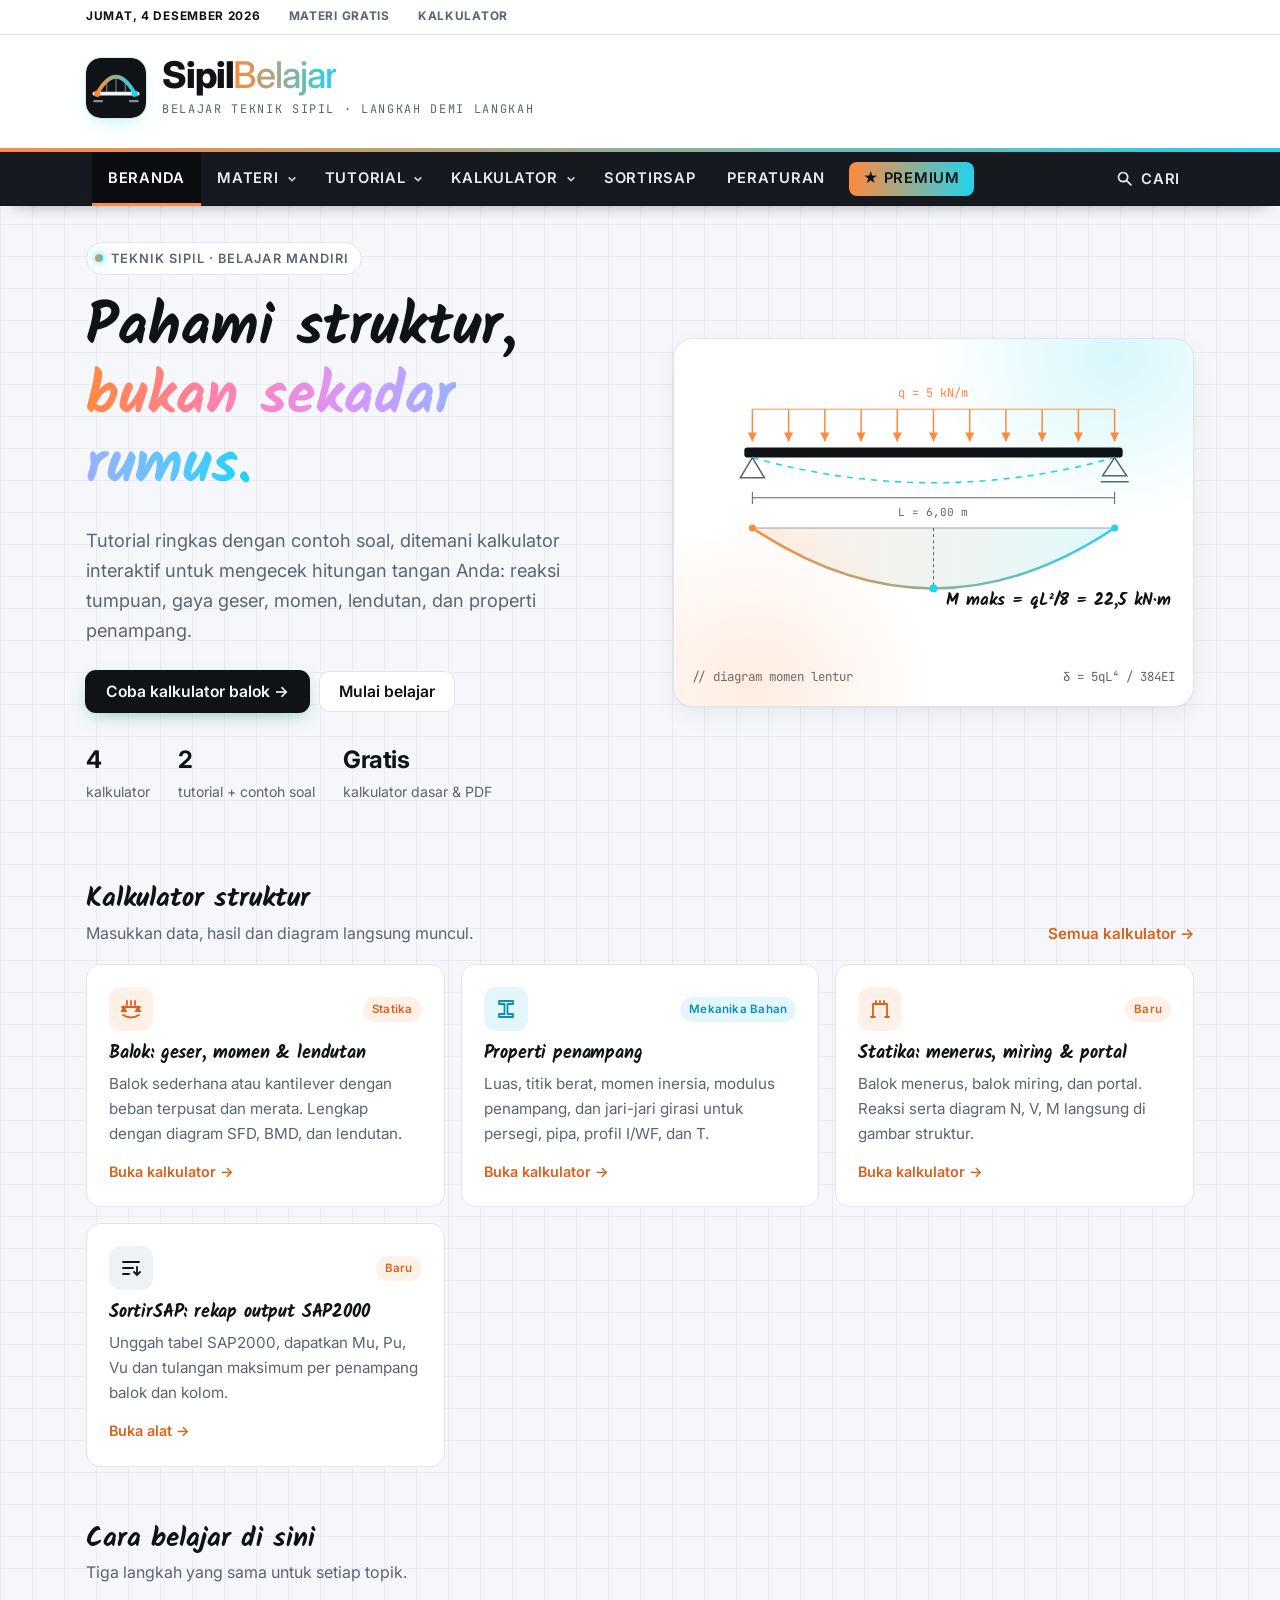
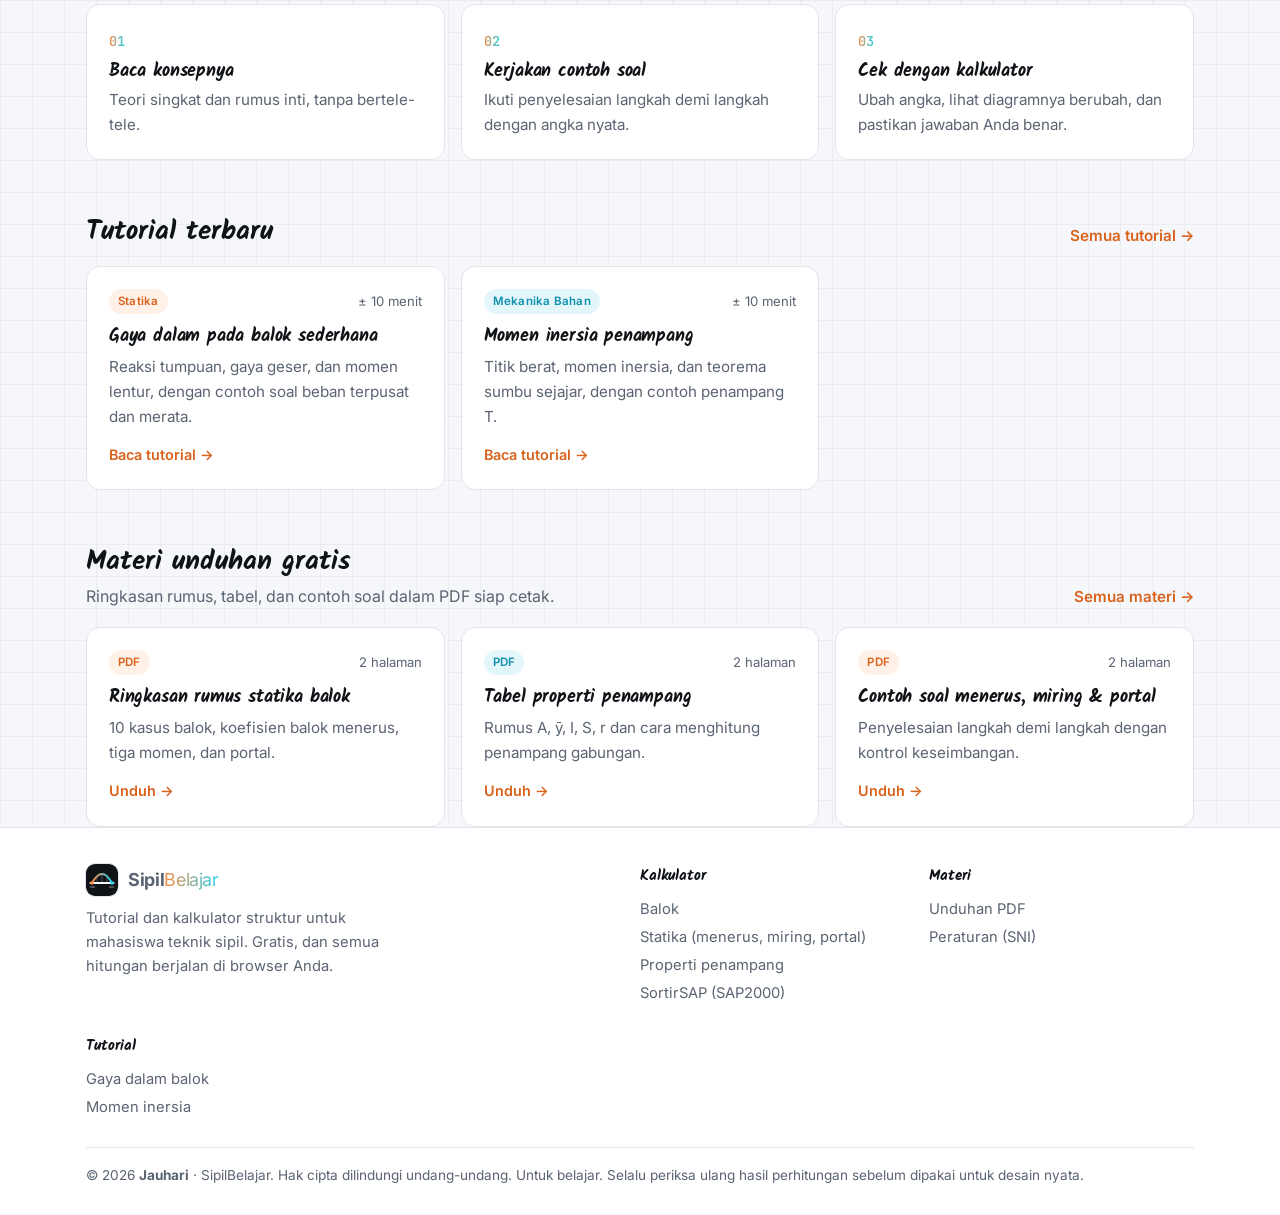
<file: index.html>
<!doctype html>
<html lang="id">
<head>
  <meta charset="utf-8">
  <meta name="viewport" content="width=device-width, initial-scale=1">
  <title>SipilBelajar</title>
  <!-- preview -->
  <meta name="author" content="Jauhari">
  <meta name="copyright" content="© 2026 Jauhari">
  <meta name="description" content="Tutorial papan tulis, contoh soal, dan kalkulator struktur interaktif: reaksi tumpuan, gaya geser, momen, lendutan, portal, dan properti penampang.">
  <link rel="canonical" href="https://sipilbelajar.netlify.app/">
  <meta name="theme-color" content="#0f1216">
  <meta property="og:type" content="website">
  <meta property="og:site_name" content="SipilBelajar">
  <meta property="og:locale" content="id_ID">
  <meta property="og:title" content="SipilBelajar · Belajar teknik sipil langkah demi langkah">
  <meta property="og:description" content="Tutorial papan tulis, contoh soal, dan kalkulator struktur interaktif: reaksi tumpuan, gaya geser, momen, lendutan, portal, dan properti penampang.">
  <meta property="og:url" content="https://sipilbelajar.netlify.app/">
  <meta property="og:image" content="https://sipilbelajar.netlify.app/assets/og-image.png">
  <meta property="og:image:width" content="1200">
  <meta property="og:image:height" content="630">
  <meta property="og:image:alt" content="SipilBelajar: Pahami struktur, bukan sekadar rumus.">
  <meta name="twitter:card" content="summary_large_image">
  <meta name="twitter:title" content="SipilBelajar · Belajar teknik sipil langkah demi langkah">
  <meta name="twitter:description" content="Tutorial papan tulis, contoh soal, dan kalkulator struktur interaktif: reaksi tumpuan, gaya geser, momen, lendutan, portal, dan properti penampang.">
  <meta name="twitter:image" content="https://sipilbelajar.netlify.app/assets/og-image.png">
  <!-- /preview -->
  <link rel="icon" type="image/svg+xml" href="assets/logo.svg">
  <link rel="preconnect" href="https://fonts.googleapis.com">
  <link rel="preconnect" href="https://fonts.gstatic.com" crossorigin>
  <link rel="stylesheet" href="https://fonts.googleapis.com/css2?family=Cabin+Sketch:wght@400;700&family=Inter:wght@400;500;600;700;800&family=JetBrains+Mono:wght@400;600&family=Kalam:wght@400;700&display=swap">
  <link rel="stylesheet" href="assets/style.css">
</head>
<body data-root="" data-page="home">
<main class="wrap">
  <section class="hero">
    <div>
      <span class="eyebrow">Teknik Sipil · Belajar mandiri</span>
      <h1>Pahami struktur, <span class="grad-text">bukan sekadar rumus.</span></h1>
      <p class="lead">Tutorial ringkas dengan contoh soal, ditemani kalkulator interaktif untuk mengecek hitungan tangan Anda: reaksi tumpuan, gaya geser, momen, lendutan, dan properti penampang.</p>
      <div class="btn-row">
        <a class="btn primary" href="kalkulator/balok.html">Coba kalkulator balok →</a>
        <a class="btn secondary" href="tutorial/index.html">Mulai belajar</a>
      </div>
      <div class="stats-row">
        <div><b>4</b>kalkulator</div>
        <div><b>2</b>tutorial + contoh soal</div>
        <div><b>Gratis</b>kalkulator dasar &amp; PDF</div>
      </div>
    </div>

    <div class="hero-art" aria-hidden="true">
      <svg viewBox="0 0 480 300">
        <defs>
          <linearGradient id="hg" x1="0" x2="1"><stop offset="0" stop-color="#ff8a3d"/><stop offset="1" stop-color="#22d3ee"/></linearGradient>
          <marker id="ha" viewBox="0 0 10 10" refX="5" refY="10" markerWidth="6" markerHeight="6"><path d="M0 0L5 10L10 0Z" fill="#ff8a3d"/></marker>
        </defs>
        <!-- beban merata -->
        <g stroke="#ff8a3d" stroke-width="1.5">
          <path d="M60 52H420" stroke-opacity=".6"/>
          <path d="M60 52V84" marker-end="url(#ha)"/>
          <path d="M96 52V84" marker-end="url(#ha)"/>
          <path d="M132 52V84" marker-end="url(#ha)"/>
          <path d="M168 52V84" marker-end="url(#ha)"/>
          <path d="M204 52V84" marker-end="url(#ha)"/>
          <path d="M240 52V84" marker-end="url(#ha)"/>
          <path d="M276 52V84" marker-end="url(#ha)"/>
          <path d="M312 52V84" marker-end="url(#ha)"/>
          <path d="M348 52V84" marker-end="url(#ha)"/>
          <path d="M384 52V84" marker-end="url(#ha)"/>
          <path d="M420 52V84" marker-end="url(#ha)"/>
        </g>
        <text x="240" y="40" text-anchor="middle" font-family="JetBrains Mono, monospace" font-size="12" fill="#ff8a3d">q = 5 kN/m</text>
        <!-- balok -->
        <rect x="52" y="90" width="376" height="10" rx="3" fill="currentColor" style="color:var(--text)"/>
        <!-- lendutan (animasi) -->
        <path class="dash-anim" d="M60 100Q240 150 420 100" fill="none" stroke="#22d3ee" stroke-width="1.6"/>
        <!-- tumpuan -->
        <path d="M60 100l-12 20h24z M420 100l-12 18h24z" fill="none" stroke="currentColor" style="color:var(--muted)" stroke-width="1.5"/>
        <path d="M406 124h28" stroke="currentColor" style="color:var(--muted)" stroke-width="1.5"/>
        <!-- dimensi -->
        <path d="M60 140H420M60 134v12M420 134v12" stroke="currentColor" style="color:var(--muted)" stroke-width="1" />
        <text x="240" y="158" text-anchor="middle" font-family="JetBrains Mono, monospace" font-size="11" fill="currentColor" style="color:var(--muted)">L = 6,00 m</text>
        <!-- BMD -->
        <path d="M60 170Q240 290 420 170Z" fill="url(#hg)" fill-opacity=".14"/>
        <path d="M60 170Q240 290 420 170" fill="none" stroke="url(#hg)" stroke-width="2.5" stroke-linecap="round"/>
        <path d="M60 170H420" stroke="currentColor" style="color:var(--muted)" stroke-opacity=".6"/>
        <path d="M240 170V230" stroke="currentColor" style="color:var(--muted)" stroke-dasharray="3 3"/>
        <circle cx="240" cy="230" r="4" fill="#22d3ee"/>
        <text x="252" y="246" font-family="Kalam, cursive" font-weight="700" font-size="17" fill="currentColor" style="color:var(--text)">M maks = qL²/8 = 22,5 kN·m</text>
        <circle cx="60" cy="170" r="3.5" fill="#ff8a3d"/><circle cx="420" cy="170" r="3.5" fill="#22d3ee"/>
      </svg>
      <div class="cap"><span>// diagram momen lentur</span><span>δ = 5qL⁴ / 384EI</span></div>
    </div>
  </section>

  <div class="section-head">
    <div><h2>Kalkulator struktur</h2><p>Masukkan data, hasil dan diagram langsung muncul.</p></div>
    <a href="kalkulator/index.html">Semua kalkulator →</a>
  </div>
  <div class="grid">
    <a class="card" href="kalkulator/balok.html">
      <div class="card-top">
        <span class="icon o"><svg viewBox="0 0 24 24" fill="none" stroke="currentColor" stroke-width="1.8" stroke-linecap="round"><path d="M3 10h18"/><path d="M5 10l-2 4h4z M19 10l-2 4h4z"/><path d="M8 4v4M12 4v4M16 4v4"/><path d="M4 18q8 5 16 0"/></svg></span>
        <span class="tag">Statika</span>
      </div>
      <h3>Balok: geser, momen &amp; lendutan</h3>
      <p>Balok sederhana atau kantilever dengan beban terpusat dan merata. Lengkap dengan diagram SFD, BMD, dan lendutan.</p>
      <span class="go">Buka kalkulator →</span>
    </a>
    <a class="card" href="kalkulator/penampang.html">
      <div class="card-top">
        <span class="icon c"><svg viewBox="0 0 24 24" fill="none" stroke="currentColor" stroke-width="1.8" stroke-linejoin="round"><path d="M5 4h14v3h-5.5v10H19v3H5v-3h5.5V7H5z"/></svg></span>
        <span class="tag c">Mekanika Bahan</span>
      </div>
      <h3>Properti penampang</h3>
      <p>Luas, titik berat, momen inersia, modulus penampang, dan jari-jari girasi untuk persegi, pipa, profil I/WF, dan T.</p>
      <span class="go">Buka kalkulator →</span>
    </a>
        <a class="card" href="kalkulator/statika.html">
      <div class="card-top">
        <span class="icon o"><svg viewBox="0 0 24 24" fill="none" stroke="currentColor" stroke-width="1.8" stroke-linecap="round" stroke-linejoin="round"><path d="M5 20V7h14v13"/><path d="M3 20h4M17 20h4"/><path d="M8 4v3M12 4v3M16 4v3"/></svg></span>
        <span class="tag">Baru</span>
      </div>
      <h3>Statika: menerus, miring &amp; portal</h3>
      <p>Balok menerus, balok miring, dan portal. Reaksi serta diagram N, V, M langsung di gambar struktur.</p>
      <span class="go">Buka kalkulator →</span>
    </a>
    <a class="card" href="kalkulator/sortir-sap/">
      <div class="card-top">
        <span class="icon"><svg viewBox="0 0 24 24" fill="none" stroke="currentColor" stroke-width="1.8" stroke-linecap="round"><path d="M4 6h16M4 12h10M4 18h6"/><path d="M18 11v8M15 16l3 3 3-3"/></svg></span>
        <span class="tag">Baru</span>
      </div>
      <h3>SortirSAP: rekap output SAP2000</h3>
      <p>Unggah tabel SAP2000, dapatkan Mu, Pu, Vu dan tulangan maksimum per penampang balok dan kolom.</p>
      <span class="go">Buka alat →</span>
    </a>
  </div>

  <div class="section-head">
    <div><h2>Cara belajar di sini</h2><p>Tiga langkah yang sama untuk setiap topik.</p></div>
  </div>
  <div class="steps">
    <div class="step"><h3>Baca konsepnya</h3><p>Teori singkat dan rumus inti, tanpa bertele-tele.</p></div>
    <div class="step"><h3>Kerjakan contoh soal</h3><p>Ikuti penyelesaian langkah demi langkah dengan angka nyata.</p></div>
    <div class="step"><h3>Cek dengan kalkulator</h3><p>Ubah angka, lihat diagramnya berubah, dan pastikan jawaban Anda benar.</p></div>
  </div>

  <div class="section-head">
    <div><h2>Tutorial terbaru</h2></div>
    <a href="tutorial/index.html">Semua tutorial →</a>
  </div>
  <div class="grid">
    <a class="card" href="tutorial/balok-sederhana.html">
      <div class="card-top"><span class="tag">Statika</span><span class="muted" style="font-size:.82rem">± 10 menit</span></div>
      <h3>Gaya dalam pada balok sederhana</h3>
      <p>Reaksi tumpuan, gaya geser, dan momen lentur, dengan contoh soal beban terpusat dan merata.</p>
      <span class="go">Baca tutorial →</span>
    </a>
    <a class="card" href="tutorial/momen-inersia.html">
      <div class="card-top"><span class="tag c">Mekanika Bahan</span><span class="muted" style="font-size:.82rem">± 10 menit</span></div>
      <h3>Momen inersia penampang</h3>
      <p>Titik berat, momen inersia, dan teorema sumbu sejajar, dengan contoh penampang T.</p>
      <span class="go">Baca tutorial →</span>
    </a>
  </div>

  <div class="section-head">
    <div><h2>Materi unduhan gratis</h2><p>Ringkasan rumus, tabel, dan contoh soal dalam PDF siap cetak.</p></div>
    <a href="materi/index.html">Semua materi →</a>
  </div>
  <div class="grid">
    <a class="card" href="materi/pdf/ringkasan-rumus-statika-balok.pdf" download>
      <div class="card-top"><span class="tag">PDF</span><span class="muted" style="font-size:.82rem">2 halaman</span></div>
      <h3>Ringkasan rumus statika balok</h3><p>10 kasus balok, koefisien balok menerus, tiga momen, dan portal.</p><span class="go">Unduh →</span>
    </a>
    <a class="card" href="materi/pdf/tabel-properti-penampang.pdf" download>
      <div class="card-top"><span class="tag c">PDF</span><span class="muted" style="font-size:.82rem">2 halaman</span></div>
      <h3>Tabel properti penampang</h3><p>Rumus A, ȳ, I, S, r dan cara menghitung penampang gabungan.</p><span class="go">Unduh →</span>
    </a>
    <a class="card" href="materi/pdf/contoh-soal-menerus-miring-portal.pdf" download>
      <div class="card-top"><span class="tag">PDF</span><span class="muted" style="font-size:.82rem">2 halaman</span></div>
      <h3>Contoh soal menerus, miring &amp; portal</h3><p>Penyelesaian langkah demi langkah dengan kontrol keseimbangan.</p><span class="go">Unduh →</span>
    </a>
  </div>
</main>
<script src="assets/layout.js"></script>
</body>
</html>
</file>
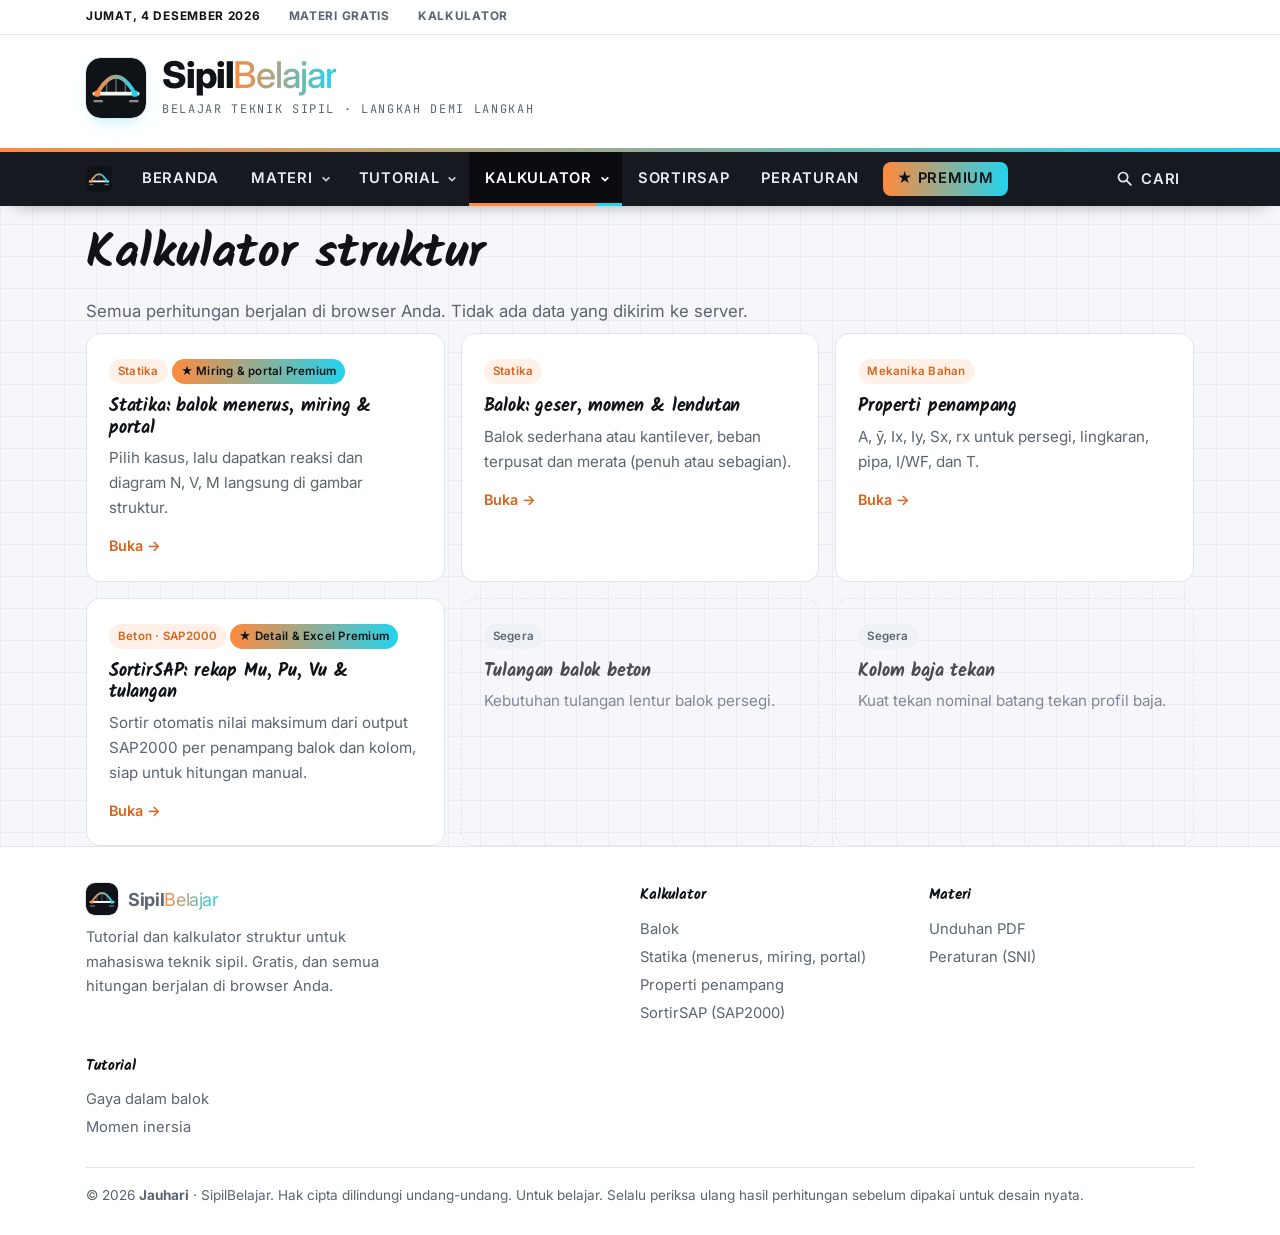
<file: kalkulator/index.html>
<!doctype html>
<html lang="id">
<head>
  <meta charset="utf-8">
  <meta name="viewport" content="width=device-width, initial-scale=1">
  <title>Kalkulator · SipilBelajar</title>
  <!-- preview -->
  <meta name="author" content="Jauhari">
  <meta name="copyright" content="© 2026 Jauhari">
  <meta name="description" content="Kalkulator teknik sipil gratis: balok, statika (balok menerus, miring, portal), dan properti penampang.">
  <link rel="canonical" href="https://sipilbelajar.netlify.app/kalkulator/index.html">
  <meta name="theme-color" content="#0f1216">
  <meta property="og:type" content="website">
  <meta property="og:site_name" content="SipilBelajar">
  <meta property="og:locale" content="id_ID">
  <meta property="og:title" content="Kalkulator struktur · SipilBelajar">
  <meta property="og:description" content="Kalkulator teknik sipil gratis: balok, statika (balok menerus, miring, portal), dan properti penampang.">
  <meta property="og:url" content="https://sipilbelajar.netlify.app/kalkulator/index.html">
  <meta property="og:image" content="https://sipilbelajar.netlify.app/assets/og-image.png">
  <meta property="og:image:width" content="1200">
  <meta property="og:image:height" content="630">
  <meta property="og:image:alt" content="SipilBelajar: Pahami struktur, bukan sekadar rumus.">
  <meta name="twitter:card" content="summary_large_image">
  <meta name="twitter:title" content="Kalkulator struktur · SipilBelajar">
  <meta name="twitter:description" content="Kalkulator teknik sipil gratis: balok, statika (balok menerus, miring, portal), dan properti penampang.">
  <meta name="twitter:image" content="https://sipilbelajar.netlify.app/assets/og-image.png">
  <!-- /preview -->
  <link rel="icon" type="image/svg+xml" href="../assets/logo.svg">
  <link rel="preconnect" href="https://fonts.googleapis.com">
  <link rel="preconnect" href="https://fonts.gstatic.com" crossorigin>
  <link rel="stylesheet" href="https://fonts.googleapis.com/css2?family=Cabin+Sketch:wght@400;700&family=Inter:wght@400;500;600;700;800&family=JetBrains+Mono:wght@400;600&family=Kalam:wght@400;700&display=swap">
  <link rel="stylesheet" href="../assets/style.css">
</head>
<body data-root="../" data-page="kalkulator">
<main class="wrap">
  <header class="page-head">
    <h1>Kalkulator struktur</h1>
    <p>Semua perhitungan berjalan di browser Anda. Tidak ada data yang dikirim ke server.</p>
  </header>
  <div class="grid">
    <a class="card" href="statika.html">
      <span class="tag">Statika</span> <span class="tag pro">★ Miring &amp; portal Premium</span>
      <h3>Statika: balok menerus, miring &amp; portal</h3>
      <p>Pilih kasus, lalu dapatkan reaksi dan diagram N, V, M langsung di gambar struktur.</p>
      <span class="go">Buka →</span>
    </a>
    <a class="card" href="balok.html">
      <span class="tag">Statika</span>
      <h3>Balok: geser, momen &amp; lendutan</h3>
      <p>Balok sederhana atau kantilever, beban terpusat dan merata (penuh atau sebagian).</p>
      <span class="go">Buka →</span>
    </a>
    <a class="card" href="penampang.html">
      <span class="tag">Mekanika Bahan</span>
      <h3>Properti penampang</h3>
      <p>A, ȳ, Ix, Iy, Sx, rx untuk persegi, lingkaran, pipa, I/WF, dan T.</p>
      <span class="go">Buka →</span>
    </a>
    <a class="card" href="sortir-sap/">
      <span class="tag">Beton · SAP2000</span> <span class="tag pro">★ Detail &amp; Excel Premium</span>
      <h3>SortirSAP: rekap Mu, Pu, Vu &amp; tulangan</h3>
      <p>Sortir otomatis nilai maksimum dari output SAP2000 per penampang balok dan kolom, siap untuk hitungan manual.</p>
      <span class="go">Buka →</span>
    </a>
    <div class="card soon"><span class="tag soon">Segera</span><h3>Tulangan balok beton</h3><p>Kebutuhan tulangan lentur balok persegi.</p></div>
    <div class="card soon"><span class="tag soon">Segera</span><h3>Kolom baja tekan</h3><p>Kuat tekan nominal batang tekan profil baja.</p></div>
  </div>
</main>
<script src="../assets/layout.js"></script>
</body>
</html>
</file>
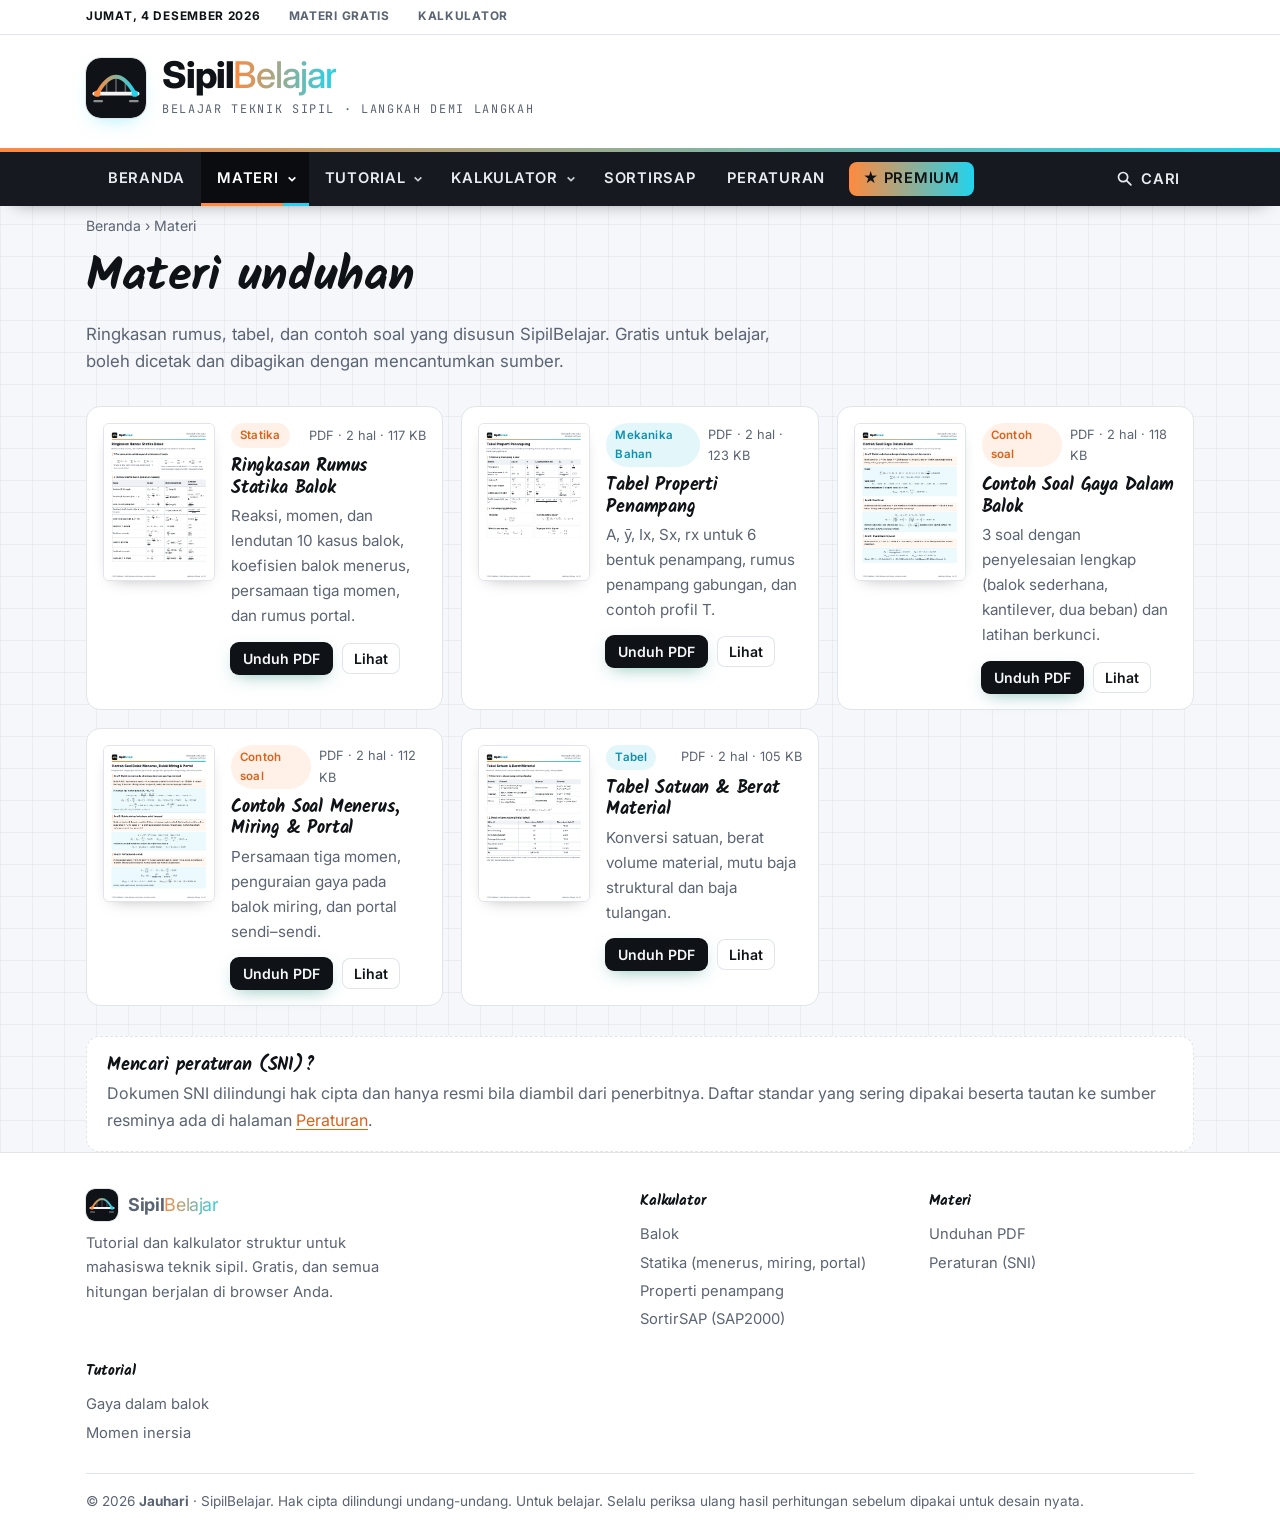
<file: materi/index.html>
<!doctype html>
<html lang="id">
<head>
  <meta charset="utf-8">
  <meta name="viewport" content="width=device-width, initial-scale=1">
  <title>Materi Unduhan · SipilBelajar</title>
  <!-- preview -->
  <meta name="author" content="Jauhari">
  <meta name="copyright" content="© 2026 Jauhari">
  <meta name="description" content="Unduh gratis ringkasan rumus, tabel, dan contoh soal teknik sipil dalam format PDF.">
  <link rel="canonical" href="https://sipilbelajar.netlify.app/materi/index.html">
  <meta name="theme-color" content="#0f1216">
  <meta property="og:type" content="website">
  <meta property="og:site_name" content="SipilBelajar">
  <meta property="og:locale" content="id_ID">
  <meta property="og:title" content="Materi unduhan gratis · SipilBelajar">
  <meta property="og:description" content="Unduh gratis ringkasan rumus, tabel, dan contoh soal teknik sipil dalam format PDF.">
  <meta property="og:url" content="https://sipilbelajar.netlify.app/materi/index.html">
  <meta property="og:image" content="https://sipilbelajar.netlify.app/assets/og-image.png">
  <meta property="og:image:width" content="1200">
  <meta property="og:image:height" content="630">
  <meta property="og:image:alt" content="SipilBelajar: Pahami struktur, bukan sekadar rumus.">
  <meta name="twitter:card" content="summary_large_image">
  <meta name="twitter:title" content="Materi unduhan gratis · SipilBelajar">
  <meta name="twitter:description" content="Unduh gratis ringkasan rumus, tabel, dan contoh soal teknik sipil dalam format PDF.">
  <meta name="twitter:image" content="https://sipilbelajar.netlify.app/assets/og-image.png">
  <!-- /preview -->
  <link rel="icon" type="image/svg+xml" href="../assets/logo.svg">
  <link rel="preconnect" href="https://fonts.googleapis.com">
  <link rel="preconnect" href="https://fonts.gstatic.com" crossorigin>
  <link rel="stylesheet" href="https://fonts.googleapis.com/css2?family=Cabin+Sketch:wght@400;700&family=Inter:wght@400;500;600;700;800&family=JetBrains+Mono:wght@400;600&family=Kalam:wght@400;700&display=swap">
  <link rel="stylesheet" href="../assets/style.css">
</head>
<body data-root="../" data-page="materi">
<main class="wrap">
  <header class="page-head">
    <div class="breadcrumb"><a href="../index.html">Beranda</a> › Materi</div>
    <h1>Materi unduhan</h1>
    <p>Ringkasan rumus, tabel, dan contoh soal yang disusun SipilBelajar. Gratis untuk belajar, boleh dicetak dan dibagikan dengan mencantumkan sumber.</p>
  </header>
  <div class="dl-grid">
    <article class="card dl-card">
      <a class="dl-thumb" href="pdf/ringkasan-rumus-statika-balok.pdf" target="_blank" rel="noopener"><img src="thumb/ringkasan-rumus-statika-balok.png" alt="Sampul Ringkasan Rumus Statika Balok" loading="lazy" width="331" height="468"></a>
      <div class="dl-body">
        <div class="card-top"><span class="tag ">Statika</span><span class="muted" style="font-size:.8rem">PDF · 2 hal · 117 KB</span></div>
        <h3>Ringkasan Rumus Statika Balok</h3>
        <p>Reaksi, momen, dan lendutan 10 kasus balok, koefisien balok menerus, persamaan tiga momen, dan rumus portal.</p>
        <div class="btn-row" style="margin:14px 0 0">
          <a class="btn primary small" href="pdf/ringkasan-rumus-statika-balok.pdf" download>Unduh PDF</a>
          <a class="btn secondary small" href="pdf/ringkasan-rumus-statika-balok.pdf" target="_blank" rel="noopener">Lihat</a>
        </div>
      </div>
    </article>
    <article class="card dl-card">
      <a class="dl-thumb" href="pdf/tabel-properti-penampang.pdf" target="_blank" rel="noopener"><img src="thumb/tabel-properti-penampang.png" alt="Sampul Tabel Properti Penampang" loading="lazy" width="331" height="468"></a>
      <div class="dl-body">
        <div class="card-top"><span class="tag c">Mekanika Bahan</span><span class="muted" style="font-size:.8rem">PDF · 2 hal · 123 KB</span></div>
        <h3>Tabel Properti Penampang</h3>
        <p>A, ȳ, Ix, Sx, rx untuk 6 bentuk penampang, rumus penampang gabungan, dan contoh profil T.</p>
        <div class="btn-row" style="margin:14px 0 0">
          <a class="btn primary small" href="pdf/tabel-properti-penampang.pdf" download>Unduh PDF</a>
          <a class="btn secondary small" href="pdf/tabel-properti-penampang.pdf" target="_blank" rel="noopener">Lihat</a>
        </div>
      </div>
    </article>
    <article class="card dl-card">
      <a class="dl-thumb" href="pdf/contoh-soal-gaya-dalam-balok.pdf" target="_blank" rel="noopener"><img src="thumb/contoh-soal-gaya-dalam-balok.png" alt="Sampul Contoh Soal Gaya Dalam Balok" loading="lazy" width="331" height="468"></a>
      <div class="dl-body">
        <div class="card-top"><span class="tag ">Contoh soal</span><span class="muted" style="font-size:.8rem">PDF · 2 hal · 118 KB</span></div>
        <h3>Contoh Soal Gaya Dalam Balok</h3>
        <p>3 soal dengan penyelesaian lengkap (balok sederhana, kantilever, dua beban) dan latihan berkunci.</p>
        <div class="btn-row" style="margin:14px 0 0">
          <a class="btn primary small" href="pdf/contoh-soal-gaya-dalam-balok.pdf" download>Unduh PDF</a>
          <a class="btn secondary small" href="pdf/contoh-soal-gaya-dalam-balok.pdf" target="_blank" rel="noopener">Lihat</a>
        </div>
      </div>
    </article>
    <article class="card dl-card">
      <a class="dl-thumb" href="pdf/contoh-soal-menerus-miring-portal.pdf" target="_blank" rel="noopener"><img src="thumb/contoh-soal-menerus-miring-portal.png" alt="Sampul Contoh Soal Menerus, Miring & Portal" loading="lazy" width="331" height="468"></a>
      <div class="dl-body">
        <div class="card-top"><span class="tag ">Contoh soal</span><span class="muted" style="font-size:.8rem">PDF · 2 hal · 112 KB</span></div>
        <h3>Contoh Soal Menerus, Miring & Portal</h3>
        <p>Persamaan tiga momen, penguraian gaya pada balok miring, dan portal sendi–sendi.</p>
        <div class="btn-row" style="margin:14px 0 0">
          <a class="btn primary small" href="pdf/contoh-soal-menerus-miring-portal.pdf" download>Unduh PDF</a>
          <a class="btn secondary small" href="pdf/contoh-soal-menerus-miring-portal.pdf" target="_blank" rel="noopener">Lihat</a>
        </div>
      </div>
    </article>
    <article class="card dl-card">
      <a class="dl-thumb" href="pdf/tabel-satuan-dan-berat-material.pdf" target="_blank" rel="noopener"><img src="thumb/tabel-satuan-dan-berat-material.png" alt="Sampul Tabel Satuan & Berat Material" loading="lazy" width="331" height="468"></a>
      <div class="dl-body">
        <div class="card-top"><span class="tag c">Tabel</span><span class="muted" style="font-size:.8rem">PDF · 2 hal · 105 KB</span></div>
        <h3>Tabel Satuan & Berat Material</h3>
        <p>Konversi satuan, berat volume material, mutu baja struktural dan baja tulangan.</p>
        <div class="btn-row" style="margin:14px 0 0">
          <a class="btn primary small" href="pdf/tabel-satuan-dan-berat-material.pdf" download>Unduh PDF</a>
          <a class="btn secondary small" href="pdf/tabel-satuan-dan-berat-material.pdf" target="_blank" rel="noopener">Lihat</a>
        </div>
      </div>
    </article>
  </div>
  <div class="note-plain">
    <h3>Mencari peraturan (SNI)?</h3>
    <p>Dokumen SNI dilindungi hak cipta dan hanya resmi bila diambil dari penerbitnya. Daftar standar yang sering dipakai beserta tautan ke sumber resminya ada di halaman <a href="../peraturan.html">Peraturan</a>.</p>
  </div>
</main>
<script src="../assets/layout.js"></script>
</body>
</html>
</file>
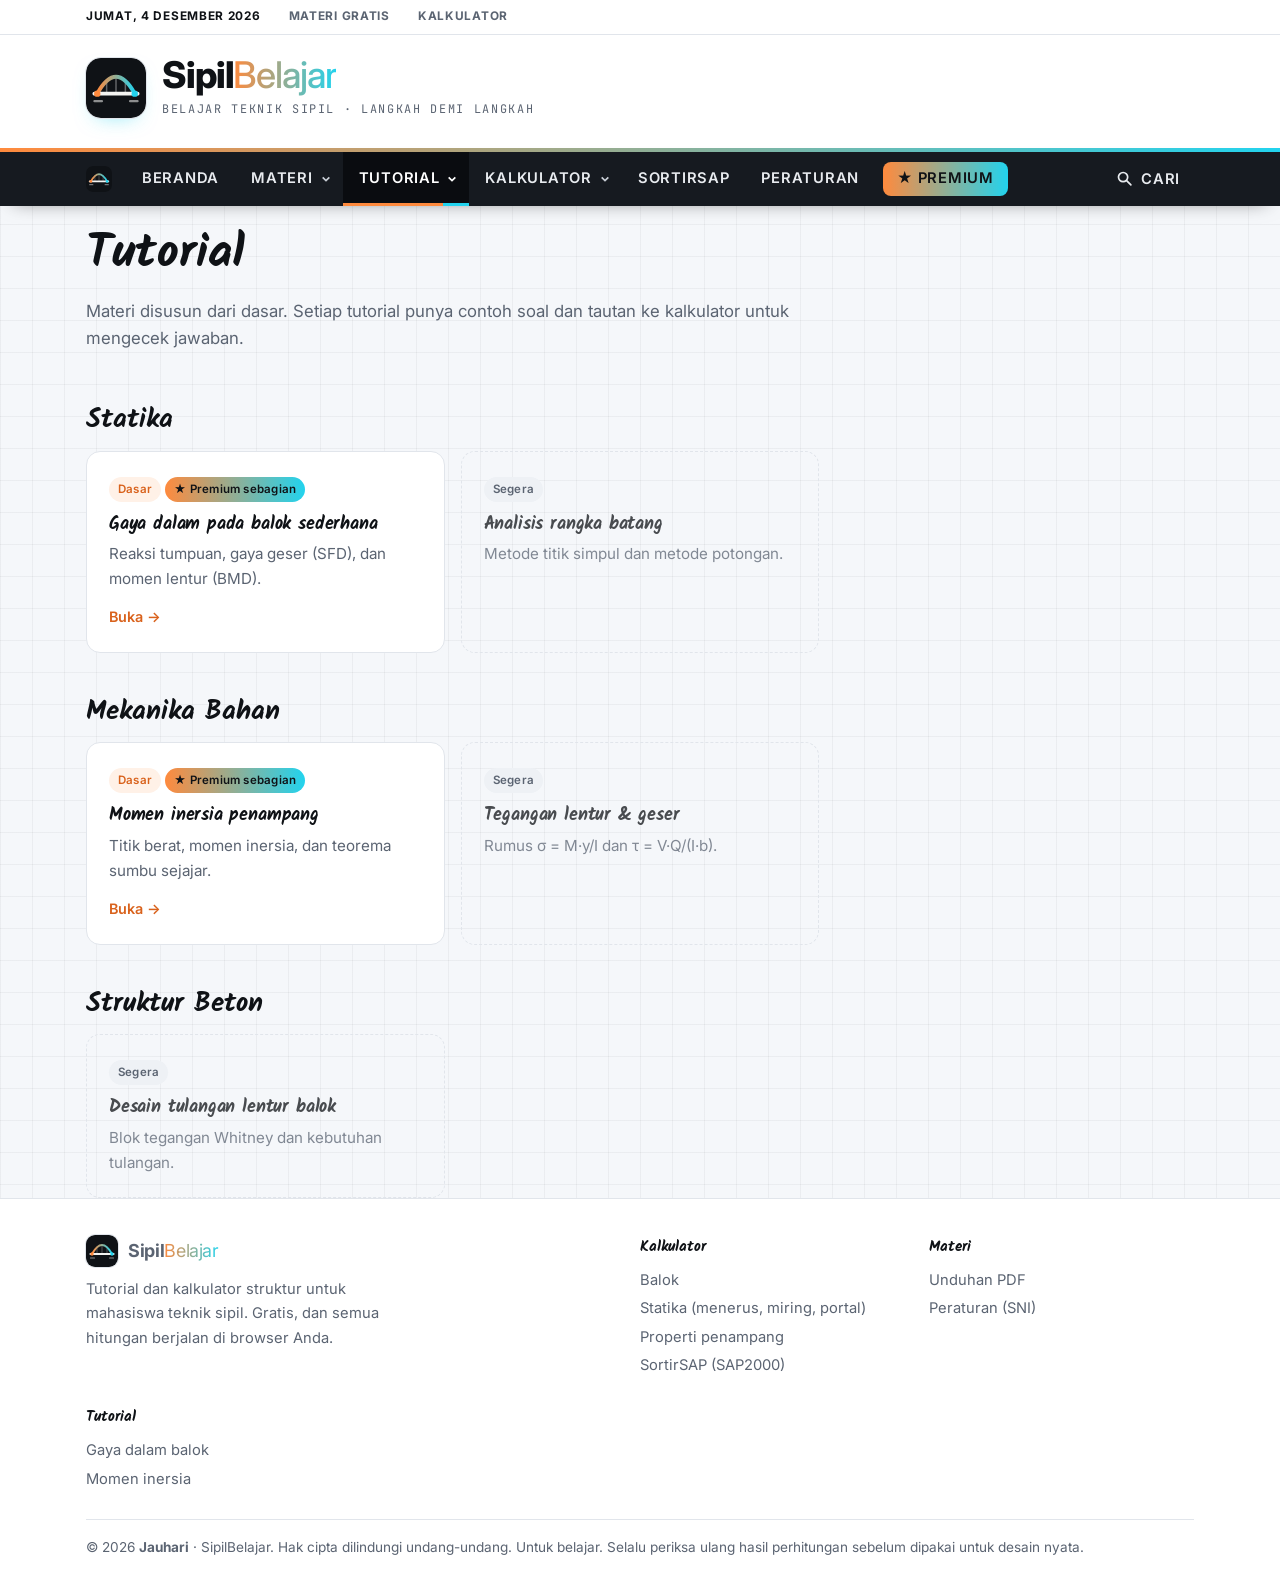
<file: tutorial/index.html>
<!doctype html>
<html lang="id">
<head>
  <meta charset="utf-8">
  <meta name="viewport" content="width=device-width, initial-scale=1">
  <title>Tutorial · SipilBelajar</title>
  <!-- preview -->
  <meta name="author" content="Jauhari">
  <meta name="copyright" content="© 2026 Jauhari">
  <meta name="description" content="Tutorial gaya papan tulis lengkap dengan contoh soal dan animasi: statika dan mekanika bahan.">
  <link rel="canonical" href="https://sipilbelajar.netlify.app/tutorial/index.html">
  <meta name="theme-color" content="#0f1216">
  <meta property="og:type" content="website">
  <meta property="og:site_name" content="SipilBelajar">
  <meta property="og:locale" content="id_ID">
  <meta property="og:title" content="Tutorial teknik sipil · SipilBelajar">
  <meta property="og:description" content="Tutorial gaya papan tulis lengkap dengan contoh soal dan animasi: statika dan mekanika bahan.">
  <meta property="og:url" content="https://sipilbelajar.netlify.app/tutorial/index.html">
  <meta property="og:image" content="https://sipilbelajar.netlify.app/assets/og-image.png">
  <meta property="og:image:width" content="1200">
  <meta property="og:image:height" content="630">
  <meta property="og:image:alt" content="SipilBelajar: Pahami struktur, bukan sekadar rumus.">
  <meta name="twitter:card" content="summary_large_image">
  <meta name="twitter:title" content="Tutorial teknik sipil · SipilBelajar">
  <meta name="twitter:description" content="Tutorial gaya papan tulis lengkap dengan contoh soal dan animasi: statika dan mekanika bahan.">
  <meta name="twitter:image" content="https://sipilbelajar.netlify.app/assets/og-image.png">
  <!-- /preview -->
  <link rel="icon" type="image/svg+xml" href="../assets/logo.svg">
  <link rel="preconnect" href="https://fonts.googleapis.com">
  <link rel="preconnect" href="https://fonts.gstatic.com" crossorigin>
  <link rel="stylesheet" href="https://fonts.googleapis.com/css2?family=Cabin+Sketch:wght@400;700&family=Inter:wght@400;500;600;700;800&family=JetBrains+Mono:wght@400;600&family=Kalam:wght@400;700&display=swap">
  <link rel="stylesheet" href="../assets/style.css">
</head>
<body data-root="../" data-page="tutorial">
<main class="wrap">
  <header class="page-head">
    <h1>Tutorial</h1>
    <p>Materi disusun dari dasar. Setiap tutorial punya contoh soal dan tautan ke kalkulator untuk mengecek jawaban.</p>
  </header>

  <h2>Statika</h2>
  <div class="grid">
    <a class="card" href="balok-sederhana.html">
      <span class="tag">Dasar</span> <span class="tag pro">★ Premium sebagian</span>
      <h3>Gaya dalam pada balok sederhana</h3>
      <p>Reaksi tumpuan, gaya geser (SFD), dan momen lentur (BMD).</p>
      <span class="go">Buka →</span>
    </a>
    <div class="card soon"><span class="tag soon">Segera</span><h3>Analisis rangka batang</h3><p>Metode titik simpul dan metode potongan.</p></div>
  </div>

  <h2>Mekanika Bahan</h2>
  <div class="grid">
    <a class="card" href="momen-inersia.html">
      <span class="tag">Dasar</span> <span class="tag pro">★ Premium sebagian</span>
      <h3>Momen inersia penampang</h3>
      <p>Titik berat, momen inersia, dan teorema sumbu sejajar.</p>
      <span class="go">Buka →</span>
    </a>
    <div class="card soon"><span class="tag soon">Segera</span><h3>Tegangan lentur &amp; geser</h3><p>Rumus σ = M·y/I dan τ = V·Q/(I·b).</p></div>
  </div>

  <h2>Struktur Beton</h2>
  <div class="grid">
    <div class="card soon"><span class="tag soon">Segera</span><h3>Desain tulangan lentur balok</h3><p>Blok tegangan Whitney dan kebutuhan tulangan.</p></div>
  </div>
</main>
<script src="../assets/layout.js"></script>
</body>
</html>
</file>
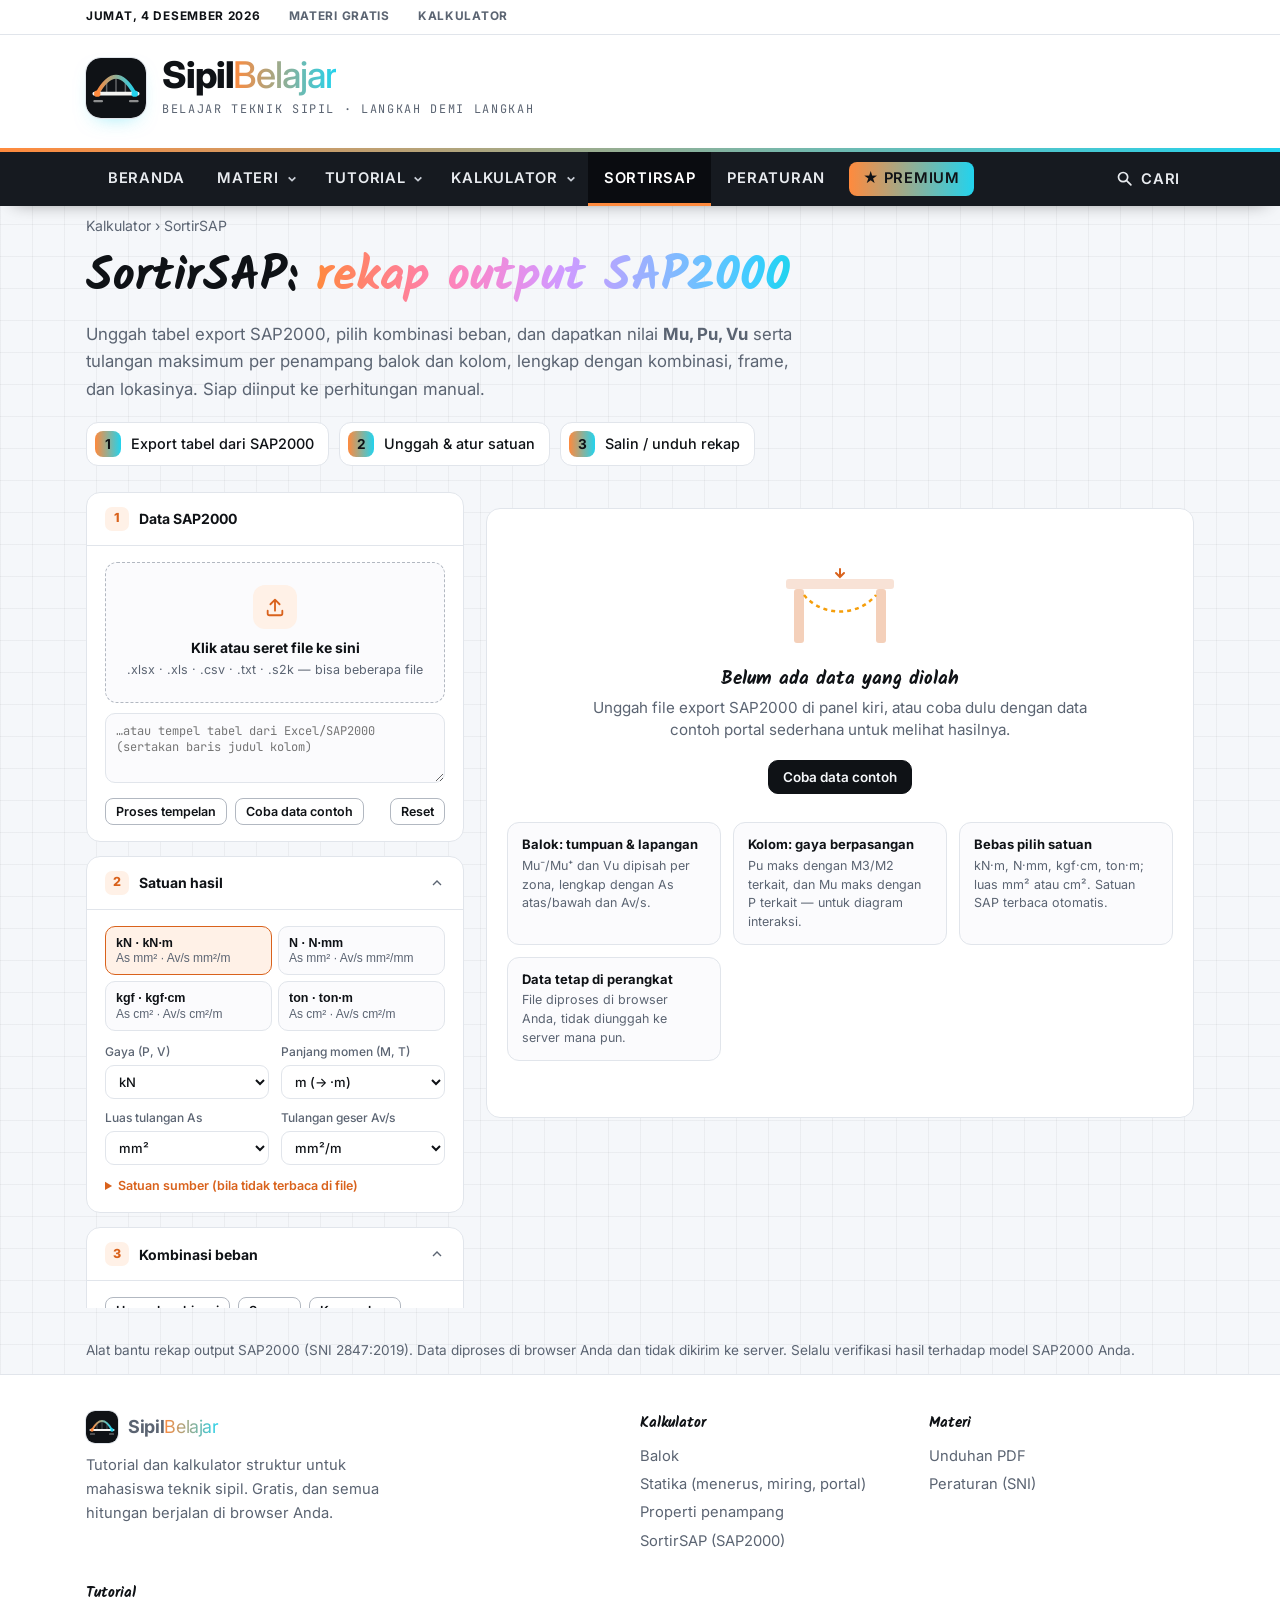
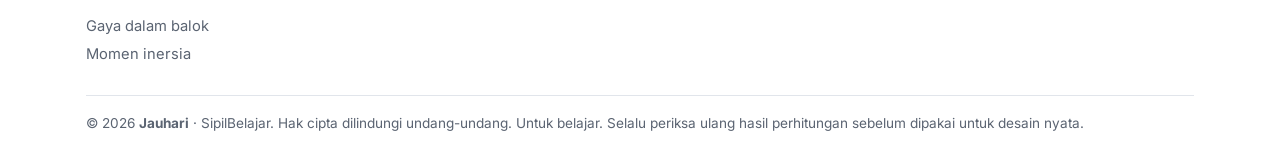
<file: kalkulator/sortir-sap/index.html>
<!DOCTYPE html>
<html lang="id">
<head>
<meta charset="utf-8">
<meta name="viewport" content="width=device-width, initial-scale=1">
<title>SortirSAP – Rekap Mu, Pu, Vu &amp; Tulangan dari SAP2000</title>
<meta name="author" content="Jauhari">
<link rel="canonical" href="https://sipilbelajar.netlify.app/kalkulator/sortir-sap/">
<meta property="og:title" content="SortirSAP · SipilBelajar">
<meta property="og:description" content="Rekap otomatis Mu, Pu, Vu dan tulangan maksimum dari output SAP2000 per penampang balok dan kolom.">
<meta property="og:url" content="https://sipilbelajar.netlify.app/kalkulator/sortir-sap/">
<meta property="og:site_name" content="SipilBelajar">
<meta property="og:type" content="website">
<meta property="og:locale" content="id_ID">
<meta property="og:image" content="https://sipilbelajar.netlify.app/assets/og-image.png">
<meta property="og:image:width" content="1200">
<meta property="og:image:height" content="630">
<meta name="twitter:card" content="summary_large_image">
<meta name="twitter:image" content="https://sipilbelajar.netlify.app/assets/og-image.png">
<link rel="icon" type="image/svg+xml" href="../../assets/logo.svg">
<meta name="copyright" content="© 2026 Jauhari — SipilBelajar">
<meta name="description" content="Sortir otomatis nilai Mu, Pu, Vu, Tu dan tulangan perlu maksimum dari output SAP2000 per penampang balok dan kolom, siap untuk perhitungan manual.">
<link rel="preconnect" href="https://fonts.googleapis.com"><link rel="preconnect" href="https://fonts.gstatic.com" crossorigin>
<link rel="stylesheet" href="https://fonts.googleapis.com/css2?family=Inter:wght@400;500;600;700;800&family=JetBrains+Mono:wght@400;600&family=Kalam:wght@400;700&display=swap">
<link rel="stylesheet" href="../../assets/style.css">
<script src="../../assets/vendor/xlsx-0.18.5.full.min.js"></script>
<style>
.ssap{
  --sf:var(--surface);--sf2:color-mix(in srgb,var(--surface) 55%,var(--bg));--ink:var(--text);--mu:var(--muted);--ln:var(--border);--ln2:color-mix(in srgb,var(--muted) 35%,var(--border));
  --pr:var(--accent);--pr2:var(--accent-soft);--prInk:#fff;--ac:#22d3ee;
  --ok:#0f8a5f;--okBg:#e7f6ef;--er:#c2352b;--erBg:#fdecea;--wr:#b45309;--wrBg:#fff4e0;
  --mom:#e8efff;--momI:#1d4ed8;--shr:#e3f6f4;--shrI:#0f766e;--tor:#f1ebff;--torI:#6d28d9;--reb:#fff3dc;--rebI:#a16207;--sti:#e8f7e9;--stiI:#15803d;
  --sh:none;--r:var(--radius);
  font-size:14px;line-height:1.5
}
@media (prefers-color-scheme: dark){:root:not([data-theme="light"]) .ssap{
  --ok:#4cc38a;--okBg:#10291f;--er:#ff8a80;--erBg:#331614;--wr:#fbbf24;--wrBg:#2e2210;
  --mom:#16264a;--momI:#8db8ff;--shr:#0f2a2a;--shrI:#5eead4;--tor:#231a3d;--torI:#c4b5fd;--reb:#2d2310;--rebI:#fcd34d;--sti:#11291a;--stiI:#86efac;--prInk:#0f1216}}
:root[data-theme="dark"] .ssap{
  --ok:#4cc38a;--okBg:#10291f;--er:#ff8a80;--erBg:#331614;--wr:#fbbf24;--wrBg:#2e2210;
  --mom:#16264a;--momI:#8db8ff;--shr:#0f2a2a;--shrI:#5eead4;--tor:#231a3d;--torI:#c4b5fd;--reb:#2d2310;--rebI:#fcd34d;--sti:#11291a;--stiI:#86efac;--prInk:#0f1216}

.ss-steps{display:flex;gap:10px;flex-wrap:wrap;margin-top:18px}
.ss-steps span{display:flex;align-items:center;gap:10px;background:var(--surface);border:1px solid var(--border);border-radius:12px;padding:8px 14px 8px 8px;font-size:.9rem;font-weight:500}
.ss-steps b{display:grid;place-items:center;width:26px;height:26px;border-radius:8px;background:var(--grad);color:#0f1216;font-size:.85rem}
.page-head h1 em{font-style:normal}
.ssap-foot{margin-top:8px;font-size:.85rem;color:var(--muted)}




.ssap .num,.ssap td,.ssap input[type=number]{font-family:"JetBrains Mono",ui-monospace,Consolas,monospace}



/* ---------- Header ---------- */

















/* ---------- Layout ---------- */
.ssap .layout{margin:18px 0 0;padding:0 0 24px;display:grid;grid-template-columns:380px minmax(0,1fr);gap:20px;align-items:start;position:relative;z-index:2}
@media(max-width:1100px){.ssap .layout{grid-template-columns:1fr}}
.ssap aside{display:grid;gap:14px}
@media(min-width:1101px){.ssap aside{position:sticky;top:14px;max-height:calc(100vh - 28px);overflow:auto;padding-right:2px}}
.ssap .card{background:var(--sf);border:1px solid var(--ln);border-radius:var(--r);box-shadow:var(--sh)}
.ssap .cbody{padding:16px 18px}
.ssap .chead{display:flex;align-items:center;gap:10px;padding:14px 18px;border-bottom:1px solid var(--ln);font-weight:700}
.ssap .chead .n{display:grid;place-items:center;width:24px;height:24px;border-radius:7px;background:var(--pr2);color:var(--pr);font-size:12.5px;font-weight:800}
.ssap .chead .sp{flex:1}
.ssap details.acc>summary{list-style:none;cursor:pointer}
.ssap details.acc>summary::-webkit-details-marker{display:none}
.ssap details.acc>summary .chev{transition:transform .2s;color:var(--mu)}
.ssap details.acc[open]>summary .chev{transform:rotate(180deg)}
.ssap details.acc:not([open])>summary{border-bottom:0}

/* ---------- Input ---------- */
.ssap #drop{border:1.5px dashed var(--ln2);border-radius:12px;padding:22px 14px;text-align:center;cursor:pointer;background:var(--sf2);transition:.15s}
.ssap #drop:hover,.ssap #drop.hov{border-color:var(--pr);background:var(--pr2)}
.ssap #drop .ico{width:44px;height:44px;border-radius:12px;background:var(--pr2);color:var(--pr);display:grid;place-items:center;margin:0 auto 8px}
.ssap #drop b{display:block;font-size:14px}
.ssap #drop span{color:var(--mu);font-size:12.5px}
.ssap textarea{width:100%;min-height:70px;margin-top:10px;font:12px "JetBrains Mono",monospace;background:var(--sf2);color:var(--ink);border:1px solid var(--ln);border-radius:10px;padding:9px 10px;resize:vertical}
.ssap textarea:focus,.ssap select:focus,.ssap input:focus{outline:2px solid color-mix(in srgb,var(--pr) 35%,transparent);outline-offset:1px;border-color:var(--pr)}
.ssap .btn{display:inline-flex;align-items:center;justify-content:center;gap:6px;background:var(--pr);color:var(--prInk);border:1px solid var(--pr);border-radius:10px;padding:8px 14px;font-weight:600;font-size:13.5px;cursor:pointer;transition:.15s}
.ssap .btn:hover{filter:brightness(1.08)}
.ssap .btn.gh{background:transparent;color:var(--ink);border-color:var(--ln2)}
.ssap .btn.gh:hover{background:var(--sf2);border-color:var(--pr);color:var(--pr)}
.ssap .btn.sm{padding:5px 10px;font-size:12.5px;border-radius:8px}
.ssap .btn.acc{background:var(--ac);border-color:var(--ac);color:#1b1300}
.ssap .bar{display:flex;gap:8px;flex-wrap:wrap;align-items:center}
.ssap .mt{margin-top:10px}
.ssap .status{margin-top:12px;font-size:12.5px;padding:8px 10px;border-radius:10px;background:var(--sf2);color:var(--mu);display:flex;gap:8px;align-items:flex-start}
.ssap .status.ok{background:var(--okBg);color:var(--ok)}.ssap .status.err{background:var(--erBg);color:var(--er)}
.ssap .status:empty{display:none}
.ssap .file{border:1px solid var(--ln);border-radius:10px;padding:9px 11px;margin-top:10px;background:var(--sf2)}
.ssap .file .fh{display:flex;justify-content:space-between;align-items:center;gap:8px;font-weight:600;font-size:13px}
.ssap .tb{font-size:12px;margin-top:4px;display:flex;gap:6px;align-items:baseline}
.ssap .tb .d{width:7px;height:7px;border-radius:50%;flex:none;transform:translateY(-1px)}
.ssap .tb.ok .d{background:var(--ok)}.ssap .tb.skip .d{background:var(--ln2)}
.ssap .tb span{color:var(--mu)}
.ssap .x{background:none;border:0;color:var(--mu);cursor:pointer;border-radius:6px;padding:2px 6px}
.ssap .x:hover{background:var(--erBg);color:var(--er)}

/* ---------- Form ---------- */
.ssap .fg{display:grid;grid-template-columns:1fr 1fr;gap:10px 12px}
.ssap label.f{display:flex;flex-direction:column;gap:4px;font-size:12px;color:var(--mu);font-weight:500}
.ssap label.f.w{grid-column:1/-1}
.ssap select,.ssap input[type=number],.ssap input[type=search]{font:inherit;font-size:13px;padding:7px 9px;border:1px solid var(--ln);border-radius:9px;background:var(--sf);color:var(--ink);width:100%}
.ssap input[type=number]{font-size:12.5px}
.ssap .presets{display:grid;grid-template-columns:1fr 1fr;gap:6px;margin-bottom:12px}
.ssap .preset{border:1px solid var(--ln);background:var(--sf2);color:var(--ink);border-radius:10px;padding:8px 10px;text-align:left;cursor:pointer;font-size:12px;line-height:1.3}
.ssap .preset b{display:block;font-size:12.5px}
.ssap .preset span{color:var(--mu)}
.ssap .preset:hover,.ssap .preset.on{border-color:var(--pr);background:var(--pr2)}
.ssap .sub2{font-size:12px;color:var(--mu);margin:12px 0 6px;font-weight:600;text-transform:uppercase;letter-spacing:.5px}
.ssap details.mini summary{cursor:pointer;font-size:12.5px;color:var(--pr);font-weight:600;margin-top:12px}
.ssap .hint{font-size:11.5px;color:var(--mu);margin-top:6px}
.ssap #cases{display:flex;flex-wrap:wrap;gap:6px;max-height:170px;overflow:auto}
.ssap .chk{display:inline-flex;align-items:center;gap:6px;border:1px solid var(--ln);border-radius:999px;padding:4px 10px 4px 8px;font-size:12px;cursor:pointer;white-space:nowrap;background:var(--sf2);user-select:none}
.ssap .chk:has(input:checked){border-color:var(--pr);background:var(--pr2);color:var(--pr)}
.ssap .chk input{accent-color:var(--pr);margin:0}
.ssap .chk small{color:var(--mu);font-size:10.5px}
.ssap .help ol{padding-left:18px;margin:6px 0;font-size:12.5px}.ssap .help ul{padding-left:16px;margin:4px 0}
.ssap .help li{margin:3px 0}

/* ---------- Results ---------- */
.ssap .ss-main{display:grid;gap:16px;min-width:0}
.ssap .ss-main>*{min-width:0}
.ssap .layout>*{min-width:0}
.ssap .kpis{display:grid;grid-template-columns:repeat(auto-fit,minmax(148px,1fr));gap:10px}
.ssap .kpi{background:var(--sf);border:1px solid var(--ln);border-radius:var(--r);padding:14px 16px;box-shadow:var(--sh);position:relative;overflow:hidden}
.ssap .kpi::before{content:"";position:absolute;left:0;top:0;bottom:0;width:4px;background:var(--c,var(--pr))}
.ssap .kpi .l{font-size:12px;color:var(--mu);font-weight:600}
.ssap .kpi .v{font:700 22px/1.25 "JetBrains Mono",monospace;margin-top:4px;letter-spacing:-.5px}
.ssap .kpi .v small{font-size:12px;font-weight:500;color:var(--mu);margin-left:4px;font-family:var(--font)}
.ssap .kpi .s{font-size:11.5px;color:var(--mu);margin-top:2px;white-space:nowrap;overflow:hidden;text-overflow:ellipsis}
.ssap .rhead{display:flex;align-items:center;gap:12px;flex-wrap:wrap;padding:10px 14px 0 14px;border-bottom:1px solid var(--ln)}
.ssap .tabs{display:flex;gap:2px}
.ssap .tab{background:none;border:0;padding:11px 14px;color:var(--mu);cursor:pointer;border-bottom:2.5px solid transparent;font-weight:600;font-size:13.5px;display:flex;gap:7px;align-items:center}
.ssap .tab .c{font:600 11px "JetBrains Mono",monospace;background:var(--sf2);border:1px solid var(--ln);border-radius:999px;padding:1px 7px;color:var(--mu)}
.ssap .tab.on{color:var(--pr);border-bottom-color:var(--pr)}
.ssap .tab.on .c{background:var(--pr2);border-color:transparent;color:var(--pr)}
.ssap .rhead .sp{flex:1}
.ssap .search{position:relative;margin-bottom:8px}
.ssap .search svg{position:absolute;left:10px;top:50%;transform:translateY(-50%);color:var(--mu)}
.ssap .search input{padding-left:32px;width:240px}
.ssap .rbody{padding:14px}
.ssap .chips{display:flex;flex-wrap:wrap;gap:6px;margin-bottom:10px}
.ssap .chip{font-size:12px;border-radius:999px;padding:4px 10px;background:var(--sf2);border:1px solid var(--ln);color:var(--mu)}
.ssap .chip b{color:var(--ink);font-weight:600}
.ssap .chip.w{background:var(--wrBg);border-color:transparent;color:var(--wr)}
.ssap .tools{display:flex;gap:8px;flex-wrap:wrap;align-items:center;margin-bottom:10px}
.ssap .tools .sp{flex:1}
.ssap .legend{display:flex;gap:10px;flex-wrap:wrap;font-size:11.5px;color:var(--mu)}
.ssap .legend i{display:inline-block;width:10px;height:10px;border-radius:3px;margin-right:4px;vertical-align:-1px}
.ssap .tw{overflow:auto;border:1px solid var(--ln);border-radius:12px;max-height:72vh}
.ssap table{border-collapse:separate;border-spacing:0;width:100%;font-size:12.5px}
.ssap th{background:var(--sf2);text-align:right;padding:8px 10px;font-weight:600;white-space:nowrap;position:sticky;top:0;z-index:2;border-bottom:1px solid var(--ln);font-family:var(--font);color:var(--mu)}
.ssap tr.gr th{top:0;height:29px;text-align:center;font-size:11px;text-transform:uppercase;letter-spacing:.5px;padding:6px 10px;border-bottom:0}
.ssap tr.gr+tr th{top:29px}
.ssap th.g-mom{background:var(--mom);color:var(--momI)}.ssap th.g-shr{background:var(--shr);color:var(--shrI)}.ssap th.g-tor{background:var(--tor);color:var(--torI)}.ssap th.g-reb{background:var(--reb);color:var(--rebI)}.ssap th.g-sti{background:var(--sti);color:var(--stiI)}
.ssap th:first-child,.ssap td.l{text-align:left}
.ssap td{padding:8px 10px;border-bottom:1px solid var(--ln);text-align:right;white-space:nowrap;font-variant-numeric:tabular-nums;font-size:12.5px}
.ssap td.l{font-family:var(--font);font-weight:600}
.ssap td.t{font-family:var(--font);color:var(--mu)}
.ssap td:first-child,.ssap th:first-child{position:sticky;left:0;z-index:1;background:var(--sf)}
.ssap th:first-child{z-index:3;background:var(--sf2)}
.ssap tbody tr:hover td{background:var(--pr2)}
.ssap tbody tr:last-child td{border-bottom:0}
.ssap td.mx{color:var(--pr);font-weight:700}
.ssap td.mx::after{content:"▲";font-size:8px;margin-left:4px;vertical-align:2px;color:var(--ac)}
.ssap td.dim{color:var(--mu)}
.ssap td.need{font-family:var(--font);color:var(--stiI);font-weight:600}
.ssap .grp{border:1px solid var(--ln);border-radius:12px;margin-bottom:14px;overflow:hidden;background:var(--sf)}
.ssap .gh{display:flex;justify-content:space-between;gap:12px;align-items:flex-start;padding:12px 14px;background:var(--sf2);border-bottom:1px solid var(--ln)}
.ssap .gh h3{margin:0;font-size:15.5px;display:flex;gap:8px;align-items:center}
.ssap .badge{font-size:11px;font-weight:700;border-radius:6px;padding:2px 8px;text-transform:uppercase;letter-spacing:.4px}
.ssap .badge.balok{background:var(--mom);color:var(--momI)}.ssap .badge.kolom{background:var(--reb);color:var(--rebI)}
.ssap .gh .meta{font-size:12px;color:var(--mu);margin-top:3px}
.ssap .warn{color:var(--wr);font-size:12px;margin-top:4px;font-weight:600}
.ssap .gctl{display:flex;gap:6px;flex:none}
.ssap .gctl select{width:auto}
.ssap .grp .tw{border:0;border-radius:0;max-height:none}
.ssap .sec td{background:var(--sf2)!important;color:var(--mu);font:700 11px var(--font);text-transform:uppercase;letter-spacing:.5px;text-align:left;padding:6px 10px}
.ssap .note{font-size:11.5px;color:var(--mu);margin-top:10px}
.ssap .empty{padding:56px 20px;text-align:center}
.ssap .empty svg{color:var(--pr)}
.ssap .empty h2{margin:14px 0 6px;font-size:19px}
.ssap .empty p{color:var(--mu);max-width:520px;margin:0 auto 18px}
.ssap .feat{display:grid;grid-template-columns:repeat(auto-fit,minmax(200px,1fr));gap:12px;max-width:820px;margin:28px auto 0;text-align:left}
.ssap .feat div{border:1px solid var(--ln);border-radius:12px;padding:12px 14px;background:var(--sf2);font-size:12.5px;color:var(--mu)}
.ssap .feat b{display:block;color:var(--ink);font-size:13px;margin-bottom:2px}

.ssap .toast{position:fixed;left:50%;bottom:24px;transform:translate(-50%,20px);background:var(--ink);color:var(--bg);padding:10px 16px;border-radius:10px;font-size:13px;font-weight:600;opacity:0;pointer-events:none;transition:.25s;z-index:50;box-shadow:var(--sh)}
.ssap .toast.show{opacity:1;transform:translate(-50%,0)}
@media(max-width:640px){.ssap .layout{padding-left:0;padding-right:0}.ssap .search input{width:100%}.ssap .search{width:100%}.ssap .fg,.ssap .presets{grid-template-columns:1fr}}
@media print{.ssap aside,.ssap .tools,.ssap .rhead .search{display:none}.ssap .layout{display:block;margin:0}.ssap .card{box-shadow:none}}
/* netralkan gaya umum situs di dalam alat */
.ssap .card{padding:0}
.ssap label{margin:0}
.ssap input[type=checkbox]{width:auto;padding:0}
.ssap .btn:hover{transform:none;box-shadow:none}
.ssap .btn:not(.gh){background:var(--text);border-color:var(--text);color:var(--bg)}
.ssap h3{font-family:var(--font)}
.ssap .empty h2{font-family:var(--font-display)}
.ssap .note{background:none;border:0;padding:0;margin:10px 0 0}
.ssap .kpi::before{background:var(--c,var(--grad))}
@media(min-width:1101px){.ssap aside{top:70px;max-height:calc(100vh - 84px)}}
/* pemeriksaan data */
.ssap .ck{border:1px solid var(--ln);border-radius:12px;padding:12px 14px;margin:0 0 12px;font-size:13px}
.ssap .ck.ok{background:var(--okBg);border-color:color-mix(in srgb,var(--ok) 35%,transparent)}
.ssap .ck.warn{background:var(--wrBg);border-color:color-mix(in srgb,var(--wr) 35%,transparent)}
.ssap .ck.err{background:var(--erBg);border-color:color-mix(in srgb,var(--er) 35%,transparent)}
.ssap .ck-h b{display:block;font-size:14px}
.ssap .ck.ok .ck-h b{color:var(--ok)}.ssap .ck.warn .ck-h b{color:var(--wr)}.ssap .ck.err .ck-h b{color:var(--er)}
.ssap .ck-h span{color:var(--ink);opacity:.85}
.ssap .ck ul{list-style:none;margin:8px 0 0;padding:0;display:grid;gap:5px}
.ssap .ck li{display:flex;gap:8px;align-items:flex-start;color:var(--ink)}
.ssap .ck li i{font-style:normal;flex:none;width:18px;text-align:center;font-weight:700}
.ssap .ck li.warn i{color:var(--wr)}.ssap .ck li.err i{color:var(--er)}.ssap .ck li.info i{color:var(--mu)}
.ssap .ck li.info{color:var(--mu)}
/* penanda hitungan manual */
.ssap .star{color:#ff8a3d;font-weight:800;margin-right:3px}
.ssap th.man{box-shadow:inset 0 -3px 0 #ff8a3d}
.ssap td.man{background:color-mix(in srgb,#ff8a3d 7%,transparent);font-weight:600}
.ssap tbody tr:hover td.man{background:var(--pr2)}
.ssap .man-guide{margin-top:14px;border:1px solid color-mix(in srgb,#ff8a3d 40%,var(--ln));border-radius:12px;padding:12px 14px;background:color-mix(in srgb,#ff8a3d 5%,var(--sf))}
.ssap .mg-h{font-size:13px;margin-bottom:10px;color:var(--ink)}
.ssap .man-b{display:inline-block;background:var(--grad);color:#0f1216;font-weight:700;font-size:12px;padding:3px 10px;border-radius:99px;margin-right:6px}
.ssap .man-guide table{font-size:12.5px}
.ssap .man-guide th,.ssap .man-guide td{text-align:left;font-family:var(--font)}
.ssap .man-guide td:first-child,.ssap .man-guide th:first-child{position:static}
.ssap .mg-n{font-size:12.5px;color:var(--mu);margin:10px 0 0}
.ssap .ss-lock{display:flex;justify-content:center;margin:6px 0 14px}
.ssap .ss-lock .pw-card{max-width:520px;width:100%}
.ssap .ss-lock .pw-card h3{font-family:var(--font-display)}
.ssap .ss-lock .btn{background:initial}
.ssap .ss-lock .btn.primary{background:var(--text);color:var(--bg);border-color:var(--text)}
.ssap .ss-lock .btn.secondary{background:var(--sf);color:var(--ink);border:1px solid var(--ln2)}
.ssap .pro-mark{color:#ff8a3d;font-weight:800}
/* indikator proses */
.ssap .ss-busy{display:none;position:relative;overflow:hidden;align-items:center;gap:14px;padding:16px 18px;border-radius:var(--r);background:var(--sf);border:1px solid var(--ln)}
.ssap.is-busy .ss-busy{display:flex}
.ssap .ss-busy b{display:block;font-size:15px}
.ssap .ss-busy span{color:var(--mu);font-size:13px}
.ssap .ss-spin{flex:none;width:28px;height:28px;border-radius:50%;border:3px solid var(--ln);border-top-color:#ff8a3d;border-right-color:#22d3ee;animation:ss-spin .8s linear infinite}
.ssap .ss-busy::after{content:"";position:absolute;left:0;bottom:0;height:3px;width:40%;background:var(--grad);animation:ss-bar 1.1s ease-in-out infinite}
@keyframes ss-spin{to{transform:rotate(360deg)}}
@keyframes ss-bar{0%{left:-40%}100%{left:100%}}
.ssap.is-busy #kpis,.ssap.is-busy #outCard,.ssap.is-busy #emptyCard{opacity:.35;pointer-events:none;transition:opacity .15s}
.ssap.is-busy aside{pointer-events:none}
.ssap.is-busy aside .card{opacity:.75}
.ssap .status .ss-spin{width:14px;height:14px;border-width:2px}
@media (prefers-reduced-motion: reduce){.ssap .ss-spin,.ssap .ss-busy::after{animation-duration:2.4s}}
</style>
</head>
<body data-root="../../" data-page="sortirsap">
<main class="wrap">
<header class="page-head">
  <div class="breadcrumb"><a href="../index.html">Kalkulator</a> › SortirSAP</div>
  <h1>SortirSAP: <span class="grad-text">rekap output SAP2000</span></h1>
  <p>Unggah tabel export SAP2000, pilih kombinasi beban, dan dapatkan nilai <b>Mu, Pu, Vu</b> serta tulangan maksimum per penampang balok dan kolom, lengkap dengan kombinasi, frame, dan lokasinya. Siap diinput ke perhitungan manual.</p>
  <div class="ss-steps">
    <span><b>1</b>Export tabel dari SAP2000</span>
    <span><b>2</b>Unggah &amp; atur satuan</span>
    <span><b>3</b>Salin / unduh rekap</span>
  </div>
</header>
<div class="ssap">

<div class="layout">
  <aside>
    <section class="card">
      <div class="chead"><span class="n">1</span>Data SAP2000</div>
      <div class="cbody">
        <div id="drop">
          <div class="ico"><svg width="22" height="22" viewBox="0 0 24 24" fill="none" stroke="currentColor" stroke-width="2" stroke-linecap="round" stroke-linejoin="round"><path d="M12 16V4M7 9l5-5 5 5"/><path d="M4 16v3a2 2 0 0 0 2 2h12a2 2 0 0 0 2-2v-3"/></svg></div>
          <b>Klik atau seret file ke sini</b>
          <span>.xlsx · .xls · .csv · .txt · .s2k — bisa beberapa file</span>
        </div>
        <input type="file" id="file" multiple accept=".xlsx,.xls,.xlsm,.csv,.txt,.s2k,.$2k,.tsv" hidden>
        <textarea id="paste" placeholder="…atau tempel tabel dari Excel/SAP2000 (sertakan baris judul kolom)"></textarea>
        <div class="bar mt"><button class="btn gh sm" id="btnPaste">Proses tempelan</button><button class="btn gh sm" id="btnDemo">Coba data contoh</button><span style="flex:1"></span><button class="btn gh sm" id="btnReset">Reset</button></div>
        <div id="status" class="status"></div>
        <div id="fileList"></div>
      </div>
    </section>

    <details class="card acc" open>
      <summary class="chead"><span class="n">2</span>Satuan hasil<span class="sp"></span><svg class="chev" width="16" height="16" viewBox="0 0 24 24" fill="none" stroke="currentColor" stroke-width="2"><path d="M6 9l6 6 6-6"/></svg></summary>
      <div class="cbody">
        <div class="presets">
          <button class="preset" data-preset="kN,m,mm,mm/m"><b>kN · kN·m</b><span>As mm² · Av/s mm²/m</span></button>
          <button class="preset" data-preset="N,mm,mm,mm/mm"><b>N · N·mm</b><span>As mm² · Av/s mm²/mm</span></button>
          <button class="preset" data-preset="kgf,cm,cm,cm/m"><b>kgf · kgf·cm</b><span>As cm² · Av/s cm²/m</span></button>
          <button class="preset" data-preset="tonf,m,cm,cm/m"><b>ton · ton·m</b><span>As cm² · Av/s cm²/m</span></button>
        </div>
        <div class="fg">
          <label class="f">Gaya (P, V)<select id="outF"><option value="kN">kN</option><option value="N">N</option><option value="kgf">kgf</option><option value="tonf">ton (tonf)</option></select></label>
          <label class="f">Panjang momen (M, T)<select id="outL"><option value="m">m (→ ·m)</option><option value="cm">cm (→ ·cm)</option><option value="mm">mm (→ ·mm)</option></select></label>
          <label class="f">Luas tulangan As<select id="outA"><option value="mm">mm²</option><option value="cm">cm²</option><option value="m">m²</option></select></label>
          <label class="f">Tulangan geser Av/s<select id="outAv"><option value="mm/m">mm²/m</option><option value="mm/mm">mm²/mm</option><option value="cm/m">cm²/m</option><option value="m/m">m²/m</option></select></label>
        </div>
        <details class="mini"><summary>Satuan sumber (bila tidak terbaca di file)</summary>
          <div class="fg mt">
            <label class="f">Gaya di SAP<select id="srcF"><option value="kN">kN</option><option value="N">N</option><option value="kgf">kgf</option><option value="tonf">tonf</option></select></label>
            <label class="f">Panjang di SAP<select id="srcL"><option value="m">m</option><option value="mm">mm</option><option value="cm">cm</option></select></label>
            <label class="f w">Luas tulangan di SAP<select id="areaUnit"><option value="m2">m²</option><option value="mm2">mm²</option><option value="cm2">cm²</option></select></label>
          </div>
          <div class="hint">Export Excel SAP2000 menyertakan baris satuan (KN, KN-m, m2 …) sehingga biasanya terbaca otomatis.</div>
        </details>
      </div>
    </details>

    <details class="card acc" open>
      <summary class="chead"><span class="n">3</span>Kombinasi beban<span class="sp"></span><svg class="chev" width="16" height="16" viewBox="0 0 24 24" fill="none" stroke="currentColor" stroke-width="2"><path d="M6 9l6 6 6-6"/></svg></summary>
      <div class="cbody">
        <div class="bar" style="margin-bottom:10px"><button class="btn gh sm" id="cComb">Hanya kombinasi</button><button class="btn gh sm" id="cAll">Semua</button><button class="btn gh sm" id="cNone">Kosongkan</button></div>
        <div id="cases"></div>
      </div>
    </details>

    <details class="card acc">
      <summary class="chead"><span class="n">4</span>Opsi analisis &amp; tulangan<span class="sp"></span><svg class="chev" width="16" height="16" viewBox="0 0 24 24" fill="none" stroke="currentColor" stroke-width="2"><path d="M6 9l6 6 6-6"/></svg></summary>
      <div class="cbody">
        <div class="fg">
          <label class="f w">Kelompokkan per<select id="groupBy"><option value="section">Penampang (AnalSect)</option><option value="frame">Frame (satu per satu)</option></select></label>
          <label class="f">Zona tumpuan (×L tiap ujung)<input type="number" id="region" value="0.25" step="0.05" min="0" max="0.5"></label>
          <label class="f">Jumlah desimal<input type="number" id="decimals" value="3" min="0" max="6"></label>
          <label class="f w">Pemisah desimal<select id="decSep"><option value=".">Titik (1.234)</option><option value=",">Koma (1,234) – Excel Indonesia</option></select></label>
        </div>
        <div class="sub2">Perkiraan jumlah tulangan</div>
        <div class="fg">
          <label class="f">Tulangan pokok D (mm)<input type="number" id="diaD" value="16"></label>
          <label class="f">Sengkang Ø (mm)<input type="number" id="diaS" value="10"></label>
          <label class="f">Jumlah kaki sengkang<input type="number" id="legs" value="2" min="1"></label>
        </div>
      </div>
    </details>

    <details class="card acc help">
      <summary class="chead"><span class="n">?</span>Cara export dari SAP2000<span class="sp"></span><svg class="chev" width="16" height="16" viewBox="0 0 24 24" fill="none" stroke="currentColor" stroke-width="2"><path d="M6 9l6 6 6-6"/></svg></summary>
      <div class="cbody">
        <ol>
          <li><b>Display → Show Tables</b> (Ctrl+T), centang:
            <ul>
              <li>Analysis Results → Frame Output → <b>Element Forces - Frames</b></li>
              <li>Model Definition → Frame Assignments → <b>Frame Section Assignments</b></li>
              <li>Design Data → <b>Concrete Design 1 – Column / Beam Summary</b></li>
              <li>Opsional: <b>Connectivity - Frame</b> + <b>Joint Coordinates</b> (deteksi balok/kolom otomatis)</li>
            </ul></li>
          <li>Pilih kombinasi di <i>Select Load Patterns/Cases</i>.</li>
          <li><b>File → Export All Tables → To Excel</b>, lalu unggah ke sini.</li>
        </ol>
        <div class="hint">Tanpa tabel konektivitas, tipe elemen ditebak dari nama penampang (K…/C…/KOL… = kolom). Bisa diubah di tab Detail.</div>
      </div>
    </details>
  </aside>

  <div class="ss-main">
    <div class="ss-busy" role="status" aria-live="polite"><i class="ss-spin" aria-hidden="true"></i><div><b>Memproses… mohon tunggu</b><span id="busyMsg">Menyortir data</span></div></div>
    <div id="kpis" class="kpis" hidden></div>
    <section class="card" id="outCard" hidden>
      <div class="rhead">
        <div class="tabs">
          <button class="tab on" data-tab="balok" id="tabB">Rekap Balok</button>
          <button class="tab" data-tab="kolom" id="tabK">Rekap Kolom</button>
          <button class="tab" data-tab="detail" id="tabD">Detail</button>
        </div>
        <span class="sp"></span>
        <label class="search"><svg width="15" height="15" viewBox="0 0 24 24" fill="none" stroke="currentColor" stroke-width="2"><circle cx="11" cy="11" r="7"/><path d="M21 21l-4.3-4.3"/></svg><input type="search" id="search" placeholder="Cari penampang / no. frame"></label>
      </div>
      <div class="rbody" id="out"></div>
    </section>
    <section class="card" id="emptyCard">
      <div class="empty">
        <svg width="120" height="84" viewBox="0 0 120 84" fill="none"><rect x="6" y="14" width="108" height="10" rx="3" fill="currentColor" opacity=".18"/><rect x="14" y="24" width="10" height="54" rx="3" fill="currentColor" opacity=".3"/><rect x="96" y="24" width="10" height="54" rx="3" fill="currentColor" opacity=".3"/><path d="M24 30c18 22 54 22 72 0" stroke="#f59e0b" stroke-width="2.5" stroke-dasharray="4 4" fill="none"/><path d="M60 4v8M56 8l4 4 4-4" stroke="currentColor" stroke-width="2" stroke-linecap="round"/></svg>
        <h2>Belum ada data yang diolah</h2>
        <p>Unggah file export SAP2000 di panel kiri, atau coba dulu dengan data contoh portal sederhana untuk melihat hasilnya.</p>
        <button class="btn acc" id="btnDemo2">Coba data contoh</button>
        <div class="feat">
          <div><b>Balok: tumpuan &amp; lapangan</b>Mu⁻/Mu⁺ dan Vu dipisah per zona, lengkap dengan As atas/bawah dan Av/s.</div>
          <div><b>Kolom: gaya berpasangan</b>Pu maks dengan M3/M2 terkait, dan Mu maks dengan P terkait — untuk diagram interaksi.</div>
          <div><b>Bebas pilih satuan</b>kN·m, N·mm, kgf·cm, ton·m; luas mm² atau cm². Satuan SAP terbaca otomatis.</div>
          <div><b>Data tetap di perangkat</b>File diproses di browser Anda, tidak diunggah ke server mana pun.</div>
        </div>
      </div>
    </section>
  </div>
</div>
<p class="ssap-foot">Alat bantu rekap output SAP2000 (SNI 2847:2019). Data diproses di browser Anda dan tidak dikirim ke server. Selalu verifikasi hasil terhadap model SAP2000 Anda.</p>
<div class="toast" id="toast"></div>
</div>
</main>
<script src="../../assets/layout.js"></script>
<script src="../../assets/paywall.js"></script>
<script>
/* SortirSAP © 2026 Jauhari — https://sipilbelajar.netlify.app */
/* ===== CORE: parsing & analisis output SAP2000 ===== */
const Core = (() => {
  const N = s => String(s ?? '').toLowerCase().replace(/[^a-z0-9]/g, '');
  const S = v => String(v ?? '').trim();
  function num(v) {
    if (typeof v === 'number') return v;
    if (v == null) return NaN;
    let s = String(v).trim();
    if (s === '') return NaN;
    if (s.includes(',') && !s.includes('.')) s = s.replace(',', '.');
    return Number(s);
  }

  const KNOWN = ['outputcase', 'analsect', 'pmmarea', 'ftoparea', 'fbotarea', 'jointi', 'xorr', 'globalx', 'designsect', 'station'];
  function isHeaderRow(r) {
    if (!r || !r.length) return false;
    const c = r.map(N);
    return (c.includes('frame') || c.includes('joint')) && c.some(x => KNOWN.includes(x));
  }
  function isUnitsRow(r) {
    if (!r || !r.length) return false;
    if (N(r[0]) === 'text') return true;
    return !r.some(x => typeof x === 'number') &&
      r.some(x => /^(kn|kgf|tonf|n|kip|lb)(-?(m|mm|cm|ft|in))?$/i.test(S(x)));
  }

  // rows = array of arrays (dari sheet Excel / paste / CSV)
  function tablesFromRows(rows, fallback) {
    const out = []; let name = fallback || ''; let i = 0;
    while (i < rows.length) {
      const r = rows[i] || [];
      const m = S(r[0]).match(/^TABLE:\s*"?(.*?)"?\s*$/i);
      if (m) { name = m[1].trim(); i++; continue; }
      if (isHeaderRow(r)) {
        const keys = r.map(N), header = r.map(S), units = {};
        let j = i + 1;
        if (isUnitsRow(rows[j])) { rows[j].forEach((u, k) => { if (keys[k]) units[keys[k]] = S(u); }); j++; }
        const data = [];
        for (; j < rows.length; j++) {
          const rr = rows[j]; if (!rr) continue;
          if (/^TABLE:/i.test(S(rr[0])) || isHeaderRow(rr)) break;
          if (rr.every(x => x === '' || x == null)) continue;
          const o = {}; keys.forEach((k, idx) => { if (k && !(k in o)) o[k] = rr[idx]; });
          data.push(o);
        }
        out.push({ name, keys, header, units, rows: data });
        i = j; continue;
      }
      i++;
    }
    return out;
  }

  // Format teks SAP2000 (.s2k / .$2k): TABLE: "..." lalu baris Key=Value
  function isKV(text) { return /^\s*TABLE:/m.test(text) && /\b[A-Za-z0-9_]+=\S/.test(text) && !/\t/.test(text.slice(0, 5000)); }
  function parseKV(text) {
    const lines = text.replace(/\r/g, '').split('\n'); const out = []; let cur = null; let buf = '';
    const re = /([A-Za-z0-9_]+)=("([^"]*)"|[^\s]+)/g;
    for (const raw of lines) {
      let line = buf + raw;
      if (/\s_\s*$/.test(line)) { buf = line.replace(/\s_\s*$/, ' '); continue; }
      buf = '';
      const t = line.trim(); if (!t) continue;
      const m = t.match(/^TABLE:\s*"?(.*?)"?\s*$/i);
      if (m) { cur = { name: m[1], keys: [], header: [], units: {}, rows: [] }; out.push(cur); continue; }
      if (!cur) continue;
      const o = {}; let mm, any = false; re.lastIndex = 0;
      while ((mm = re.exec(t))) {
        const k = N(mm[1]); o[k] = mm[3] !== undefined ? mm[3] : mm[2]; any = true;
        if (!cur.keys.includes(k)) { cur.keys.push(k); cur.header.push(mm[1]); }
      }
      if (any) cur.rows.push(o);
    }
    let units = null;
    const pc = out.find(t => /program control/i.test(t.name));
    if (pc && pc.rows[0] && pc.rows[0].currunits) units = String(pc.rows[0].currunits).split(',').map(s => s.trim());
    if (units) {
      const [fu, lu] = units;
      const map = { p: fu, v2: fu, v3: fu, t: fu + '-' + lu, m2: fu + '-' + lu, m3: fu + '-' + lu, station: lu, location: lu,
        pmmarea: lu + '2', ftoparea: lu + '2', fbotarea: lu + '2', tlngarea: lu + '2',
        vmajrebar: lu + '2/' + lu, vminrebar: lu + '2/' + lu, vrebar: lu + '2/' + lu, ttrnrebar: lu + '2/' + lu };
      out.forEach(t => t.keys.forEach(k => { if (map[k] && !t.units[k]) t.units[k] = map[k]; }));
    }
    return out;
  }

  function splitDelimited(text) {
    const lines = text.replace(/\r/g, '').split('\n');
    const sample = lines.slice(0, 20).join('\n');
    const d = sample.includes('\t') ? '\t' : (sample.split(';').length > sample.split(',').length ? ';' : ',');
    return lines.map(l => {
      if (d === '\t') return l.split('\t');
      const res = []; let cur = '', q = false;
      for (let i = 0; i < l.length; i++) {
        const ch = l[i];
        if (q) { if (ch === '"') { if (l[i + 1] === '"') { cur += '"'; i++; } else q = false; } else cur += ch; }
        else if (ch === '"') q = true; else if (ch === d) { res.push(cur); cur = ''; } else cur += ch;
      }
      res.push(cur); return res;
    });
  }
  function tablesFromText(text, fallback) {
    return isKV(text) ? parseKV(text) : tablesFromRows(splitDelimited(text), fallback);
  }

  function typeOf(t) {
    const k = new Set(t.keys); const h = x => k.has(x);
    if (h('frame') && h('station') && h('outputcase') && h('p') && (h('m3') || h('v2'))) return 'forces';
    if (h('frame') && h('pmmarea')) return 'coldes';
    if (h('frame') && (h('ftoparea') || h('fbotarea'))) return 'beamdes';
    if (h('frame') && h('analsect')) return 'sect';
    if (h('frame') && h('jointi') && h('jointj')) return 'conn';
    if (h('joint') && (h('xorr') || h('globalx'))) return 'joints';
    return null;
  }
  const TYPE_LABEL = { forces: 'Gaya dalam frame (Element Forces - Frames)', coldes: 'Desain beton kolom (Column Summary)',
    beamdes: 'Desain beton balok (Beam Summary)', sect: 'Penampang frame (Frame Section Assignments)',
    conn: 'Konektivitas frame (Connectivity - Frame)', joints: 'Koordinat joint (Joint Coordinates)' };

  function buildModel(tables) {
    const M = {}; const info = [];
    tables.forEach(t => {
      const ty = typeOf(t);
      info.push({ name: t.name, type: ty, n: t.rows.length });
      if (!ty) return;
      if (!M[ty]) M[ty] = { rows: [], units: {} };
      M[ty].rows.push(...t.rows);
      Object.assign(M[ty].units, t.units);
    });
    return { M, info };
  }

  function listCases(M) {
    const map = new Map();
    (M.forces?.rows || []).forEach(r => { const c = S(r.outputcase); if (!map.has(c)) map.set(c, S(r.casetype)); });
    return [...map.entries()].map(([name, type]) => ({ name, type }));
  }

  function guessType(name) {
    const n = S(name).toUpperCase();
    if (/^(K|C|KOL|COL|KP|KS)/.test(n)) return 'kolom';
    return 'balok';
  }

  // Konversi satuan luas tulangan ke mm² (atau mm²/m)
  function areaConv(u, fallback) {
    const n = N(u || fallback);
    const T = { m2: [1e6, 'mm²'], cm2: [100, 'mm²'], mm2: [1, 'mm²'], m2m: [1e6, 'mm²/m'], cm2m: [100, 'mm²/m'],
      mm2m: [1, 'mm²/m'], mm2mm: [1000, 'mm²/m'], cm2cm: [1e4, 'mm²/m'] };
    return T[n] ? { f: T[n][0], u: T[n][1] } : { f: 1, u: u || fallback || '' };
  }

  function up(acc, k, v, row, mode) {
    if (!isFinite(v)) return;
    const cmp = mode === 'max' ? v : mode === 'min' ? -v : Math.abs(v);
    const cur = acc[k];
    if (!cur || cmp > cur.cmp) acc[k] = { v, cmp, row };
  }

  function analyze(M, opt) {
    opt = Object.assign({ groupBy: 'section', region: 0.25, cases: null, override: {} }, opt || {});
    const secOf = {};
    (M.sect?.rows || []).forEach(r => secOf[S(r.frame)] = S(r.analsect || r.designsect));
    [M.coldes, M.beamdes].forEach(t => t && t.rows.forEach(r => {
      const f = S(r.frame); if (!secOf[f] && S(r.designsect)) secOf[f] = S(r.designsect);
    }));
    const len = {}, orient = {};
    if (M.conn) {
      const J = {};
      (M.joints?.rows || []).forEach(r => J[S(r.joint)] = [num(r.globalx ?? r.xorr), num(r.globaly ?? r.y), num(r.globalz ?? r.z)]);
      M.conn.rows.forEach(r => {
        const f = S(r.frame); const L = num(r.length); if (L > 0) len[f] = L;
        const a = J[S(r.jointi)], b = J[S(r.jointj)];
        if (a && b) {
          const dx = b[0] - a[0], dy = b[1] - a[1], dz = b[2] - a[2], l = Math.hypot(dx, dy, dz);
          if (!(len[f] > 0) && l > 0) len[f] = l;
          if (l > 0 && isFinite(dz)) orient[f] = Math.abs(dz) / l > 0.7 ? 'kolom' : 'balok';
        }
      });
    }
    const maxSt = {};
    (M.forces?.rows || []).forEach(r => { const f = S(r.frame), s = num(r.station); if (isFinite(s) && !(maxSt[f] >= s)) maxSt[f] = s; });
    const locMax = {};
    [M.coldes, M.beamdes].forEach(t => t && t.rows.forEach(r => { const f = S(r.frame), s = num(r.location); if (isFinite(s) && !(locMax[f] >= s)) locMax[f] = s; }));
    const Lof = f => len[f] > 0 ? len[f] : (maxSt[f] > 0 ? maxSt[f] : (locMax[f] || 0));
    const gk = f => opt.groupBy === 'frame' ? f : (secOf[f] || '(tanpa penampang)');
    const reg = opt.region, eps = 1e-6;
    const isTump = (s, L) => !(L > 0) ? true : (s <= reg * L + eps || s >= (1 - reg) * L - eps);

    const G = new Map();
    const grp = f => {
      const k = gk(f);
      if (!G.has(k)) G.set(k, { key: k, frames: new Set(), votes: { kolom: 0, balok: 0 }, acc: {}, des: {}, hasCol: false, hasBeam: false, warn: 0, warnFrames: new Set() });
      const g = G.get(k);
      if (!g.frames.has(f)) { g.frames.add(f); if (orient[f]) g.votes[orient[f]]++; }
      return g;
    };
    const cases = opt.cases;
    (M.forces?.rows || []).forEach(r => {
      const c = S(r.outputcase);
      if (cases && !cases.has(c)) return;
      const f = S(r.frame), g = grp(f), s = num(r.station), L = Lof(f), t = isTump(s, L);
      const P = num(r.p), V2 = num(r.v2), V3 = num(r.v3), T = num(r.t), M2 = num(r.m2), M3 = num(r.m3);
      const row = { f, s, c, st: S(r.steptype), P, V2, V3, T, M2, M3, L, z: t ? 'Tumpuan' : 'Lapangan' };
      const a = g.acc;
      if (t) { up(a, 'MnT', M3, row, 'min'); up(a, 'MpT', M3, row, 'max'); up(a, 'VT', V2, row, 'abs'); }
      else { up(a, 'MpL', M3, row, 'max'); up(a, 'MnL', M3, row, 'min'); up(a, 'VL', V2, row, 'abs'); }
      up(a, 'T', T, row, 'abs'); up(a, 'Pc', P, row, 'min'); up(a, 'Pt', P, row, 'max');
      up(a, 'M3', M3, row, 'abs'); up(a, 'M2', M2, row, 'abs'); up(a, 'V2', V2, row, 'abs'); up(a, 'V3', V3, row, 'abs');
      up(a, 'Pabs', P, row, 'abs');
    });
    const flag = (g, r) => { const st = S(r.status || r.errmsg || r.warnmsg); if (st && !/^no\s*message/i.test(st) && !/^ok$/i.test(st)) { g.warn++; g.warnFrames.add(S(r.frame)); } };
    (M.coldes?.rows || []).forEach(r => {
      const f = S(r.frame), g = grp(f); g.hasCol = true; flag(g, r);
      const base = { f, s: num(r.location) };
      up(g.des, 'PMM', num(r.pmmarea), { ...base, c: S(r.pmmcombo) }, 'max');
      up(g.des, 'Ratio', num(r.pmmratio), { ...base, c: S(r.pmmcombo) }, 'max');
      up(g.des, 'VMaj', num(r.vmajrebar), { ...base, c: S(r.vmajcombo) }, 'max');
      up(g.des, 'VMin', num(r.vminrebar), { ...base, c: S(r.vmincombo) }, 'max');
    });
    (M.beamdes?.rows || []).forEach(r => {
      const f = S(r.frame), g = grp(f); g.hasBeam = true; flag(g, r);
      const s = num(r.location), L = Lof(f), t = isTump(s, L), Z = t ? 'T' : 'L';
      const base = { f, s, z: t ? 'Tumpuan' : 'Lapangan' };
      up(g.des, 'Top' + Z, num(r.ftoparea), { ...base, c: S(r.ftopcombo) }, 'max');
      up(g.des, 'Bot' + Z, num(r.fbotarea), { ...base, c: S(r.fbotcombo) }, 'max');
      up(g.des, 'Av' + Z, num(r.vrebar), { ...base, c: S(r.vrebarcombo) }, 'max');
      up(g.des, 'TL', num(r.tlngarea), { ...base, c: S(r.tlngcombo) }, 'max');
      up(g.des, 'TT', num(r.ttrnrebar), { ...base, c: S(r.ttrncombo) }, 'max');
    });
    const groups = [...G.values()].map(g => {
      const nameForGuess = opt.groupBy === 'frame' ? (secOf[g.key] || g.key) : g.key;
      let auto = g.votes.kolom || g.votes.balok ? (g.votes.kolom >= g.votes.balok ? 'kolom' : 'balok')
        : g.hasCol && !g.hasBeam ? 'kolom' : g.hasBeam && !g.hasCol ? 'balok' : guessType(nameForGuess);
      g.auto = auto; g.type = opt.override[g.key] || auto;
      g.frameList = [...g.frames].sort((a, b) => a.localeCompare(b, undefined, { numeric: true }));
      g.section = opt.groupBy === 'frame' ? (secOf[g.key] || '') : g.key;
      return g;
    }).sort((a, b) => a.key.localeCompare(b.key, undefined, { numeric: true }));
    return { groups, hasForces: !!M.forces, hasCol: !!M.coldes, hasBeam: !!M.beamdes, hasSect: !!M.sect, hasOrient: Object.keys(orient).length > 0 };
  }

  return { N, num, tablesFromRows, tablesFromText, buildModel, listCases, analyze, areaConv, TYPE_LABEL, typeOf };
})();
if (typeof module !== 'undefined') module.exports = Core;

/* ===== DATA CONTOH (meniru format export Excel SAP2000) ===== */
function makeDemo() {
  let seed = 7; const rnd = () => (seed = (seed * 16807) % 2147483647) / 2147483647;
  const cases = [['DEAD', 'LinStatic', 1, 0, 0], ['LIVE', 'LinStatic', 0, 1, 0], ['COMB1', 'Combination', 1.4, 0, 0],
    ['COMB2', 'Combination', 1.2, 1.6, 0], ['COMB3', 'Combination', 1.2, 1, 1], ['COMB4', 'Combination', 1.2, 1, -1],
    ['COMB5', 'Combination', 0.9, 0, 1]];
  const r3 = x => Math.round(x * 1000) / 1000;
  const F = [['TABLE:  Element Forces - Frames'],
    ['Frame', 'Station', 'OutputCase', 'CaseType', 'StepType', 'P', 'V2', 'V3', 'T', 'M2', 'M3', 'FrameElem', 'ElemStation'],
    ['Text', 'm', 'Text', 'Text', 'Text', 'KN', 'KN', 'KN', 'KN-m', 'KN-m', 'KN-m', 'Text', 'm']];
  const SA = [['TABLE:  Frame Section Assignments'], ['Frame', 'SectionType', 'AutoSelect', 'AnalSect', 'DesignSect', 'MatProp'], ['Text', 'Text', 'Text', 'Text', 'Text', 'Text']];
  const CD = [['TABLE:  Concrete Design 1 - Column Summary - SNI 2847:2019'],
    ['Frame', 'DesignSect', 'DesignType', 'Status', 'Location', 'PMMCombo', 'PMMArea', 'PMMRatio', 'VMajCombo', 'VMajRebar', 'VMinCombo', 'VMinRebar'],
    ['Text', 'Text', 'Text', 'Text', 'm', 'Text', 'm2', 'Unitless', 'Text', 'm2/m', 'Text', 'm2/m']];
  const BD = [['TABLE:  Concrete Design 1 - Beam Summary - SNI 2847:2019'],
    ['Frame', 'DesignSect', 'DesignType', 'Status', 'Location', 'FTopCombo', 'FTopArea', 'FBotCombo', 'FBotArea', 'VRebarCombo', 'VRebar', 'TLngCombo', 'TLngArea', 'TTrnCombo', 'TTrnRebar'],
    ['Text', 'Text', 'Text', 'Text', 'm', 'Text', 'm2', 'Text', 'm2', 'Text', 'm2/m', 'Text', 'm2', 'Text', 'm2/m']];
  const frames = [];
  for (let i = 1; i <= 6; i++) frames.push({ id: String(i), sec: 'K1 40x40', kind: 'k', L: 4, N: 620 + 120 * rnd(), Me: 55 + 25 * rnd() });
  for (let i = 7; i <= 8; i++) frames.push({ id: String(i), sec: 'K2 30x30', kind: 'k', L: 4, N: 260 + 60 * rnd(), Me: 25 + 10 * rnd() });
  for (let i = 9; i <= 14; i++) frames.push({ id: String(i), sec: 'B1 30x50', kind: 'b', L: 5, wd: 22 + 4 * rnd(), wl: 9 + 2 * rnd(), Me: 40 + 15 * rnd() });
  for (let i = 15; i <= 17; i++) frames.push({ id: String(i), sec: 'B2 25x40', kind: 'b', L: 3, wd: 14 + 3 * rnd(), wl: 6 + rnd(), Me: 18 + 6 * rnd() });
  frames.forEach(fr => {
    SA.push([fr.id, 'Rectangular', 'N.A.', fr.sec, fr.sec, 'fc25']);
    const st = fr.kind === 'k' ? [0, 2, 4] : [0, fr.L / 4, fr.L / 2, 3 * fr.L / 4, fr.L];
    cases.forEach(([c, ct, kd, kl, ke]) => st.forEach(x => {
      let P, V2, V3, T, M2, M3;
      if (fr.kind === 'k') {
        const g = kd * 0.7 + kl * 0.3;
        P = -fr.N * g - 5 * ke; M3 = (fr.Me * ke + 8 * g) * (1 - 2 * x / fr.L); M2 = (0.35 * fr.Me * ke + 4 * g) * (1 - 2 * x / fr.L);
        V2 = -2 * (fr.Me * ke + 8 * g) / fr.L; V3 = -2 * (0.35 * fr.Me * ke + 4 * g) / fr.L; T = 0.3 * ke;
      } else {
        const w = kd * fr.wd + kl * fr.wl, L = fr.L;
        M3 = w * L * x / 2 - w * x * x / 2 - w * L * L / 12 + ke * fr.Me * (1 - 2 * x / L);
        V2 = -(w * (L / 2 - x) - 2 * ke * fr.Me / L); P = -2 * ke; V3 = 0.4 * ke; M2 = 0.2 * ke; T = 1.5 * (kd + kl) + 0.5 * ke;
      }
      F.push([fr.id, x, c, ct, '', r3(P), r3(V2), r3(V3), r3(T), r3(M2), r3(M3), fr.id, x]);
    }));
    if (fr.kind === 'k') {
      const As = fr.sec.startsWith('K1') ? 0.0016 + 0.0012 * rnd() : 0.0009 + 0.0004 * rnd();
      [0, fr.L].forEach(x => CD.push([fr.id, fr.sec, 'Column', 'No Messages', x, 'COMB3', r3(As * 1e6) / 1e6, r3(0.55 + 0.3 * rnd()), 'COMB3', r3(0.00035 * 1e6 * (1 + 0.2 * rnd())) / 1e6, 'COMB4', r3(0.00028 * 1e6) / 1e6]));
    } else {
      const big = fr.sec.startsWith('B1');
      [0, fr.L / 4, fr.L / 2, 3 * fr.L / 4, fr.L].forEach(x => {
        const end = x === 0 || x === fr.L, mid = x === fr.L / 2;
        const top = (big ? 950 : 420) * (end ? 1 : mid ? 0.35 : 0.6) * (1 + 0.15 * rnd());
        const bot = (big ? 610 : 280) * (mid ? 1 : end ? 0.55 : 0.85) * (1 + 0.15 * rnd());
        const av = (big ? 520 : 330) * (end ? 1 : mid ? 0.4 : 0.7) * (1 + 0.1 * rnd());
        BD.push([fr.id, fr.sec, 'Beam', fr.id === '12' && end ? 'O/S #2' : 'No Messages', x, 'COMB3', r3(top) / 1e6, 'COMB2', r3(bot) / 1e6, 'COMB3', r3(av) / 1e6, 'COMB2', 0, 'COMB2', 0]);
      });
    }
  });
  return [{ name: 'Element Forces - Frames', rows: F }, { name: 'Frame Section Assignments', rows: SA },
    { name: 'Column Summary', rows: CD }, { name: 'Beam Summary', rows: BD }];
}
if (typeof module !== 'undefined') module.exports = makeDemo;

/* ===== UI ===== */
const $ = s => document.querySelector(s);
const st = { files: [], caseSel: null, override: {}, tab: 'balok', q: '' };
const esc = s => String(s ?? '').replace(/[&<>"]/g, c => ({ '&': '&amp;', '<': '&lt;', '>': '&gt;', '"': '&quot;' }[c]));

function opts() {
  return {
    groupBy: $('#groupBy').value,
    region: Math.min(0.5, Math.max(0, parseFloat($('#region').value) || 0.25)),
    areaUnit: $('#areaUnit').value,
    comma: $('#decSep').value === ',',
    dec: parseInt($('#decimals').value) || 3,
    D: parseFloat($('#diaD').value) || 16,
    ds: parseFloat($('#diaS').value) || 10,
    legs: parseFloat($('#legs').value) || 2,
    outF: $('#outF').value, outL: $('#outL').value, outA: $('#outA').value, outAv: $('#outAv').value,
    srcF: $('#srcF').value, srcL: $('#srcL').value,
  };
}
function fmt(v, d) {
  const o = opts(); if (v == null || !isFinite(v)) return '–';
  const s = (+v).toFixed(d ?? o.dec);
  return o.comma ? s.replace('.', ',') : s;
}

/* ---- satuan ---- */
const FORCE = { n: 1, kn: 1e3, mn: 1e6, kgf: 9.80665, kg: 9.80665, tonf: 9806.65, ton: 9806.65, t: 9806.65, kip: 4448.2216, lb: 4.4482216, lbf: 4.4482216 };
const LEN = { m: 1, mm: 1e-3, cm: 1e-2, ft: 0.3048, in: 0.0254 };
const pForce = (u, fb) => FORCE[Core.N(u)] ?? FORCE[Core.N(fb)] ?? 1;
const pLen = (u, fb) => LEN[Core.N(u)] ?? LEN[Core.N(fb)] ?? 1;
function pMoment(u, fbF, fbL) {
  const p = String(u || '').trim().split(/[-·.*\s]+/).filter(Boolean);
  if (p.length >= 2 && FORCE[Core.N(p[0])] != null && LEN[Core.N(p[1])] != null) return FORCE[Core.N(p[0])] * LEN[Core.N(p[1])];
  return pForce(fbF) * pLen(fbL);
}
// luas → m² ; luas per panjang → m²/m
function pArea(u, fbArea, perFb) {
  const re = /^\s*(mm|cm|m|in|ft)\s*(?:2|²|\^2)\s*(?:\/\s*(mm|cm|m|in|ft))?\s*$/i;
  let m = String(u || '').match(re);
  if (!m) m = String(fbArea + (perFb ? '/' + perFb : '')).match(re);
  if (!m) return 1;
  return LEN[m[1].toLowerCase()] ** 2 / (m[2] ? LEN[m[2].toLowerCase()] : 1);
}

function setStatus(msg, kind) { const el = $('#status'); el.textContent = msg; el.className = 'status ' + (kind || ''); }

/* ---- indikator proses (loading) ---- */
let busyN = 0, busyT0 = 0;
const tick = () => new Promise(r => requestAnimationFrame(() => setTimeout(r, 30)));
function busyOn(msg) {
  $('#busyMsg').textContent = msg;
  if (busyN++ === 0) {
    busyT0 = performance.now();
    $('.ssap').classList.add('is-busy');
    document.querySelectorAll('.ssap button, .ssap input, .ssap select, .ssap textarea').forEach(el => { if (!el.disabled) { el.disabled = true; el.dataset.busyOff = '1'; } });
  }
}
async function busyOff() {
  const wait = 500 - (performance.now() - busyT0);
  if (wait > 0) await new Promise(r => setTimeout(r, wait));
  if (--busyN > 0) return;
  busyN = 0;
  $('.ssap').classList.remove('is-busy');
  document.querySelectorAll('[data-busy-off]').forEach(el => { el.disabled = false; delete el.dataset.busyOff; });
}

async function readFiles(fileList) {
  busyOn('Membaca ' + fileList.length + ' file SAP2000…'); await tick();
  try {
  for (const file of fileList) {
    $('#busyMsg').textContent = 'Membaca ' + file.name + '…'; await tick();
    try {
      const ext = file.name.split('.').pop().toLowerCase();
      let tables = [];
      if (['xlsx', 'xls', 'xlsm', 'ods'].includes(ext)) {
        if (typeof XLSX === 'undefined') throw new Error('Pustaka pembaca Excel belum termuat. Periksa koneksi internet, atau simpan tabel sebagai CSV/TXT.');
        const wb = XLSX.read(await file.arrayBuffer(), { type: 'array' });
        wb.SheetNames.forEach(sn => {
          const rows = XLSX.utils.sheet_to_json(wb.Sheets[sn], { header: 1, raw: true, defval: '' });
          tables.push(...Core.tablesFromRows(rows, sn));
        });
      } else {
        tables = Core.tablesFromText(await file.text(), file.name);
      }
      st.files.push({ name: file.name, tables });
    } catch (e) { setStatus('Gagal membaca ' + file.name + ': ' + e.message, 'err'); }
  }
  refresh();
  } finally { busyOff(); }
}

function loadPaste() {
  const txt = $('#paste').value; if (!txt.trim()) return;
  st.files.push({ name: 'Tempelan #' + (st.files.filter(f => f.name.startsWith('Tempelan')).length + 1), tables: Core.tablesFromText(txt, 'Tempelan') });
  $('#paste').value = ''; refresh();
}
function loadDemo() {
  const tables = []; makeDemo().forEach(s => tables.push(...Core.tablesFromRows(s.rows, s.name)));
  st.files.push({ name: 'Data contoh (portal 2D sederhana)', tables }); refresh();
}

let model = null, result = null, units = {};
function usedFiles() { return st.files.filter(f => f.tables.some(t => Core.typeOf(t))).map(f => f.name); }
function refresh() {
  const all = st.files.flatMap(f => f.tables);
  const { M, info } = Core.buildModel(all); model = M;
  // daftar file & tabel terdeteksi
  $('#fileList').innerHTML = st.files.map((f, i) => `
    <div class="file"><div class="fh"><span>📄 ${esc(f.name)}</span><button class="x" data-rm="${i}" title="Hapus file">✕</button></div>
      ${f.tables.length ? f.tables.map(t => { const ty = Core.typeOf(t); return `<div class="tb ${ty ? 'ok' : 'skip'}"><i class="d"></i><div>${esc(ty ? Core.TYPE_LABEL[ty] : (t.name || '(tanpa nama)'))} <span>· ${t.rows.length.toLocaleString('id-ID')} baris${ty ? '' : ' · tidak dipakai'}</span></div></div>`; }).join('')
      : '<div class="tb skip"><i class="d"></i>Tidak ada tabel SAP2000 yang dikenali.</div>'}
    </div>`).join('');
  document.querySelectorAll('[data-rm]').forEach(b => b.onclick = () => { st.files.splice(+b.dataset.rm, 1); refresh(); });
  if (!st.files.length) setStatus('');
  else if (!M.forces && !M.coldes && !M.beamdes) setStatus('Tabel gaya dalam / desain beton belum ditemukan. Pastikan tabel "Element Forces - Frames" atau "Concrete Design" ikut diekspor.', 'err');
  else setStatus('✓ Data siap dari ' + usedFiles().length + ' file (' + usedFiles().join(', ') + '): ' + [M.forces && 'gaya dalam', M.coldes && 'desain kolom', M.beamdes && 'desain balok', M.sect && 'penampang', M.conn && 'konektivitas'].filter(Boolean).join(', ') + ' terbaca.', 'ok');
  renderCases(); compute();
}

function renderCases() {
  const cases = model ? Core.listCases(model) : [];
  const box = $('#cases');
  if (!cases.length) { box.innerHTML = '<span class="hint">Daftar load case/kombinasi muncul setelah tabel gaya dalam dimuat.</span>'; return; }
  if (!st.caseSel) {
    const combos = cases.filter(c => /comb/i.test(c.type));
    st.caseSel = new Set((combos.length ? combos : cases).map(c => c.name));
  }
  box.innerHTML = cases.map(c => `<label class="chk"><input type="checkbox" data-case="${esc(c.name)}" ${st.caseSel.has(c.name) ? 'checked' : ''}> ${esc(c.name)} <small>${esc(c.type)}</small></label>`).join('');
  box.querySelectorAll('[data-case]').forEach(cb => cb.onchange = () => { cb.checked ? st.caseSel.add(cb.dataset.case) : st.caseSel.delete(cb.dataset.case); compute(); });
}
function selCases(mode) {
  const cases = model ? Core.listCases(model) : [];
  st.caseSel = new Set(mode === 'all' ? cases.map(c => c.name) : mode === 'comb' ? cases.filter(c => /comb/i.test(c.type)).map(c => c.name) : []);
  renderCases(); compute();
}

async function compute() {
  busyOn('Menyortir nilai Mu, Pu, Vu & tulangan maksimum…'); await tick();
  try { computeNow(); } finally { await busyOff(); }
}
function computeNow() {
  if (!model || (!model.forces && !model.coldes && !model.beamdes)) { $('#out').innerHTML = ''; $('#outCard').hidden = true; $('#kpis').hidden = true; $('#emptyCard').hidden = false; return; }
  const o = opts();
  result = Core.analyze(model, { groupBy: o.groupBy, region: o.region, cases: model.forces ? st.caseSel : null, override: st.override });
  const fu = model.forces?.units || {};
  const cu = model.coldes?.units || {}, bu = model.beamdes?.units || {};
  // faktor: nilai_SAP × f = nilai tampilan ; si = ke SI (N, N·m, m², m²/m)
  const dF = FORCE[Core.N(o.outF)], dL = LEN[o.outL], dA = LEN[o.outA] ** 2, avP = o.outAv.split('/'), dAv = LEN[avP[0]] ** 2 / LEN[avP[1]];
  const FL = { kn: 'kN', n: 'N', kgf: 'kgf', tonf: 'tonf' }[Core.N(o.outF)];
  const fU = (src) => { const si = pForce(src, o.srcF); return { f: si / dF, si, u: FL, src: src || o.srcF + '*' }; };
  const mU = (src) => { const si = pMoment(src, o.srcF, o.srcL); return { f: si / dL / dF, si, u: FL + '·' + o.outL, src: src || o.srcF + '-' + o.srcL + '*' }; };
  const aU = (src) => { const si = pArea(src, o.areaUnit, null); return { f: si / dA, si, u: o.outA + '²', src: src || o.areaUnit + '*' }; };
  const vU = (src) => { const si = pArea(src, o.areaUnit, 'm'); return { f: si / dAv, si, u: avP[0] + '²/' + avP[1], src: src || o.areaUnit + '/m*' }; };
  units = {
    P: fU(fu.p), V: fU(fu.v2), M: mU(fu.m3), T: mU(fu.t), st: { f: pLen(fu.station, o.srcL), u: 'm' },
    colAs: aU(cu.pmmarea), colAv: vU(cu.vmajrebar), bAs: aU(bu.ftoparea), bAv: vU(bu.vrebar), bTL: aU(bu.tlngarea), bTT: vU(bu.ttrnrebar),
  };
  try { localStorage.setItem('sortirSapUnits', JSON.stringify({ outF: o.outF, outL: o.outL, outA: o.outA, outAv: o.outAv, srcF: o.srcF, srcL: o.srcL, areaUnit: o.areaUnit })); } catch (_) {}
  $('#outCard').hidden = false; $('#kpis').hidden = false; $('#emptyCard').hidden = true;
  render();
}

/* ---- definisi baris ---- */
const BEAM_F = [['MnT', 'Mu⁻ tumpuan (momen negatif)', 'M'], ['MpT', 'Mu⁺ tumpuan', 'M'], ['MpL', 'Mu⁺ lapangan (momen positif)', 'M'],
  ['MnL', 'Mu⁻ lapangan', 'M'], ['VT', 'Vu tumpuan', 'V'], ['VL', 'Vu lapangan', 'V'], ['T', 'Tu (torsi) maks', 'T'], ['Pabs', 'Pu aksial maks', 'P']];
const BEAM_D = [['TopT', 'As atas tumpuan', 'bAs', 'bar'], ['BotT', 'As bawah tumpuan', 'bAs', 'bar'], ['TopL', 'As atas lapangan', 'bAs', 'bar'],
  ['BotL', 'As bawah lapangan', 'bAs', 'bar'], ['AvT', 'Av/s geser tumpuan', 'bAv', 'stir'], ['AvL', 'Av/s geser lapangan', 'bAv', 'stir'],
  ['TL', 'Al torsi longitudinal', 'bTL', 'bar'], ['TT', 'At/s torsi transversal', 'bTT', '']];
const COL_F = [['Pc', 'Pu tekan maks', 'P'], ['Pt', 'Pu minimum / tarik', 'P'], ['M3', 'Mu3 (sumbu mayor) maks', 'M'], ['M2', 'Mu2 (sumbu minor) maks', 'M'],
  ['V2', 'Vu2 maks', 'V'], ['V3', 'Vu3 maks', 'V'], ['T', 'Tu (torsi) maks', 'T']];
const COL_D = [['PMM', 'As longitudinal perlu (PMM)', 'colAs', 'bar'], ['Ratio', 'Rasio PMM maks', null, ''], ['VMaj', 'Av/s geser mayor', 'colAv', 'stir'], ['VMin', 'Av/s geser minor', 'colAv', 'stir']];

// si: luas dalam m² (bar) atau m²/m (stir)
function need(kind, si) {
  const o = opts(); if (!isFinite(si) || si <= 0) return '';
  if (kind === 'bar') { const mm = si * 1e6, a = Math.PI / 4 * o.D * o.D, n = Math.ceil(mm / a - 1e-9); return `≥ ${n} D${o.D} (${fmt(n * a, 0)} mm²)`; }
  if (kind === 'stir') { const s = o.legs * Math.PI / 4 * o.ds * o.ds / (si * 1e3); return `Ø${o.ds} (${o.legs} kaki) s ≤ ${Math.floor(s)} mm`; }
  return '';
}
function related(type, r) {
  if (!r) return '';
  const U = units;
  return type === 'kolom' ? `P=${fmt(r.P * U.P.f)} · M2=${fmt(r.M2 * U.M.f)} · M3=${fmt(r.M3 * U.M.f)}` : `V2=${fmt(r.V2 * U.V.f)} · M3=${fmt(r.M3 * U.M.f)}`;
}

function visibleGroups(type) {
  const q = st.q.toLowerCase();
  return result.groups.filter(g => (!type || g.type === type) && (!q || g.key.toLowerCase().includes(q) || g.frameList.some(f => f.toLowerCase() === q)));
}
const absv = (x, c) => x ? Math.abs(x.v) * c.f : NaN;
const dv = (x, conv) => x ? x.v * conv.f : NaN;

const G_BEAM = [['', 2], ['Momen lentur', 4, 'mom'], ['Geser', 2, 'shr'], ['Torsi', 1, 'tor'], ['Tulangan longitudinal perlu', 4, 'reb'], ['Sengkang', 2, 'sti'], ['Torsi', 1, 'tor']];
const G_COL = [['', 2], ['Pu tekan maks + momen terkait', 3, 'mom'], ['Mu3 maks', 2, 'mom'], ['Mu2 maks', 2, 'mom'], ['Geser', 2, 'shr'], ['Torsi', 1, 'tor'], ['Tulangan perlu', 2, 'reb'], ['Sengkang', 2, 'sti']];

function recapData(type) {
  const U = units, gs = visibleGroups(type);
  const M = U.M.u, V = U.V.u, T = U.T.u, P = U.P.u;
  if (type === 'balok') {
    const head = [['Penampang'], ['Frame'], ['Mu⁻ tump', M], ['Mu⁺ tump', M], ['Mu⁺ lap', M], ['Mu⁻ lap', M], ['Vu tump', V], ['Vu lap', V], ['Tu', T],
      ['As atas tump', U.bAs.u], ['As bawah tump', U.bAs.u], ['As atas lap', U.bAs.u], ['As bawah lap', U.bAs.u], ['Av/s tump', U.bAv.u], ['Av/s lap', U.bAv.u], ['Al torsi', U.bTL.u]];
    const rows = gs.map(g => { const a = g.acc, d = g.des;
      const neg = x => x && x.v < 0 ? Math.abs(x.v) * U.M.f : (x ? 0 : NaN), pos = x => x && x.v > 0 ? x.v * U.M.f : (x ? 0 : NaN);
      return [g.key, g.frames.size, neg(a.MnT), pos(a.MpT), pos(a.MpL), neg(a.MnL), absv(a.VT, U.V), absv(a.VL, U.V), absv(a.T, U.T),
        dv(d.TopT, U.bAs), dv(d.BotT, U.bAs), dv(d.TopL, U.bAs), dv(d.BotL, U.bAs), dv(d.AvT, U.bAv), dv(d.AvL, U.bAv), dv(d.TL, U.bTL)]; });
    return { head, rows, groups: G_BEAM, man: head.map(h => MAN_HEAD.balok.includes(h[0])) };
  }
  const head = [['Penampang'], ['Frame'], ['Pu', P], ['M3 terkait', M], ['M2 terkait', M], ['Mu3', M], ['P terkait', P],
    ['Mu2', M], ['P terkait', P], ['Vu2', V], ['Vu3', V], ['Tu', T], ['As perlu', U.colAs.u], ['Rasio PMM', '–'], ['Av/s mayor', U.colAv.u], ['Av/s minor', U.colAv.u]];
  const rows = gs.map(g => { const a = g.acc, d = g.des;
    return [g.key, g.frames.size, a.Pc ? Math.abs(Math.min(a.Pc.v, 0)) * U.P.f : NaN, a.Pc ? Math.abs(a.Pc.row.M3) * U.M.f : NaN, a.Pc ? Math.abs(a.Pc.row.M2) * U.M.f : NaN,
      absv(a.M3, U.M), a.M3 ? Math.abs(a.M3.row.P) * U.P.f : NaN, absv(a.M2, U.M), a.M2 ? Math.abs(a.M2.row.P) * U.P.f : NaN, absv(a.V2, U.V), absv(a.V3, U.V), absv(a.T, U.T),
      dv(d.PMM, U.colAs), d.Ratio ? d.Ratio.v : NaN, dv(d.VMaj, U.colAv), dv(d.VMin, U.colAv)]; });
  return { head, rows, groups: G_COL, man: head.map(h => MAN_HEAD.kolom.includes(h[0])) };
}
const flatHead = head => head.map(h => h[1] && h[1] !== '–' ? `${h[0]} (${h[1]})` : h[0]);

/* ---- nilai yang dipakai untuk hitungan manual ---- */
const MAN_HEAD = { balok: ['Mu⁻ tump', 'Mu⁺ lap', 'Vu tump', 'Vu lap', 'Tu'], kolom: ['Pu', 'M3 terkait', 'M2 terkait', 'Mu3', 'Mu2', 'P terkait', 'Vu2', 'Vu3', 'Tu'] };
const MAN_KEY = { balok: ['MnT', 'MpL', 'VT', 'VL', 'T'], kolom: ['Pc', 'M3', 'M2', 'V2', 'V3', 'T'] };
const GUIDE = {
  balok: [
    ['Mu⁻ tumpuan', 'Tulangan <b>atas</b> di daerah tumpuan (momen negatif).', 'φMn ≥ Mu, φ = 0,9 → As perlu'],
    ['Mu⁺ lapangan', 'Tulangan <b>bawah</b> di tengah bentang (momen positif).', 'φMn ≥ Mu, φ = 0,9 → As perlu'],
    ['Vu tumpuan', 'Sengkang <b>rapat</b> di daerah tumpuan.', 'φ(Vc + Vs) ≥ Vu, φ = 0,75 → Av/s'],
    ['Vu lapangan', 'Sengkang di daerah lapangan (jarak lebih renggang).', 'φ(Vc + Vs) ≥ Vu, φ = 0,75 → Av/s'],
    ['Tu', 'Cek perlu tulangan torsi. Abaikan bila Tu di bawah ambang torsi SNI 2847:2019.', 'Tu < φ·0,083λ√fc′·(Acp²/pcp)'],
  ],
  balokNote: 'Mu⁺ tumpuan dan Mu⁻ lapangan umumnya kecil; cukup untuk cek tulangan minimum. Kolom As dan Av/s dari SAP2000 dipakai sebagai <b>pembanding</b> hasil hitungan manual Anda.',
  kolom: [
    ['Pu + M3, M2 terkait', 'Titik 1 diagram interaksi: kondisi aksial tekan terbesar.', 'Plot (Pu, Mu) harus di dalam kurva φPn–φMn'],
    ['Mu3 + P terkait', 'Titik 2 diagram interaksi: momen sumbu mayor terbesar.', 'Plot (P, Mu3) di dalam kurva'],
    ['Mu2 + P terkait', 'Titik 3 diagram interaksi: momen sumbu minor terbesar (biaksial).', 'Plot (P, Mu2) di dalam kurva'],
    ['Vu2, Vu3', 'Sengkang/tulangan geser kolom tiap arah.', 'φ(Vc + Vs) ≥ Vu, φ = 0,75'],
    ['Tu', 'Cek torsi kolom (biasanya kecil).', 'Tu < ambang torsi → abaikan'],
  ],
  kolomNote: 'Gunakan nilai Pu dan momen <b>berpasangan</b> dari kombinasi yang sama, jangan memasangkan Pu maks dengan Mu maks dari kombinasi berbeda. As perlu dan rasio PMM dari SAP2000 adalah <b>pembanding</b>.',
};
function guideHTML(type) {
  return `<div class="man-guide"><div class="mg-h"><span class="man-b">★ Untuk hitungan manual</span> Kolom bertanda ★ di tabel adalah nilai yang dipakai sebagai data perhitungan manual (SNI 2847:2019):</div>
    <div class="tw" style="max-height:none"><table><thead><tr><th>Nilai</th><th>Dipakai untuk</th><th>Kontrol</th></tr></thead><tbody>
    ${GUIDE[type].map(r => `<tr><td class="l">★ ${r[0]}</td><td class="t" style="white-space:normal">${r[1]}</td><td class="t" style="white-space:normal">${r[2]}</td></tr>`).join('')}
    </tbody></table></div><p class="mg-n">${GUIDE[type + 'Note']}</p></div>`;
}

function recapTable(R) {
  const n = R.head.length, mx = [];
  for (let i = 2; i < n; i++) { let m = -Infinity; R.rows.forEach(r => { if (isFinite(r[i]) && r[i] > m) m = r[i]; }); mx[i] = R.rows.length > 1 && m > 0 ? m : null; }
  const gcls = []; R.groups.forEach(([, span, c]) => { for (let k = 0; k < span; k++) gcls.push(c || ''); });
  return `<div class="tw"><table><thead>
    <tr class="gr">${R.groups.map(([l, span, c]) => `<th colspan="${span}" class="${c ? 'g-' + c : ''}">${esc(l)}</th>`).join('')}</tr>
    <tr>${R.head.map((h, i) => `<th class="${gcls[i] ? 'g-' + gcls[i] : ''}${R.man && R.man[i] ? ' man' : ''}">${R.man && R.man[i] ? '<span class="star" title="Dipakai untuk hitungan manual">★</span>' : ''}${esc(h[0])}${h[1] ? `<br><small style="font-weight:500;opacity:.8">${esc(h[1])}</small>` : ''}</th>`).join('')}</tr></thead><tbody>${
    R.rows.map(r => `<tr>${r.map((c, i) => i === 0 ? `<td class="l">${esc(c)}</td>` : i === 1 ? `<td class="dim">${c}</td>`
      : `<td class="${mx[i] != null && c === mx[i] ? 'mx' : ''}${!isFinite(c) ? ' dim' : ''}${R.man && R.man[i] ? ' man' : ''}">${fmt(c)}</td>`).join('')}</tr>`).join('')}
  </tbody></table></div>`;
}

function detailRows(g) {
  const U = units, forces = [], design = [], a = g.acc, d = g.des;
  const F = g.type === 'kolom' ? COL_F : BEAM_F, D = g.type === 'kolom' ? COL_D : BEAM_D;
  if (result.hasForces) F.forEach(([k, lab, u]) => { const x = a[k]; if (!x) return;
    const wrongSign = (/^Mn/.test(k) && x.v >= 0) || (/^Mp/.test(k) && x.v <= 0);
    const v = x.v * U[u].f;
    forces.push([(MAN_KEY[g.type].includes(k) ? '★ ' : '') + lab, fmt(v), wrongSign ? '0 (tidak terjadi)' : fmt(Math.abs(v)), U[u].u, x.row.c + (x.row.st ? ' (' + x.row.st + ')' : ''), x.row.f, fmt(x.row.s * U.st.f, 2) + (g.type === 'balok' ? ' · ' + x.row.z : ''), related(g.type, x.row), '']); });
  D.forEach(([k, lab, uk, kind]) => { const x = d[k]; if (!x) return;
    const conv = uk ? U[uk] : { f: 1, si: 1, u: '–' }, val = x.v * conv.f;
    design.push([lab, fmt(val), fmt(val), conv.u, x.row.c, x.row.f, fmt(x.row.s * U.st.f, 2) + (x.row.z && g.type === 'balok' ? ' · ' + x.row.z : ''), '', kind ? need(kind, x.v * conv.si) : '']); });
  return { forces, design };
}
const DET_HEAD = ['Parameter', 'Nilai (bertanda)', 'Nilai desain |x|', 'Satuan', 'Kombinasi', 'Frame', 'Station (m) / zona', 'Gaya terkait', 'Perkiraan tulangan'];
function detailTable(D) {
  const tr = r => `<tr>${r.map((c, i) => `<td class="${i === 0 ? 'l' : i === 2 ? 'mx0' : [3, 4, 6, 7].includes(i) ? 't' : i === 8 ? 'need' : ''}"${i === 2 ? ' style="font-weight:700"' : ''}>${esc(c)}</td>`).join('')}</tr>`;
  const sec = l => `<tr class="sec"><td colspan="${DET_HEAD.length}">${l}</td></tr>`;
  return `<div class="tw"><table><thead><tr>${DET_HEAD.map(h => `<th>${esc(h)}</th>`).join('')}</tr></thead><tbody>${
    (D.forces.length ? sec('Gaya dalam terfaktor — Element Forces') + D.forces.map(tr).join('') : '') +
    (D.design.length ? sec('Kebutuhan tulangan — Concrete Design') + D.design.map(tr).join('') : '')}</tbody></table></div>`;
}

function kpiHTML() {
  const U = units, B = result.groups.filter(g => g.type === 'balok'), K = result.groups.filter(g => g.type === 'kolom');
  const best = (gs, keys) => { let r = null; gs.forEach(g => keys.forEach(k => { const x = g.acc[k]; if (x && (!r || Math.abs(x.v) > Math.abs(r.x.v))) r = { x, g }; })); return r; };
  const card = (c, l, r, u, f) => `<div class="kpi" style="--c:${c}"><div class="l">${l}</div><div class="v">${r ? fmt(Math.abs(r.x.v) * f) : '–'}<small>${r ? esc(u) : ''}</small></div><div class="s">${r ? esc(r.g.key + ' · ' + r.x.row.c + ' · frame ' + r.x.row.f) : 'tidak ada data'}</div></div>`;
  const frames = result.groups.reduce((s, g) => s + g.frames.size, 0), warn = result.groups.reduce((s, g) => s + g.warn, 0);
  return `<div class="kpi" style="--c:var(--mu)"><div class="l">Penampang terbaca</div><div class="v">${B.length + K.length}<small>${B.length} balok · ${K.length} kolom</small></div><div class="s">${frames} frame · ${st.caseSel ? st.caseSel.size : 0} kombinasi ditinjau</div></div>` +
    (result.hasForces ? card('var(--momI)', 'Mu maks balok', best(B, ['MnT', 'MpT', 'MpL', 'MnL']), U.M.u, U.M.f) + card('var(--shrI)', 'Vu maks balok', best(B, ['VT', 'VL']), U.V.u, U.V.f)
      + card('var(--rebI)', 'Pu tekan maks kolom', best(K, ['Pc']), U.P.u, U.P.f) + card('var(--torI)', 'Mu3 maks kolom', best(K, ['M3']), U.M.u, U.M.f) : '') +
    (result.hasCol || result.hasBeam ? `<div class="kpi" style="--c:${warn ? 'var(--wr)' : 'var(--ok)'}"><div class="l">Pesan desain SAP</div><div class="v">${warn}<small>${warn ? 'baris O/S' : 'aman'}</small></div><div class="s">${warn ? 'lihat tab Detail' : 'tidak ada overstress'}</div></div>` : '');
}

/* ---- pemeriksaan kewajaran data ---- */
function dataChecks() {
  const C = [], M = model, R = result, U = units, o = opts(), n = Core.num;
  const add = (lvl, t) => C.push({ lvl, t });
  const names = st.files.map(f => f.name), dup = names.filter((x, i) => names.indexOf(x) !== i);
  if (dup.length) add('warn', `File yang sama diunggah lebih dari sekali (${esc([...new Set(dup)].join(', '))}). Nilai tidak berubah, tetapi sebaiknya hapus salah satunya.`);
  const unknown = st.files.filter(f => !f.tables.some(t => Core.typeOf(t))).map(f => f.name);
  if (unknown.length) add('warn', `Tidak ada tabel SAP2000 yang dikenali di: ${esc(unknown.join(', '))}.`);
  if (!M.forces) add('warn', 'Tabel <b>Element Forces - Frames</b> tidak ada, jadi Mu, Pu, Vu tidak bisa direkap. Hanya kebutuhan tulangan yang tampil.');
  else {
    if (st.caseSel && st.caseSel.size === 0) add('err', 'Belum ada kombinasi beban yang dicentang, jadi semua nilai gaya dalam kosong.');
    let bad = 0; const badF = new Set();
    M.forces.rows.forEach(r => { if (['p', 'v2', 'm3'].some(k => k in r && !isFinite(n(r[k])))) { bad++; badF.add(String(r.frame)); } });
    if (bad) add('warn', `${bad} baris gaya dalam berisi nilai kosong atau bukan angka (frame ${esc([...badF].slice(0, 10).join(', '))}${badF.size > 10 ? ', …' : ''}). Nilai yang kosong tidak ikut dihitung.`);
    const cases = Core.listCases(M);
    if (cases.length && !cases.some(c => /comb/i.test(c.type))) add('info', 'Tidak ada kombinasi beban (CaseType "Combination"). Pastikan kombinasi terfaktor ikut diekspor dari SAP2000.');
    const zero = R.groups.filter(g => Object.values(g.acc).length && Object.values(g.acc).every(x => Math.abs(x.v) < 1e-9)).map(g => g.key);
    if (zero.length) add('warn', `Semua gaya dalam bernilai nol pada ${esc(zero.join(', '))}. Periksa apakah elemen ini terbebani.`);
    // nilai ekstrem: cek dalam satuan SI (N, N·m)
    let bigM = 0, bigP = 0;
    R.groups.forEach(g => { const a = g.acc;
      ['M3', 'M2'].forEach(k => { if (a[k] && Math.abs(a[k].v) * U.M.si > 5e7) bigM++; });
      if (a.Pabs && Math.abs(a.Pabs.v) * U.P.si > 5e8) bigP++; });
    if (bigM || bigP) add('warn', `Ada nilai sangat besar (${bigM ? 'momen > 50.000 kN·m' : ''}${bigM && bigP ? ', ' : ''}${bigP ? 'gaya aksial > 500.000 kN' : ''}). Biasanya ini tanda satuan sumber salah. Periksa bagian "Satuan sumber".`);
  }
  if (/\*/.test([U.P.src, U.M.src].join())) add('warn', 'Satuan gaya/momen tidak terbaca dari file, jadi dipakai satuan sumber di pengaturan. Pastikan sudah sesuai dengan satuan model SAP2000.');
  if (!M.sect && o.groupBy === 'section') add('info', 'Tabel <b>Frame Section Assignments</b> tidak ada, jadi pengelompokan memakai nama DesignSect.');
  const noSec = R.groups.find(g => g.key === '(tanpa penampang)');
  if (noSec) add('warn', `${noSec.frames.size} frame tidak punya nama penampang (${esc(noSec.frameList.slice(0, 10).join(', '))}${noSec.frames.size > 10 ? ', …' : ''}). Sertakan tabel Frame Section Assignments.`);
  if (!R.hasOrient) add('info', 'Tanpa tabel konektivitas, tipe balok/kolom ditebak dari nama penampang. Cek tipenya di tab Detail.');
  if (!M.coldes && !M.beamdes) add('info', 'Tabel Concrete Design tidak ada, jadi kebutuhan tulangan tidak ditampilkan.');
  const warnN = R.groups.reduce((s, g) => s + g.warn, 0);
  if (warnN) add('warn', `SAP2000 memberi ${warnN} pesan desain/overstress (lihat tab Detail). Periksa penampang tersebut di model.`);
  if (M.forces && (M.coldes || M.beamdes)) {
    const fF = new Set(M.forces.rows.map(r => String(r.frame).trim()));
    const dF = new Set([...(M.coldes?.rows || []), ...(M.beamdes?.rows || [])].map(r => String(r.frame).trim()));
    const miss = [...dF].filter(f => !fF.has(f));
    if (miss.length) add('info', `${miss.length} frame ada di tabel desain tetapi tidak ada di tabel gaya dalam (${esc(miss.slice(0, 10).join(', '))}${miss.length > 10 ? ', …' : ''}). Mungkin belum ikut dipilih saat ekspor.`);
  }
  const rank = { err: 0, warn: 1, info: 2 };
  return C.sort((x, y) => rank[x.lvl] - rank[y.lvl]);
}
function checkHTML() {
  const C = dataChecks(), bad = C.filter(c => c.lvl !== 'info');
  const ic = { err: '✕', warn: '⚠', info: 'ℹ' };
  const nB = result.groups.filter(g => g.type === 'balok').length, nK = result.groups.filter(g => g.type === 'kolom').length;
  const head = !bad.length
    ? `<div class="ck-h"><b>✓ Data sudah bagus</b><span>Semua pemeriksaan lolos: ${nB} penampang balok dan ${nK} kolom terbaca, satuan jelas, tidak ada nilai kosong atau janggal.</span></div>`
    : `<div class="ck-h"><b>${C.some(c => c.lvl === 'err') ? '✕ Data belum bisa dipakai' : '⚠ Ada data yang perlu dicek'}</b><span>${bad.length} temuan. Rekap tetap ditampilkan, tetapi periksa poin berikut sebelum dipakai.</span></div>`;
  return `<div class="ck ${C.some(c => c.lvl === 'err') ? 'err' : bad.length ? 'warn' : 'ok'}">${head}${C.length ? `<ul>${C.map(c => `<li class="${c.lvl}"><i>${ic[c.lvl]}</i><span>${c.t}</span></li>`).join('')}</ul>` : ''}</div>`;
}

function render() {
  const o = opts(), U = units;
  document.querySelectorAll('.tab').forEach(t => t.classList.toggle('on', t.dataset.tab === st.tab));
  const nB = result.groups.filter(g => g.type === 'balok').length, nK = result.groups.filter(g => g.type === 'kolom').length;
  $('#tabB').innerHTML = `Rekap Balok <span class="c">${nB}</span>`; $('#tabK').innerHTML = `Rekap Kolom <span class="c">${nK}</span>`;
  $('#tabD').innerHTML = `Detail per ${o.groupBy === 'frame' ? 'frame' : 'penampang'} <span class="c">${result.groups.length}</span>`;
  $('#kpis').innerHTML = kpiHTML();
  const srcs = [result.hasForces && `${U.P.src}, ${U.M.src}`, (result.hasCol || result.hasBeam) && `${(result.hasCol ? U.colAs : U.bAs).src}, ${(result.hasCol ? U.colAv : U.bAv).src}`].filter(Boolean).join(' · ');
  const chips = `<div class="chips">
    <span class="chip">📄 File terbaca: <b>${esc(usedFiles().join(', ') || '–')}</b></span>
    <span class="chip">Satuan: <b>${esc([result.hasForces && U.P.u + ' · ' + U.M.u, (result.hasCol || result.hasBeam) && U.bAs.u + ' · ' + U.bAv.u].filter(Boolean).join(' · '))}</b></span>
    <span class="chip">Dari SAP: <b>${esc(srcs)}</b></span>
    ${result.hasForces ? `<span class="chip">Kombinasi: <b>${st.caseSel ? st.caseSel.size : 0}</b></span>` : ''}
    <span class="chip">Zona tumpuan: <b>${fmt(o.region * 100, 0)}% L</b> tiap ujung</span>
  </div>`;
  const signNote = `<div class="note">Rekap memakai nilai mutlak; tanda asli ada di tab Detail (SAP2000: P negatif = tekan, M3 negatif = serat atas tertarik). ▲ = nilai terbesar di kolom tersebut.</div>`;
  const locked = !(window.SBPremium && SBPremium.unlocked());
  if (locked) $('#tabD').innerHTML += ' <span class="pro-mark" title="Premium">★</span>';
  const lockMsg = () => SBPremium.lockCard('Fitur Premium', 'Rekap balok & kolom, pemeriksaan data, dan panduan hitungan manual tetap gratis. Berlangganan untuk membuka <b>tab Detail</b> (kombinasi, frame, station, gaya terkait, perkiraan tulangan) serta <b>Salin & Unduh Excel</b>.');
  if (st.tab === 'detail' && locked) {
    $('#out').innerHTML = chips + checkHTML() + '<div class="ss-lock">' + lockMsg() + '</div>';
    return;
  }
  if (st.tab === 'detail') {
    const gs = visibleGroups(null);
    $('#out').innerHTML = chips + checkHTML() + `<div class="tools"><span class="sp"></span><button class="btn gh sm" id="dlX">⤓ Unduh Excel</button></div>` + (gs.length ? gs.map((g, i) => `
      <div class="grp">
        <div class="gh"><div><h3>${esc(g.key)} <span class="badge ${g.type}">${g.type}</span></h3>
          <div class="meta">${g.section && o.groupBy === 'frame' ? 'Penampang ' + esc(g.section) + ' · ' : ''}${g.frames.size} frame: ${esc(g.frameList.slice(0, 40).join(', '))}${g.frameList.length > 40 ? ' …' : ''}</div>
          ${g.warn ? `<div class="warn">⚠ ${g.warn} baris desain dengan pesan/overstress (frame ${esc([...g.warnFrames].slice(0, 15).join(', '))}) — periksa di SAP2000.</div>` : ''}</div>
          <div class="gctl"><select data-ov="${esc(g.key)}" title="Tipe elemen"><option value="balok" ${g.type === 'balok' ? 'selected' : ''}>Balok</option><option value="kolom" ${g.type === 'kolom' ? 'selected' : ''}>Kolom</option></select>
          <button class="btn gh sm" data-cp="${i}">Salin</button></div></div>
        ${detailTable(detailRows(g))}
      </div>`).join('') : '<p class="hint">Tidak ada data yang cocok dengan pencarian.</p>') + '<div class="note"><b class="star">★</b> = nilai yang dipakai untuk hitungan manual. Baris tulangan dari Concrete Design adalah pembanding.</div>' + signNote;
    document.querySelectorAll('[data-ov]').forEach(s => s.onchange = () => { st.override[s.dataset.ov] = s.value; compute(); });
    document.querySelectorAll('[data-cp]').forEach(b => b.onclick = () => { const g = gs[+b.dataset.cp], D = detailRows(g); copyTSV([[g.key], DET_HEAD, ...D.forces, ...D.design], b); });
  } else {
    const R = recapData(st.tab);
    $('#out').innerHTML = chips + checkHTML() + `<div class="tools">
        <div class="legend"><span><i style="background:var(--momI)"></i>Momen</span><span><i style="background:var(--shrI)"></i>Geser</span><span><i style="background:var(--torI)"></i>Torsi</span><span><i style="background:var(--rebI)"></i>Tulangan</span><span><i style="background:var(--stiI)"></i>Sengkang</span><span><b class="star">★</b> dipakai untuk hitungan manual</span></div>
        <span class="sp"></span><button class="btn sm" id="cpRecap">${locked ? '★ ' : '⧉ '}Salin ke Excel</button><button class="btn gh sm" id="dlX">${locked ? '★ ' : '⤓ '}Unduh Excel</button></div><div id="lockSpot"></div>` +
      (R.rows.length ? recapTable(R) : `<p class="hint">Belum ada kelompok bertipe ${st.tab}. Ubah tipe elemen di tab Detail bila salah tebak.</p>`) + (R.rows.length ? guideHTML(st.tab) : '') + signNote;
    $('#cpRecap').onclick = e => copyTSV([flatHead(R.head), ...R.rows.map(r => r.map((c, i) => typeof c === 'number' && i > 1 ? fmt(c) : c))], e.target);
  }
  $('#dlX').onclick = downloadXlsx;
  if (locked) {
    const show = () => { $('#lockSpot').innerHTML = '<div class="ss-lock">' + lockMsg() + '</div>'; $('#lockSpot').scrollIntoView({ block: 'nearest', behavior: 'smooth' }); };
    $('#dlX').onclick = show; if ($('#cpRecap')) $('#cpRecap').onclick = show;
  }
}

function toast(msg) { const t = $('#toast'); t.textContent = msg; t.classList.add('show'); clearTimeout(toast._t); toast._t = setTimeout(() => t.classList.remove('show'), 2200); }

async function copyTSV(rows, btn) {
  const txt = rows.map(r => r.map(c => String(c ?? '').replace(/[\t\n]/g, ' ')).join('\t')).join('\n');
  let ok = false;
  try { await navigator.clipboard.writeText(txt); ok = true; }
  catch (e) {
    const ta = document.createElement('textarea'); ta.value = txt; document.body.appendChild(ta); ta.select();
    try { ok = document.execCommand('copy'); } catch (_) {}
    ta.remove();
  }
  toast(ok ? '✓ Tabel tersalin — tempel (Ctrl+V) di Excel' : 'Gagal menyalin, coba lagi');
}

function downloadXlsx() {
  if (typeof XLSX === 'undefined') { toast('Pustaka Excel belum termuat — gunakan "Salin ke Excel"'); return; }
  const o = opts(), r = v => typeof v === 'number' ? (isFinite(v) ? +v.toFixed(o.dec) : '') : v;
  const wb = XLSX.utils.book_new();
  ['balok', 'kolom'].forEach(t => { const R = recapData(t); if (!R.rows.length) return;
    const ws = XLSX.utils.aoa_to_sheet([flatHead(R.head), ...R.rows.map(row => row.map(r))]);
    ws['!cols'] = R.head.map((_, i) => ({ wch: i === 0 ? 16 : 14 }));
    XLSX.utils.book_append_sheet(wb, ws, 'Rekap ' + (t === 'balok' ? 'Balok' : 'Kolom')); });
  const det = [];
  visibleGroups(null).forEach(g => { const D = detailRows(g); det.push([g.key + ' (' + g.type + ')', 'Frame: ' + g.frameList.join(', ')], DET_HEAD, ...D.forces, ...D.design, []); });
  if (det.length) { const ws = XLSX.utils.aoa_to_sheet(det); ws['!cols'] = DET_HEAD.map((_, i) => ({ wch: [30, 14, 14, 10, 14, 8, 18, 36, 26][i] })); XLSX.utils.book_append_sheet(wb, ws, 'Detail'); }
  const src = XLSX.utils.aoa_to_sheet([['File sumber', 'Tabel terbaca'], ...st.files.map(f => [f.name, f.tables.filter(t => Core.typeOf(t)).map(t => Core.TYPE_LABEL[Core.typeOf(t)]).join('; ') || 'tidak dikenali'])]);
  src['!cols'] = [{ wch: 36 }, { wch: 90 }]; XLSX.utils.book_append_sheet(wb, src, 'Sumber data');
  try { XLSX.writeFile(wb, 'rekap-sap2000.xlsx'); toast('⤓ Mengunduh rekap-sap2000.xlsx'); }
  catch (e) { toast('Unduhan diblokir di mode pratinjau — gunakan "Salin ke Excel"'); }
}

window.addEventListener('DOMContentLoaded', () => {
  try { const sv = JSON.parse(localStorage.getItem('sortirSapUnits') || '{}'); for (const k in sv) if ($('#' + k)) $('#' + k).value = sv[k]; } catch (_) {}
  document.querySelectorAll('[data-preset]').forEach(b => b.onclick = () => { const [F, L, A, Av] = b.dataset.preset.split(','); $('#outF').value = F; $('#outL').value = L; $('#outA').value = A; $('#outAv').value = Av; compute(); });
  const markPreset = () => document.querySelectorAll('[data-preset]').forEach(b => b.classList.toggle('on', b.dataset.preset === [$('#outF').value, $('#outL').value, $('#outA').value, $('#outAv').value].join(',')));
  ['outF', 'outL', 'outA', 'outAv'].forEach(id => $('#' + id).addEventListener('change', markPreset));
  document.querySelectorAll('[data-preset]').forEach(b => b.addEventListener('click', markPreset));
  markPreset();
  $('#btnDemo2').onclick = loadDemo;
  const dz = $('#drop'), fi = $('#file');
  dz.onclick = () => fi.click();
  fi.onchange = () => { readFiles([...fi.files]); fi.value = ''; };
  ['dragenter', 'dragover'].forEach(ev => dz.addEventListener(ev, e => { e.preventDefault(); dz.classList.add('hov'); }));
  ['dragleave', 'drop'].forEach(ev => dz.addEventListener(ev, e => { e.preventDefault(); dz.classList.remove('hov'); }));
  dz.addEventListener('drop', e => readFiles([...e.dataTransfer.files]));
  $('#btnPaste').onclick = loadPaste; $('#btnDemo').onclick = loadDemo;
  $('#btnReset').onclick = () => { st.files = []; st.caseSel = null; st.override = {}; refresh(); };
  ['groupBy', 'region', 'areaUnit', 'decSep', 'decimals', 'diaD', 'diaS', 'legs', 'outF', 'outL', 'outA', 'outAv', 'srcF', 'srcL'].forEach(id => $('#' + id).addEventListener('change', compute));
  $('#search').addEventListener('input', e => { st.q = e.target.value.trim(); if (result) render(); });
  document.querySelectorAll('.tab').forEach(t => t.onclick = () => { st.tab = t.dataset.tab; render(); });
  $('#cAll').onclick = () => selCases('all'); $('#cComb').onclick = () => selCases('comb'); $('#cNone').onclick = () => selCases('none');
  refresh();
});

</script>
</body>
</html>
</file>
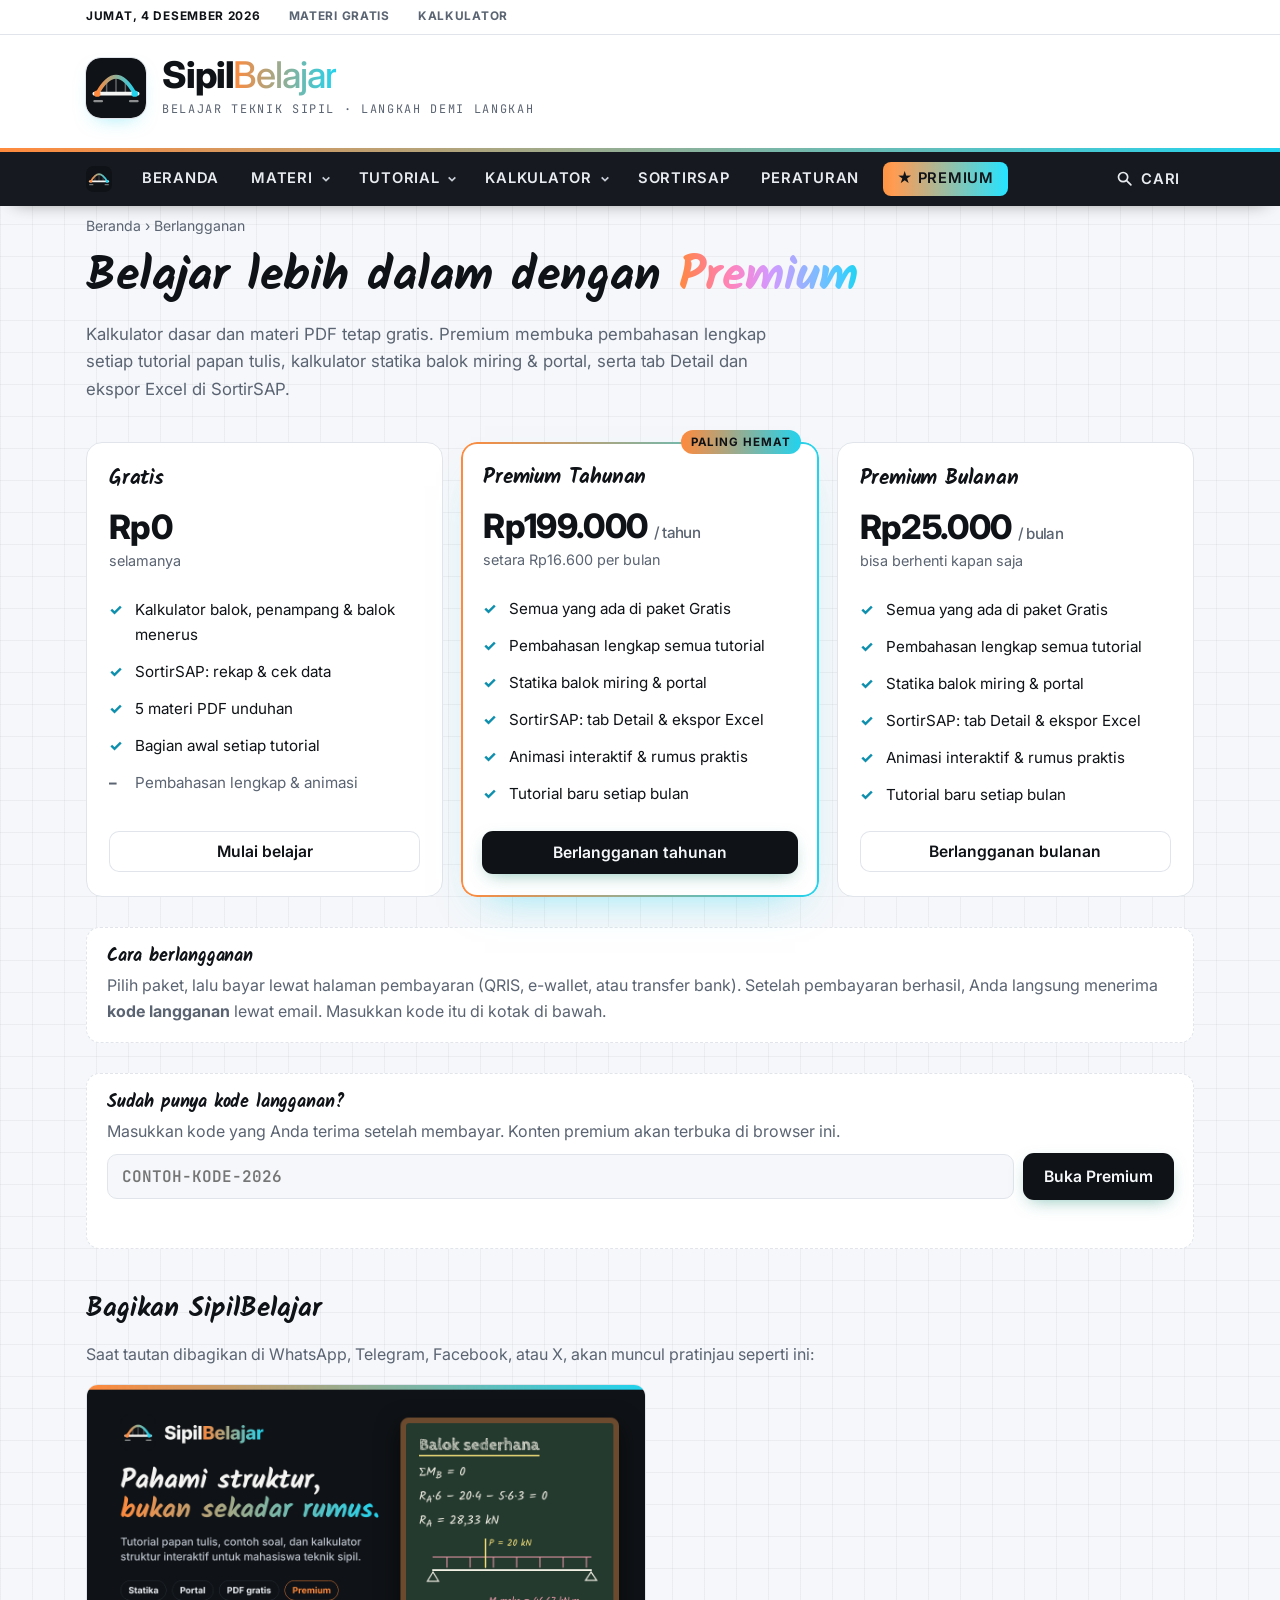
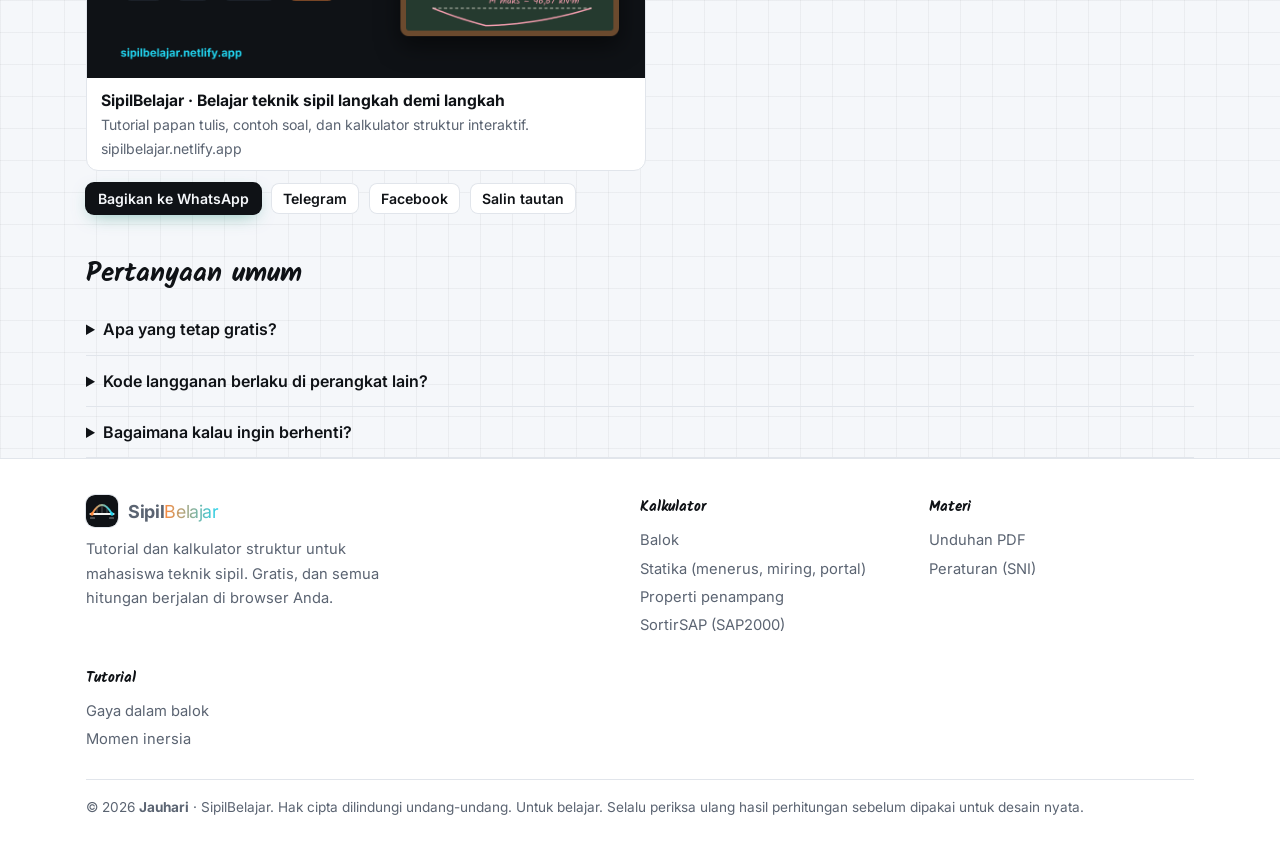
<file: berlangganan.html>
<!doctype html>
<html lang="id">
<head>
  <meta charset="utf-8">
  <meta name="viewport" content="width=device-width, initial-scale=1">
  <title>Berlangganan · SipilBelajar</title>
  <!-- preview -->
  <meta name="author" content="Jauhari">
  <meta name="copyright" content="© 2026 Jauhari">
  <meta name="description" content="Buka pembahasan lengkap tutorial, kalkulator statika balok miring & portal, dan fitur lengkap SortirSAP. Kalkulator dasar dan materi PDF tetap gratis.">
  <link rel="canonical" href="https://sipilbelajar.netlify.app/berlangganan.html">
  <meta name="theme-color" content="#0f1216">
  <meta property="og:type" content="website">
  <meta property="og:site_name" content="SipilBelajar">
  <meta property="og:locale" content="id_ID">
  <meta property="og:title" content="Berlangganan Premium · SipilBelajar">
  <meta property="og:description" content="Buka pembahasan lengkap tutorial, kalkulator statika balok miring & portal, dan fitur lengkap SortirSAP. Kalkulator dasar dan materi PDF tetap gratis.">
  <meta property="og:url" content="https://sipilbelajar.netlify.app/berlangganan.html">
  <meta property="og:image" content="https://sipilbelajar.netlify.app/assets/og-image.png">
  <meta property="og:image:width" content="1200">
  <meta property="og:image:height" content="630">
  <meta property="og:image:alt" content="SipilBelajar: Pahami struktur, bukan sekadar rumus.">
  <meta name="twitter:card" content="summary_large_image">
  <meta name="twitter:title" content="Berlangganan Premium · SipilBelajar">
  <meta name="twitter:description" content="Buka pembahasan lengkap tutorial, kalkulator statika balok miring & portal, dan fitur lengkap SortirSAP. Kalkulator dasar dan materi PDF tetap gratis.">
  <meta name="twitter:image" content="https://sipilbelajar.netlify.app/assets/og-image.png">
  <!-- /preview -->
  <link rel="icon" type="image/svg+xml" href="assets/logo.svg">
  <link rel="preconnect" href="https://fonts.googleapis.com">
  <link rel="preconnect" href="https://fonts.gstatic.com" crossorigin>
  <link rel="stylesheet" href="https://fonts.googleapis.com/css2?family=Cabin+Sketch:wght@400;700&family=Inter:wght@400;500;600;700;800&family=JetBrains+Mono:wght@400;600&family=Kalam:wght@400;700&display=swap">
  <link rel="stylesheet" href="assets/style.css">
</head>
<body data-root="" data-page="berlangganan">
<main class="wrap">
  <header class="page-head">
    <div class="breadcrumb"><a href="index.html">Beranda</a> › Berlangganan</div>
    <h1>Belajar lebih dalam dengan <span class="grad-text">Premium</span></h1>
    <p>Kalkulator dasar dan materi PDF tetap gratis. Premium membuka pembahasan lengkap setiap tutorial papan tulis, kalkulator statika balok miring &amp; portal, serta tab Detail dan ekspor Excel di SortirSAP.</p>
  </header>

  <section class="plans" aria-label="Pilihan paket">
    <div class="plan">
      <h3>Gratis</h3>
      <div class="price">Rp0</div>
      <div class="per">selamanya</div>
      <ul>
        <li>Kalkulator balok, penampang &amp; balok menerus</li>
        <li>SortirSAP: rekap &amp; cek data</li>
        <li>5 materi PDF unduhan</li>
        <li>Bagian awal setiap tutorial</li>
        <li class="no">Pembahasan lengkap & animasi</li>
      </ul>
      <a class="btn secondary" href="tutorial/index.html">Mulai belajar</a>
    </div>
    <div class="plan best">
      <span class="ribbon">PALING HEMAT</span>
      <h3>Premium Tahunan</h3>
      <div class="price">Rp199.000 <small>/ tahun</small></div>
      <div class="per">setara Rp16.600 per bulan</div>
      <ul>
        <li>Semua yang ada di paket Gratis</li>
        <li>Pembahasan lengkap semua tutorial</li>
        <li>Statika balok miring &amp; portal</li>
        <li>SortirSAP: tab Detail &amp; ekspor Excel</li>
        <li>Animasi interaktif & rumus praktis</li>
        <li>Tutorial baru setiap bulan</li>
      </ul>
      <a class="btn primary" data-checkout="tahunan" href="#bayar">Berlangganan tahunan</a>
    </div>
    <div class="plan">
      <h3>Premium Bulanan</h3>
      <div class="price">Rp25.000 <small>/ bulan</small></div>
      <div class="per">bisa berhenti kapan saja</div>
      <ul>
        <li>Semua yang ada di paket Gratis</li>
        <li>Pembahasan lengkap semua tutorial</li>
        <li>Statika balok miring &amp; portal</li>
        <li>SortirSAP: tab Detail &amp; ekspor Excel</li>
        <li>Animasi interaktif & rumus praktis</li>
        <li>Tutorial baru setiap bulan</li>
      </ul>
      <a class="btn secondary" data-checkout="bulanan" href="#bayar">Berlangganan bulanan</a>
    </div>
  </section>

  <section class="note-plain" id="bayar">
    <h3>Cara berlangganan</h3>
    <p id="pay-text">Pilih paket, lalu bayar lewat halaman pembayaran (QRIS, e-wallet, atau transfer bank). Setelah pembayaran berhasil, Anda langsung menerima <b>kode langganan</b> lewat email. Masukkan kode itu di kotak di bawah.</p>
  </section>

  <section class="note-plain" id="kode">
    <h3>Sudah punya kode langganan?</h3>
    <p>Masukkan kode yang Anda terima setelah membayar. Konten premium akan terbuka di browser ini.</p>
    <form class="code-box" id="code-form" autocomplete="off">
      <input id="code-in" placeholder="CONTOH-KODE-2026" aria-label="Kode langganan">
      <button class="btn primary" type="submit">Buka Premium</button>
    </form>
    <div class="code-msg" id="code-msg" role="status"></div>
  </section>

  <h2 style="margin-top:44px">Bagikan SipilBelajar</h2>
  <p class="muted">Saat tautan dibagikan di WhatsApp, Telegram, Facebook, atau X, akan muncul pratinjau seperti ini:</p>
  <div class="og-preview">
    <img src="assets/og-image.png" alt="Pratinjau tautan SipilBelajar" width="1200" height="630" loading="lazy">
    <div><b>SipilBelajar · Belajar teknik sipil langkah demi langkah</b>Tutorial papan tulis, contoh soal, dan kalkulator struktur interaktif.<br>sipilbelajar.netlify.app</div>
  </div>
  <div class="share-row">
    <a class="btn primary small" id="sh-wa" target="_blank" rel="noopener">Bagikan ke WhatsApp</a>
    <a class="btn secondary small" id="sh-tg" target="_blank" rel="noopener">Telegram</a>
    <a class="btn secondary small" id="sh-fb" target="_blank" rel="noopener">Facebook</a>
    <button class="btn secondary small" id="sh-copy" type="button">Salin tautan</button>
  </div>

  <h2 style="margin-top:44px">Pertanyaan umum</h2>
  <div class="faq">
    <details><summary>Apa yang tetap gratis?</summary><p>Kalkulator balok, properti penampang, statika balok menerus, rekap SortirSAP (tanpa ekspor), kelima materi PDF, halaman peraturan, dan bagian awal setiap tutorial.</p></details>
    <details><summary>Kode langganan berlaku di perangkat lain?</summary><p>Ya. Masukkan kode yang sama di browser lain untuk membukanya di sana.</p></details>
    <details><summary>Bagaimana kalau ingin berhenti?</summary><p>Paket bulanan cukup tidak diperpanjang. Tidak ada tagihan otomatis.</p></details>
  </div>
</main>
<script src="assets/layout.js"></script>
<script src="assets/paywall.js"></script>
<script>
(function () {
  var url = 'https://sipilbelajar.netlify.app/';
  var msg = 'Belajar teknik sipil lebih gampang: tutorial papan tulis + kalkulator statika gratis di SipilBelajar ' + url;
  document.getElementById('sh-wa').href = 'https://wa.me/?text=' + encodeURIComponent(msg);
  document.getElementById('sh-tg').href = 'https://t.me/share/url?url=' + encodeURIComponent(url) + '&text=' + encodeURIComponent('Tutorial & kalkulator teknik sipil gratis');
  document.getElementById('sh-fb').href = 'https://www.facebook.com/sharer/sharer.php?u=' + encodeURIComponent(url);
  document.getElementById('sh-copy').onclick = function () {
    var b = this;
    (navigator.clipboard ? navigator.clipboard.writeText(url) : Promise.reject()).then(function () { b.textContent = 'Tersalin ✓'; }, function () { b.textContent = url; });
  };

  // Tombol paket: arahkan ke tautan pembayaran bila sudah diatur di paywall.js.
  document.querySelectorAll('[data-checkout]').forEach(function (a) {
    a.addEventListener('click', function (e) {
      var u = window.SBPremium && SBPremium.checkoutUrl;
      if (u && !/berlangganan\.html/.test(u)) { e.preventDefault(); location.href = u; }
    });
  });

  var out = document.getElementById('code-msg');
  if (window.SBPremium && SBPremium.unlocked()) { out.className = 'code-msg ok'; out.textContent = '★ Premium sudah aktif di browser ini.'; }
  document.getElementById('code-form').addEventListener('submit', function (e) {
    e.preventDefault();
    var v = document.getElementById('code-in').value;
    if (!v.trim()) return;
    SBPremium.redeem(v).then(function (ok) {
      out.className = 'code-msg ' + (ok ? 'ok' : 'err');
      out.innerHTML = ok ? '★ Berhasil! Premium aktif. <a href="tutorial/index.html">Buka tutorial →</a>' : 'Kode tidak dikenali. Periksa lagi penulisannya.';
    }, function () { out.className = 'code-msg err'; out.textContent = 'Browser ini tidak mendukung pengecekan kode. Coba browser lain.'; });
  });
})();
</script>
</body>
</html>
</file>
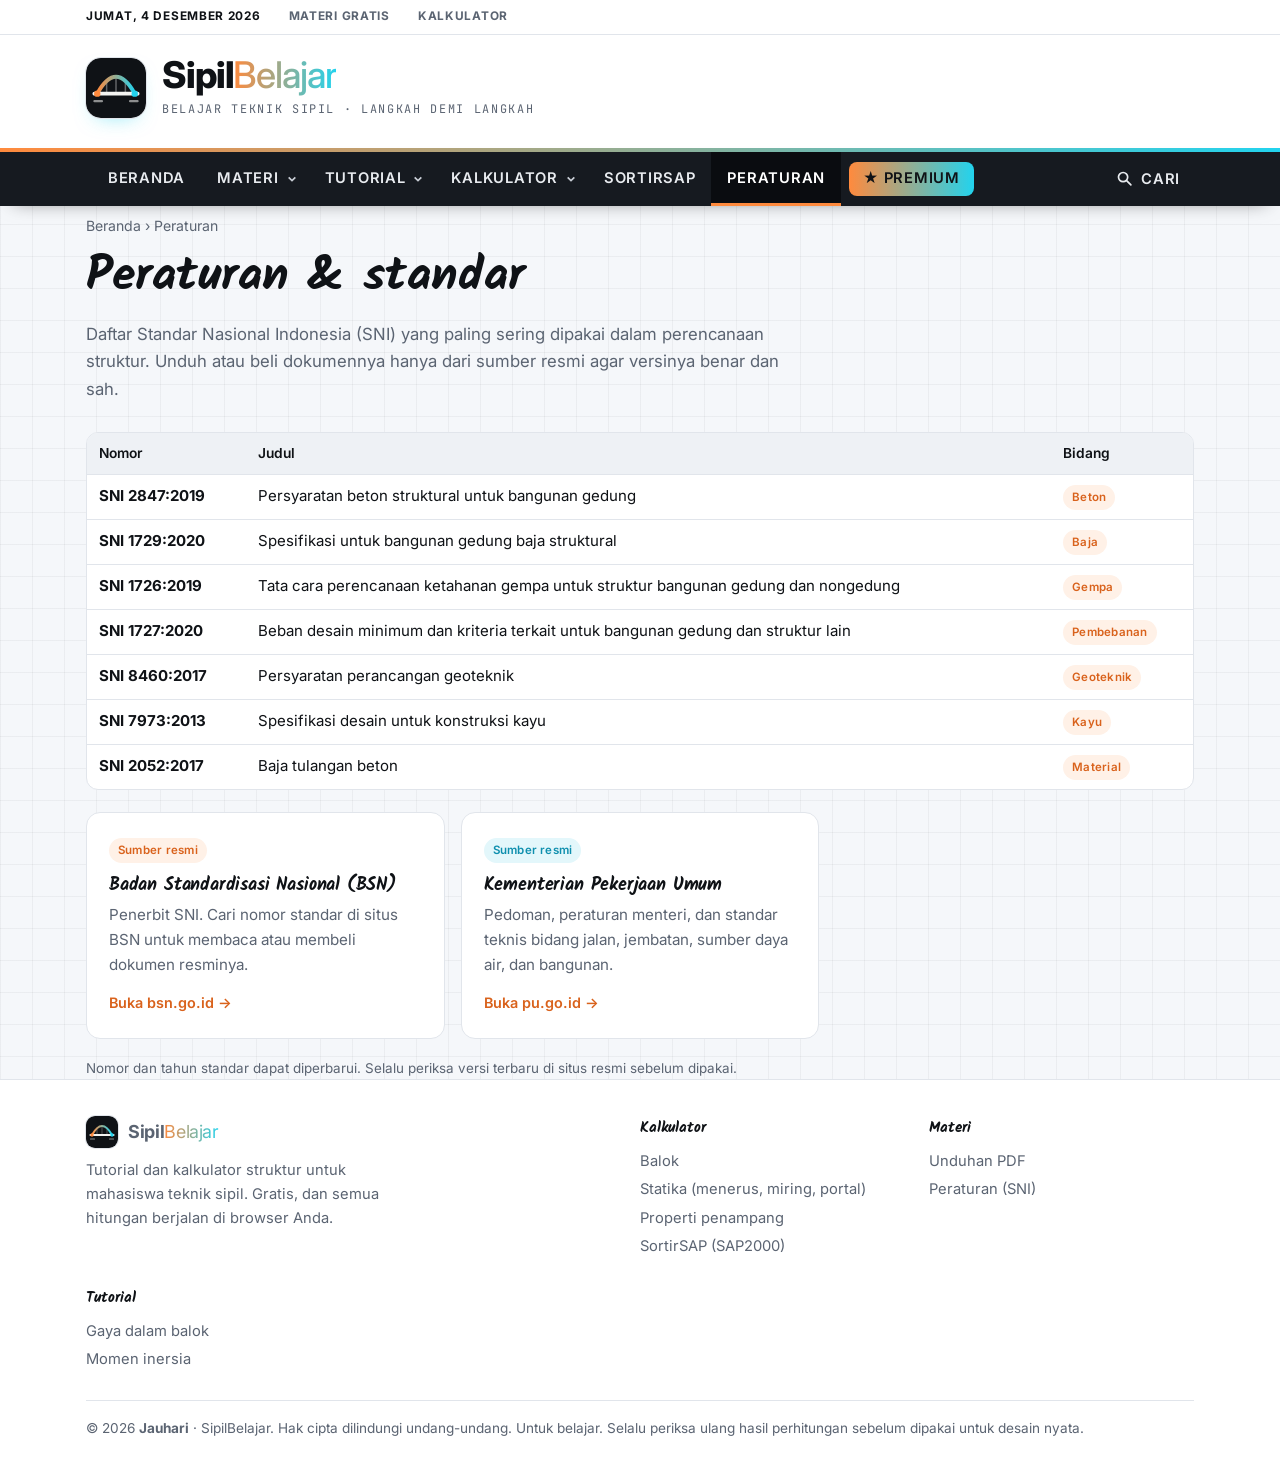
<file: peraturan.html>
<!doctype html>
<html lang="id">
<head>
  <meta charset="utf-8">
  <meta name="viewport" content="width=device-width, initial-scale=1">
  <title>Peraturan · SipilBelajar</title>
  <!-- preview -->
  <meta name="author" content="Jauhari">
  <meta name="copyright" content="© 2026 Jauhari">
  <meta name="description" content="Daftar SNI yang sering dipakai di teknik sipil beserta tautan ke sumber resmi.">
  <link rel="canonical" href="https://sipilbelajar.netlify.app/peraturan.html">
  <meta name="theme-color" content="#0f1216">
  <meta property="og:type" content="website">
  <meta property="og:site_name" content="SipilBelajar">
  <meta property="og:locale" content="id_ID">
  <meta property="og:title" content="Peraturan SNI teknik sipil · SipilBelajar">
  <meta property="og:description" content="Daftar SNI yang sering dipakai di teknik sipil beserta tautan ke sumber resmi.">
  <meta property="og:url" content="https://sipilbelajar.netlify.app/peraturan.html">
  <meta property="og:image" content="https://sipilbelajar.netlify.app/assets/og-image.png">
  <meta property="og:image:width" content="1200">
  <meta property="og:image:height" content="630">
  <meta property="og:image:alt" content="SipilBelajar: Pahami struktur, bukan sekadar rumus.">
  <meta name="twitter:card" content="summary_large_image">
  <meta name="twitter:title" content="Peraturan SNI teknik sipil · SipilBelajar">
  <meta name="twitter:description" content="Daftar SNI yang sering dipakai di teknik sipil beserta tautan ke sumber resmi.">
  <meta name="twitter:image" content="https://sipilbelajar.netlify.app/assets/og-image.png">
  <!-- /preview -->
  <link rel="icon" type="image/svg+xml" href="assets/logo.svg">
  <link rel="preconnect" href="https://fonts.googleapis.com">
  <link rel="preconnect" href="https://fonts.gstatic.com" crossorigin>
  <link rel="stylesheet" href="https://fonts.googleapis.com/css2?family=Cabin+Sketch:wght@400;700&family=Inter:wght@400;500;600;700;800&family=JetBrains+Mono:wght@400;600&family=Kalam:wght@400;700&display=swap">
  <link rel="stylesheet" href="assets/style.css">
</head>
<body data-root="" data-page="peraturan">
<main class="wrap">
  <header class="page-head">
    <div class="breadcrumb"><a href="index.html">Beranda</a> › Peraturan</div>
    <h1>Peraturan &amp; standar</h1>
    <p>Daftar Standar Nasional Indonesia (SNI) yang paling sering dipakai dalam perencanaan struktur. Unduh atau beli dokumennya hanya dari sumber resmi agar versinya benar dan sah.</p>
  </header>
  <div class="table-wrap" style="margin-top:20px"><table>
    <tr><th>Nomor</th><th>Judul</th><th>Bidang</th></tr>
    <tr><td><b>SNI 2847:2019</b></td><td>Persyaratan beton struktural untuk bangunan gedung</td><td><span class="tag">Beton</span></td></tr><tr><td><b>SNI 1729:2020</b></td><td>Spesifikasi untuk bangunan gedung baja struktural</td><td><span class="tag">Baja</span></td></tr><tr><td><b>SNI 1726:2019</b></td><td>Tata cara perencanaan ketahanan gempa untuk struktur bangunan gedung dan nongedung</td><td><span class="tag">Gempa</span></td></tr><tr><td><b>SNI 1727:2020</b></td><td>Beban desain minimum dan kriteria terkait untuk bangunan gedung dan struktur lain</td><td><span class="tag">Pembebanan</span></td></tr><tr><td><b>SNI 8460:2017</b></td><td>Persyaratan perancangan geoteknik</td><td><span class="tag">Geoteknik</span></td></tr><tr><td><b>SNI 7973:2013</b></td><td>Spesifikasi desain untuk konstruksi kayu</td><td><span class="tag">Kayu</span></td></tr><tr><td><b>SNI 2052:2017</b></td><td>Baja tulangan beton</td><td><span class="tag">Material</span></td></tr>
  </table></div>
  <div class="grid" style="margin-top:22px">
    <a class="card" href="https://www.bsn.go.id" target="_blank" rel="noopener">
      <span class="tag">Sumber resmi</span>
      <h3>Badan Standardisasi Nasional (BSN)</h3>
      <p>Penerbit SNI. Cari nomor standar di situs BSN untuk membaca atau membeli dokumen resminya.</p>
      <span class="go">Buka bsn.go.id →</span>
    </a>
    <a class="card" href="https://pu.go.id" target="_blank" rel="noopener">
      <span class="tag c">Sumber resmi</span>
      <h3>Kementerian Pekerjaan Umum</h3>
      <p>Pedoman, peraturan menteri, dan standar teknis bidang jalan, jembatan, sumber daya air, dan bangunan.</p>
      <span class="go">Buka pu.go.id →</span>
    </a>
  </div>
  <p class="hint" style="margin-top:18px">Nomor dan tahun standar dapat diperbarui. Selalu periksa versi terbaru di situs resmi sebelum dipakai.</p>
</main>
<script src="assets/layout.js"></script>
</body>
</html>
</file>
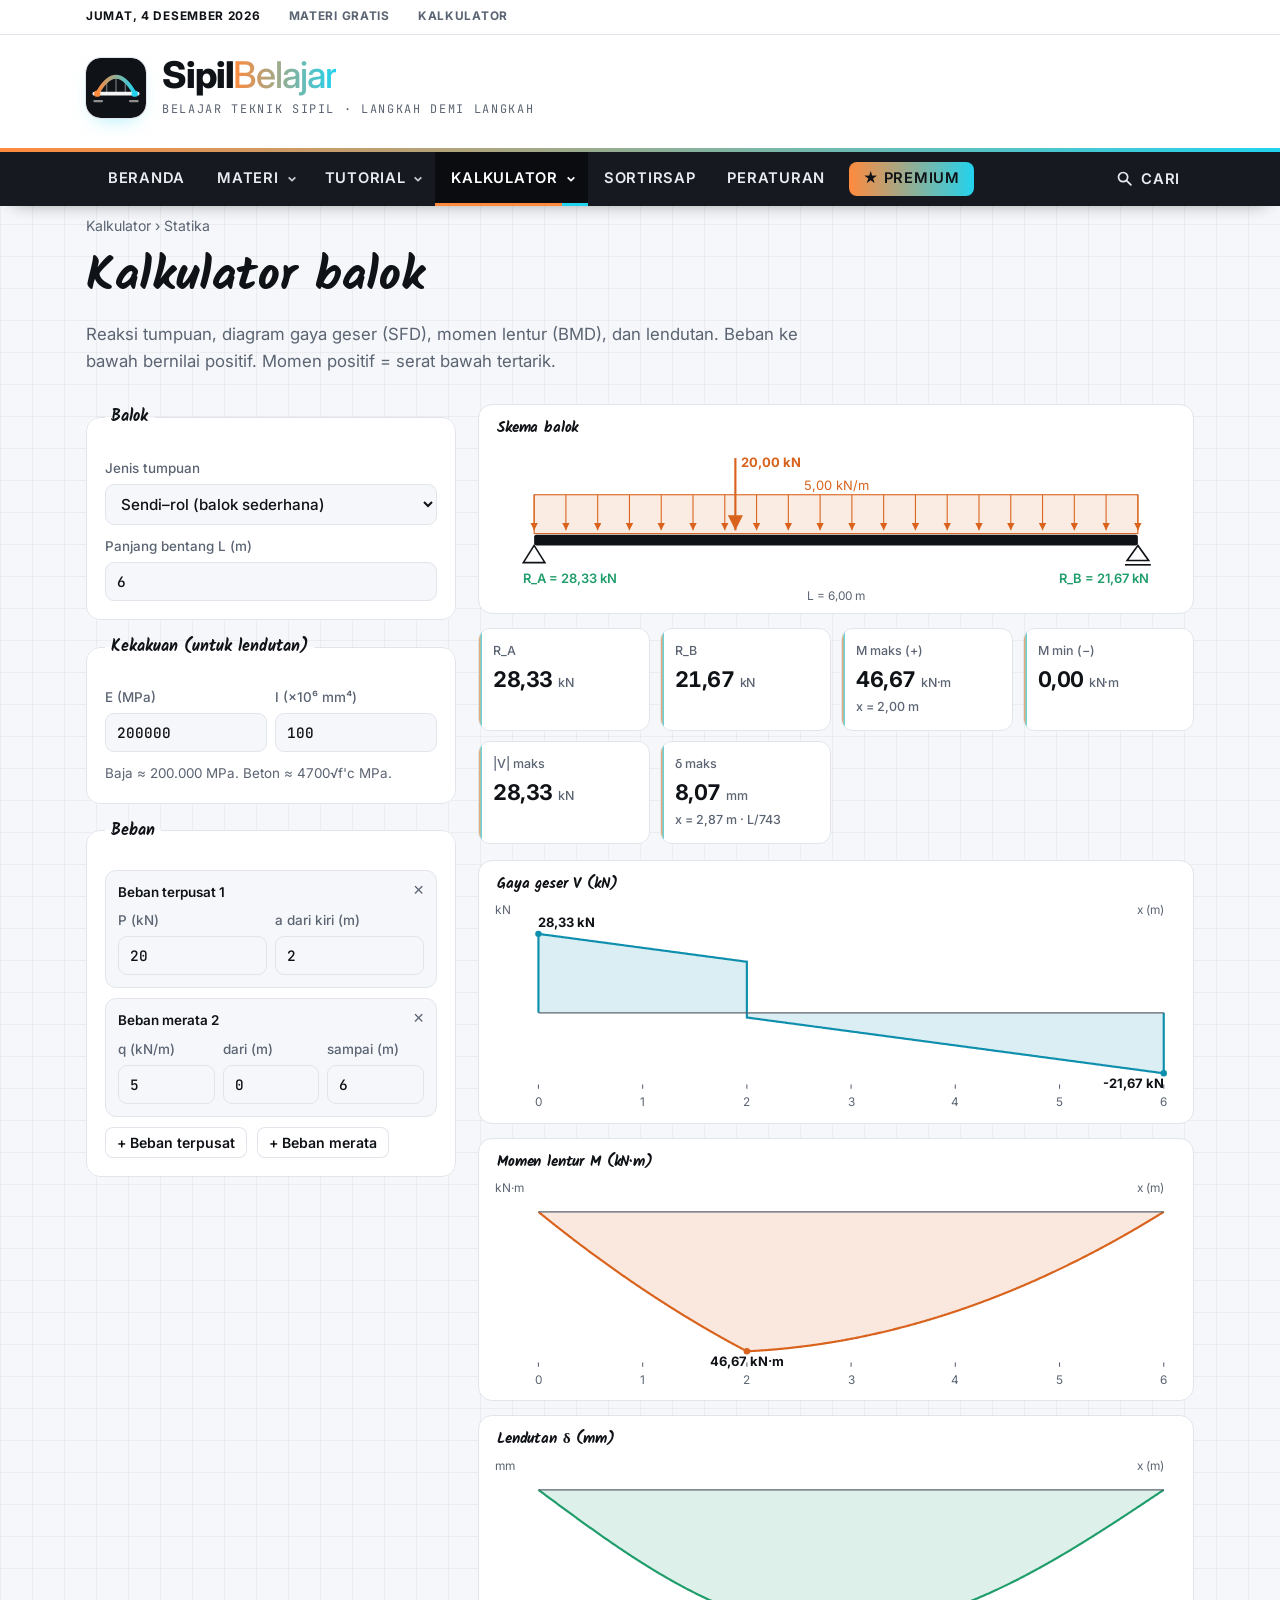
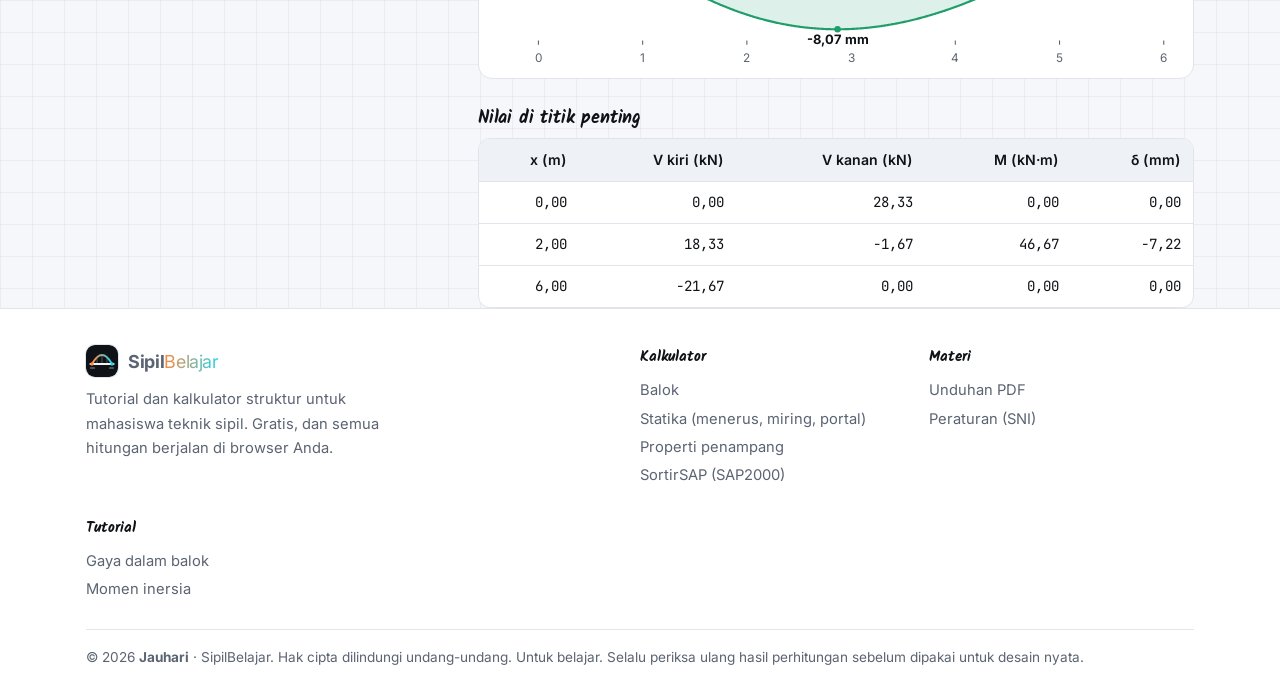
<file: kalkulator/balok.html>
<!doctype html>
<html lang="id">
<head>
  <meta charset="utf-8">
  <meta name="viewport" content="width=device-width, initial-scale=1">
  <title>Kalkulator Balok · SipilBelajar</title>
  <!-- preview -->
  <meta name="author" content="Jauhari">
  <meta name="copyright" content="© 2026 Jauhari">
  <meta name="description" content="Hitung reaksi, diagram gaya geser, momen, dan lendutan balok sederhana atau kantilever secara instan.">
  <link rel="canonical" href="https://sipilbelajar.netlify.app/kalkulator/balok.html">
  <meta name="theme-color" content="#0f1216">
  <meta property="og:type" content="website">
  <meta property="og:site_name" content="SipilBelajar">
  <meta property="og:locale" content="id_ID">
  <meta property="og:title" content="Kalkulator balok · SipilBelajar">
  <meta property="og:description" content="Hitung reaksi, diagram gaya geser, momen, dan lendutan balok sederhana atau kantilever secara instan.">
  <meta property="og:url" content="https://sipilbelajar.netlify.app/kalkulator/balok.html">
  <meta property="og:image" content="https://sipilbelajar.netlify.app/assets/og-image.png">
  <meta property="og:image:width" content="1200">
  <meta property="og:image:height" content="630">
  <meta property="og:image:alt" content="SipilBelajar: Pahami struktur, bukan sekadar rumus.">
  <meta name="twitter:card" content="summary_large_image">
  <meta name="twitter:title" content="Kalkulator balok · SipilBelajar">
  <meta name="twitter:description" content="Hitung reaksi, diagram gaya geser, momen, dan lendutan balok sederhana atau kantilever secara instan.">
  <meta name="twitter:image" content="https://sipilbelajar.netlify.app/assets/og-image.png">
  <!-- /preview -->
  <link rel="icon" type="image/svg+xml" href="../assets/logo.svg">
  <link rel="preconnect" href="https://fonts.googleapis.com">
  <link rel="preconnect" href="https://fonts.gstatic.com" crossorigin>
  <link rel="stylesheet" href="https://fonts.googleapis.com/css2?family=Cabin+Sketch:wght@400;700&family=Inter:wght@400;500;600;700;800&family=JetBrains+Mono:wght@400;600&family=Kalam:wght@400;700&display=swap">
  <link rel="stylesheet" href="../assets/style.css">
</head>
<body data-root="../" data-page="kalkulator">
<main class="wrap">
  <header class="page-head">
    <div class="breadcrumb"><a href="index.html">Kalkulator</a> › Statika</div>
    <h1>Kalkulator balok</h1>
    <p>Reaksi tumpuan, diagram gaya geser (SFD), momen lentur (BMD), dan lendutan. Beban ke bawah bernilai positif. Momen positif = serat bawah tertarik.</p>
  </header>

  <div class="calc">
    <form id="form" autocomplete="off" onsubmit="return false">
      <fieldset>
        <legend>Balok</legend>
        <label for="support">Jenis tumpuan</label>
        <select id="support">
          <option value="simple">Sendi–rol (balok sederhana)</option>
          <option value="cantilever">Kantilever (jepit di kiri)</option>
        </select>
        <label for="L">Panjang bentang L (m)</label>
        <input id="L" type="number" step="any" min="0.1" value="6">
      </fieldset>

      <fieldset>
        <legend>Kekakuan (untuk lendutan)</legend>
        <div class="row">
          <div><label for="E">E (MPa)</label><input id="E" type="number" step="any" value="200000"></div>
          <div><label for="I">I (×10⁶ mm⁴)</label><input id="I" type="number" step="any" value="100"></div>
        </div>
        <p class="hint">Baja ≈ 200.000 MPa. Beton ≈ 4700√f'c MPa.</p>
      </fieldset>

      <fieldset>
        <legend>Beban</legend>
        <div id="loads"></div>
        <div class="btn-row" style="margin:10px 0 0">
          <button type="button" class="btn small secondary" id="addPoint">+ Beban terpusat</button>
          <button type="button" class="btn small secondary" id="addUdl">+ Beban merata</button>
        </div>
      </fieldset>
      <div class="error" id="err"></div>
    </form>

    <section aria-live="polite">
      <div class="diagram"><h3>Skema balok</h3><div id="schema"></div></div>
      <div class="results" id="results"></div>
      <div class="diagram"><h3>Gaya geser V (kN)</h3><div id="sfd"></div></div>
      <div class="diagram"><h3>Momen lentur M (kN·m)</h3><div id="bmd"></div></div>
      <div class="diagram"><h3>Lendutan δ (mm)</h3><div id="defl"></div></div>
      <h3>Nilai di titik penting</h3>
      <div class="table-wrap"><table id="table"></table></div>
    </section>
  </div>
</main>
<script src="../assets/layout.js"></script>
<script src="../assets/plot.js"></script>
<script src="../assets/beam.js"></script>
</body>
</html>
</file>
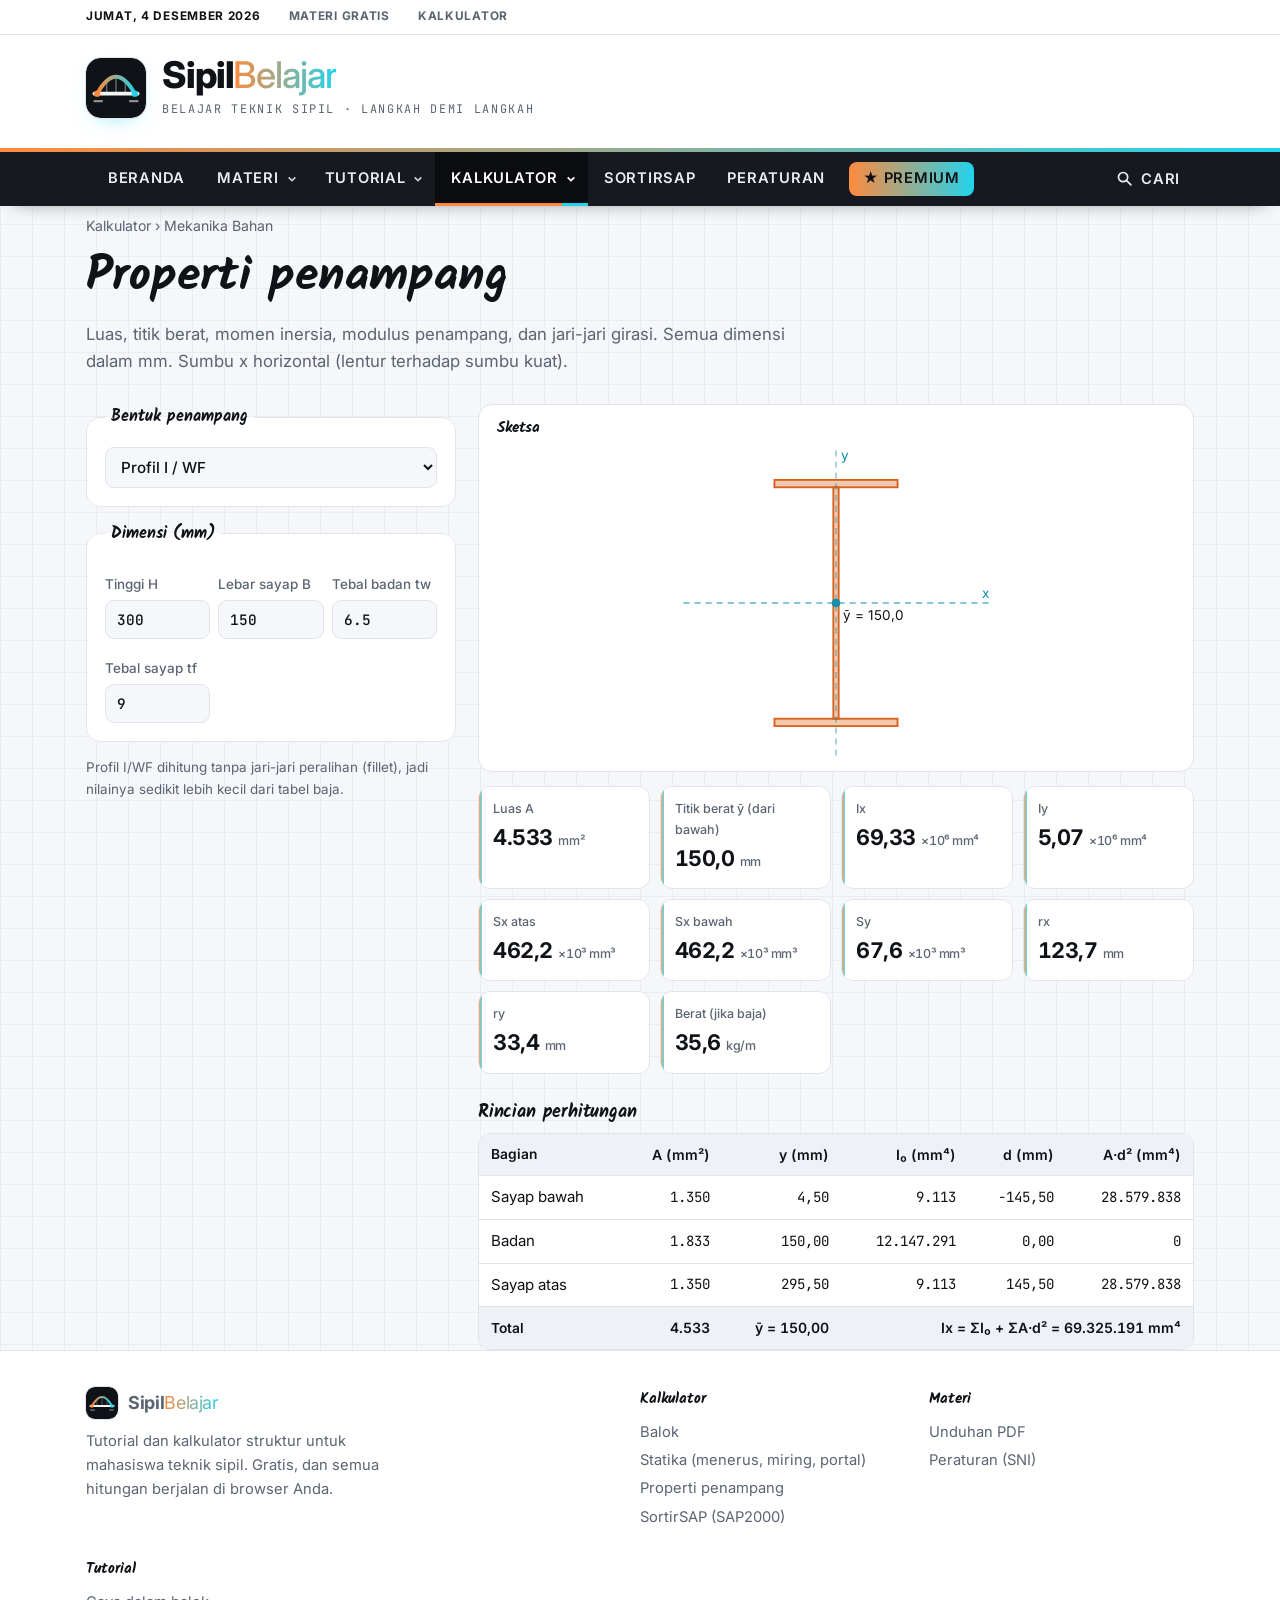
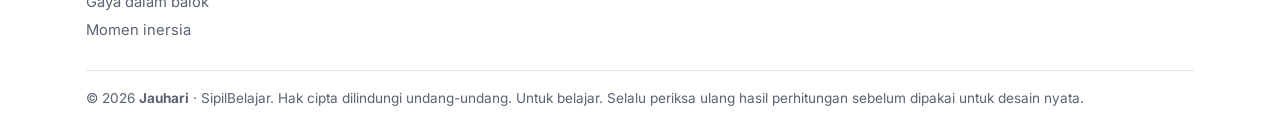
<file: kalkulator/penampang.html>
<!doctype html>
<html lang="id">
<head>
  <meta charset="utf-8">
  <meta name="viewport" content="width=device-width, initial-scale=1">
  <title>Properti Penampang · SipilBelajar</title>
  <!-- preview -->
  <meta name="author" content="Jauhari">
  <meta name="copyright" content="© 2026 Jauhari">
  <meta name="description" content="Luas, titik berat, momen inersia, dan modulus penampang untuk persegi, lingkaran, pipa, T, dan profil I.">
  <link rel="canonical" href="https://sipilbelajar.netlify.app/kalkulator/penampang.html">
  <meta name="theme-color" content="#0f1216">
  <meta property="og:type" content="website">
  <meta property="og:site_name" content="SipilBelajar">
  <meta property="og:locale" content="id_ID">
  <meta property="og:title" content="Kalkulator properti penampang · SipilBelajar">
  <meta property="og:description" content="Luas, titik berat, momen inersia, dan modulus penampang untuk persegi, lingkaran, pipa, T, dan profil I.">
  <meta property="og:url" content="https://sipilbelajar.netlify.app/kalkulator/penampang.html">
  <meta property="og:image" content="https://sipilbelajar.netlify.app/assets/og-image.png">
  <meta property="og:image:width" content="1200">
  <meta property="og:image:height" content="630">
  <meta property="og:image:alt" content="SipilBelajar: Pahami struktur, bukan sekadar rumus.">
  <meta name="twitter:card" content="summary_large_image">
  <meta name="twitter:title" content="Kalkulator properti penampang · SipilBelajar">
  <meta name="twitter:description" content="Luas, titik berat, momen inersia, dan modulus penampang untuk persegi, lingkaran, pipa, T, dan profil I.">
  <meta name="twitter:image" content="https://sipilbelajar.netlify.app/assets/og-image.png">
  <!-- /preview -->
  <link rel="icon" type="image/svg+xml" href="../assets/logo.svg">
  <link rel="preconnect" href="https://fonts.googleapis.com">
  <link rel="preconnect" href="https://fonts.gstatic.com" crossorigin>
  <link rel="stylesheet" href="https://fonts.googleapis.com/css2?family=Cabin+Sketch:wght@400;700&family=Inter:wght@400;500;600;700;800&family=JetBrains+Mono:wght@400;600&family=Kalam:wght@400;700&display=swap">
  <link rel="stylesheet" href="../assets/style.css">
</head>
<body data-root="../" data-page="kalkulator">
<main class="wrap">
  <header class="page-head">
    <div class="breadcrumb"><a href="index.html">Kalkulator</a> › Mekanika Bahan</div>
    <h1>Properti penampang</h1>
    <p>Luas, titik berat, momen inersia, modulus penampang, dan jari-jari girasi. Semua dimensi dalam mm. Sumbu x horizontal (lentur terhadap sumbu kuat).</p>
  </header>

  <div class="calc">
    <form id="form" autocomplete="off" onsubmit="return false">
      <fieldset>
        <legend>Bentuk penampang</legend>
        <select id="shape">
          <option value="wf">Profil I / WF</option>
          <option value="rect">Persegi panjang</option>
          <option value="box">Persegi berongga (box)</option>
          <option value="circle">Lingkaran pejal</option>
          <option value="pipe">Pipa</option>
          <option value="tee">Profil T</option>
        </select>
      </fieldset>
      <fieldset>
        <legend>Dimensi (mm)</legend>
        <div id="dims" class="row"></div>
      </fieldset>
      <div class="error" id="err"></div>
      <p class="hint">Profil I/WF dihitung tanpa jari-jari peralihan (fillet), jadi nilainya sedikit lebih kecil dari tabel baja.</p>
    </form>

    <section aria-live="polite">
      <div class="diagram"><h3>Sketsa</h3><div id="sketch"></div></div>
      <div class="results" id="results"></div>
      <h3>Rincian perhitungan</h3>
      <div class="table-wrap"><table id="table"></table></div>
    </section>
  </div>
</main>
<script src="../assets/layout.js"></script>
<script src="../assets/plot.js"></script>
<script src="../assets/section.js"></script>
</body>
</html>
</file>
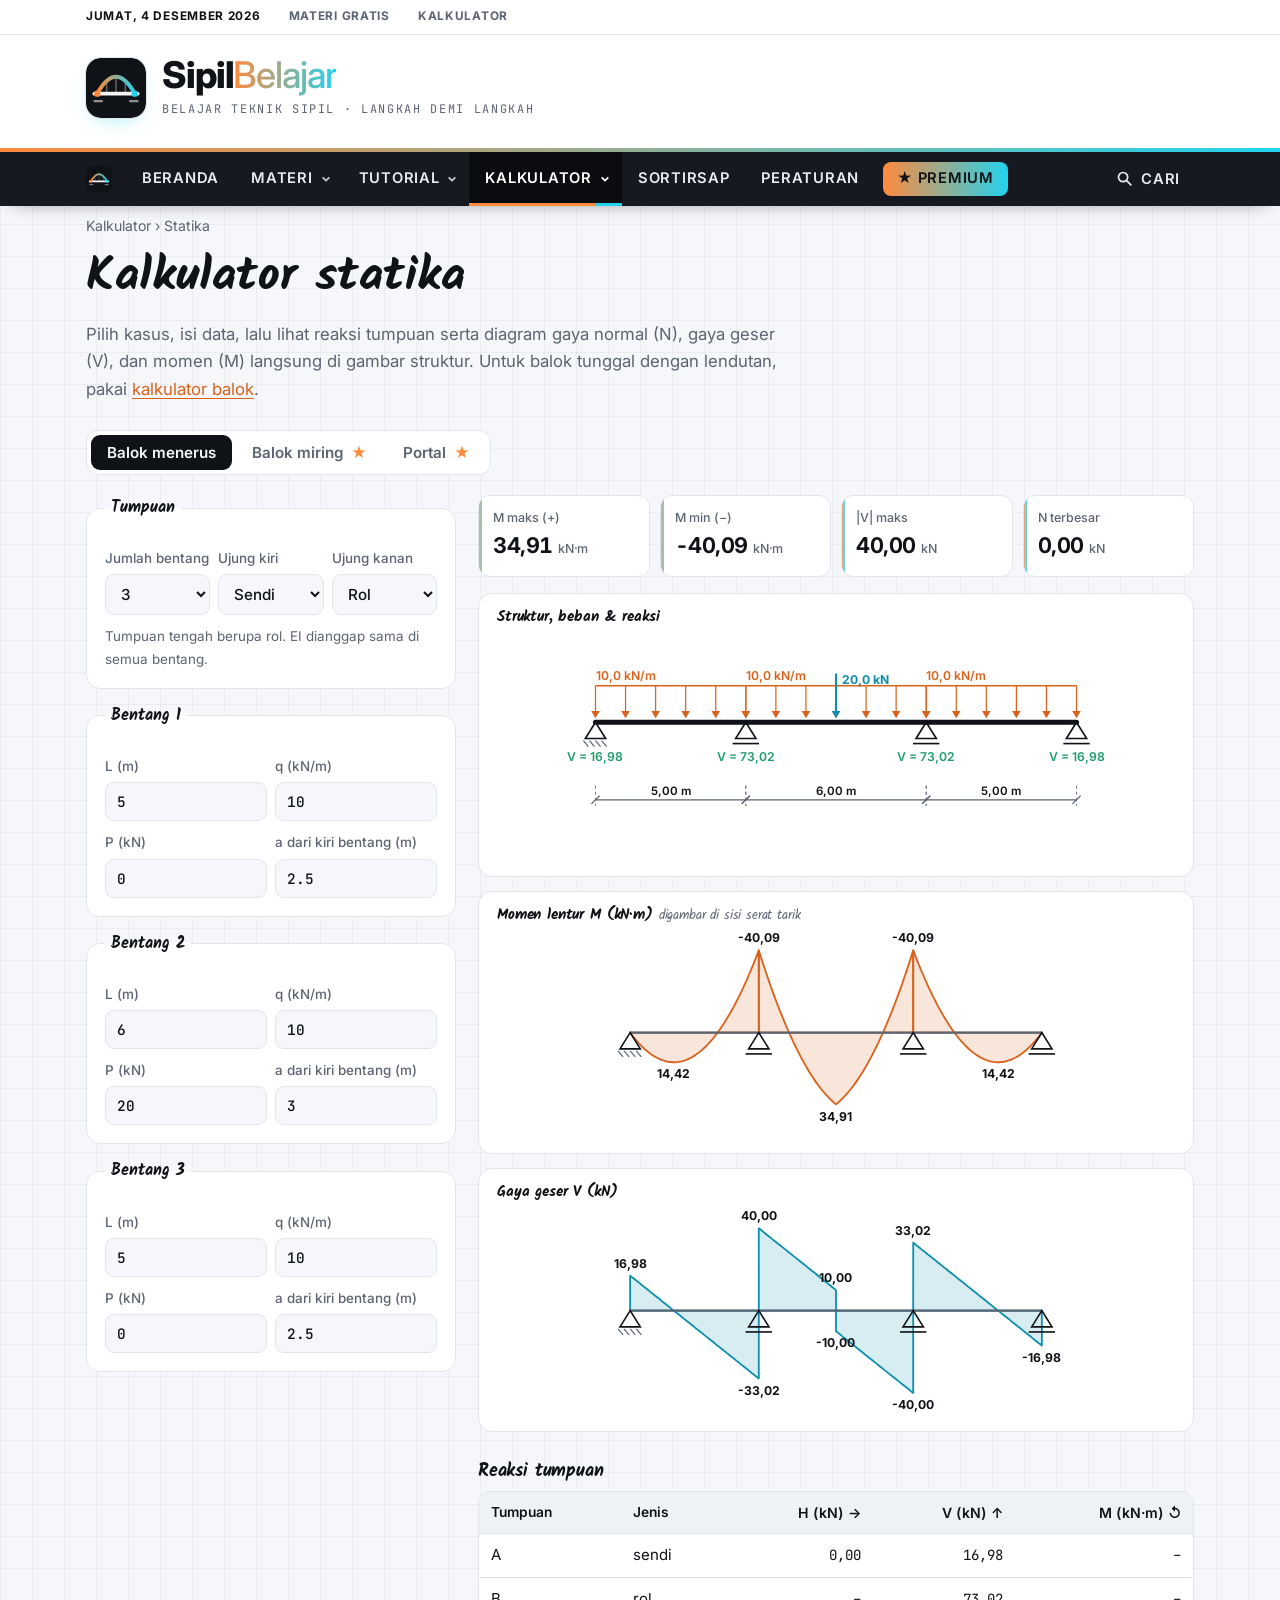
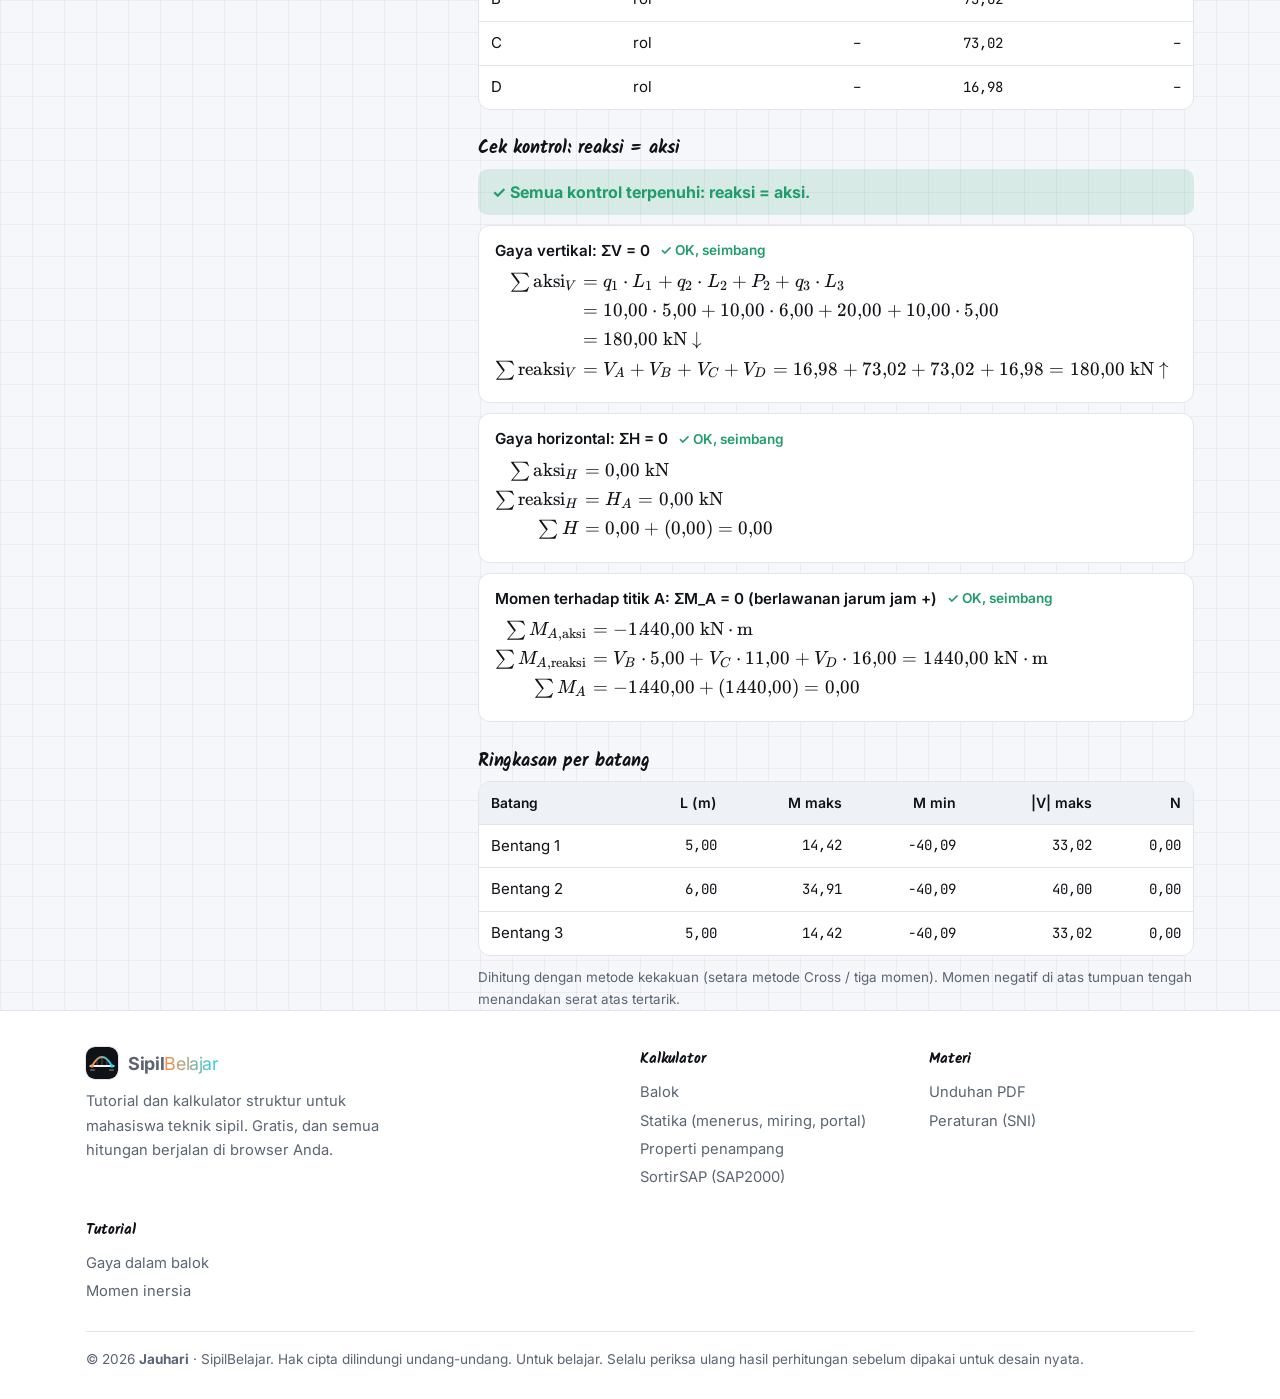
<file: kalkulator/statika.html>
<!doctype html>
<html lang="id">
<head>
  <meta charset="utf-8">
  <meta name="viewport" content="width=device-width, initial-scale=1">
  <title>Kalkulator Statika · SipilBelajar</title>
  <!-- preview -->
  <meta name="author" content="Jauhari">
  <meta name="copyright" content="© 2026 Jauhari">
  <meta name="description" content="Balok menerus, balok miring, dan portal: reaksi tumpuan, diagram N, V, M, dan cek kontrol keseimbangan.">
  <link rel="canonical" href="https://sipilbelajar.netlify.app/kalkulator/statika.html">
  <meta name="theme-color" content="#0f1216">
  <meta property="og:type" content="website">
  <meta property="og:site_name" content="SipilBelajar">
  <meta property="og:locale" content="id_ID">
  <meta property="og:title" content="Kalkulator statika · SipilBelajar">
  <meta property="og:description" content="Balok menerus, balok miring, dan portal: reaksi tumpuan, diagram N, V, M, dan cek kontrol keseimbangan.">
  <meta property="og:url" content="https://sipilbelajar.netlify.app/kalkulator/statika.html">
  <meta property="og:image" content="https://sipilbelajar.netlify.app/assets/og-image.png">
  <meta property="og:image:width" content="1200">
  <meta property="og:image:height" content="630">
  <meta property="og:image:alt" content="SipilBelajar: Pahami struktur, bukan sekadar rumus.">
  <meta name="twitter:card" content="summary_large_image">
  <meta name="twitter:title" content="Kalkulator statika · SipilBelajar">
  <meta name="twitter:description" content="Balok menerus, balok miring, dan portal: reaksi tumpuan, diagram N, V, M, dan cek kontrol keseimbangan.">
  <meta name="twitter:image" content="https://sipilbelajar.netlify.app/assets/og-image.png">
  <!-- /preview -->
  <link rel="icon" type="image/svg+xml" href="../assets/logo.svg">
  <link rel="preconnect" href="https://fonts.googleapis.com">
  <link rel="preconnect" href="https://fonts.gstatic.com" crossorigin>
  <link rel="stylesheet" href="https://fonts.googleapis.com/css2?family=Cabin+Sketch:wght@400;700&family=Inter:wght@400;500;600;700;800&family=JetBrains+Mono:wght@400;600&family=Kalam:wght@400;700&display=swap">
  <link rel="stylesheet" href="../assets/katex/katex.min.css">
  <link rel="stylesheet" href="../assets/style.css">
</head>
<body data-root="../" data-page="kalkulator">
<main class="wrap">
  <header class="page-head">
    <div class="breadcrumb"><a href="index.html">Kalkulator</a> › Statika</div>
    <h1>Kalkulator statika</h1>
    <p>Pilih kasus, isi data, lalu lihat reaksi tumpuan serta diagram gaya normal (N), gaya geser (V), dan momen (M) langsung di gambar struktur. Untuk balok tunggal dengan lendutan, pakai <a href="balok.html">kalkulator balok</a>.</p>
  </header>

  <div class="case-tabs" role="tablist" id="tabs">
    <button role="tab" data-case="menerus" aria-selected="true">Balok menerus</button>
    <button role="tab" data-case="miring" aria-selected="false">Balok miring <span class="pro-mark" title="Premium">★</span></button>
    <button role="tab" data-case="portal" aria-selected="false">Portal <span class="pro-mark" title="Premium">★</span></button>
  </div>

  <div class="calc pw-gate" id="gate">
    <div class="pw-over" id="gate-over"></div>
    <form id="form" autocomplete="off" onsubmit="return false"></form>
    <section aria-live="polite">
      <div class="results" id="results"></div>
      <div class="diagram"><h3>Struktur, beban &amp; reaksi</h3><div id="d-struct"></div></div>
      <div class="diagram"><h3>Momen lentur M (kN·m) <span class="muted" style="font-weight:400;font-size:.82rem">digambar di sisi serat tarik</span></h3><div id="d-M"></div></div>
      <div class="diagram"><h3>Gaya geser V (kN)</h3><div id="d-V"></div></div>
      <div class="diagram" id="wrap-N"><h3>Gaya normal N (kN) <span class="muted" style="font-weight:400;font-size:.82rem">+ tarik, − tekan</span></h3><div id="d-N"></div></div>
      <h3>Reaksi tumpuan</h3>
      <div class="table-wrap"><table id="t-react"></table></div>
      <h3>Cek kontrol: reaksi = aksi</h3>
      <div class="check" id="check"></div>
      <h3>Ringkasan per batang</h3>
      <div class="table-wrap"><table id="t-member"></table></div>
      <p class="hint" id="note"></p>
    </section>
  </div>
</main>
<script src="../assets/layout.js"></script>
<script src="../assets/plot.js"></script>
<script src="../assets/frame.js"></script>
<script src="../assets/statika-cases.js"></script>
<script src="../assets/katex/katex.min.js"></script>
<script src="../assets/paywall.js"></script>
<script src="../assets/statika.js"></script>
</body>
</html>
</file>
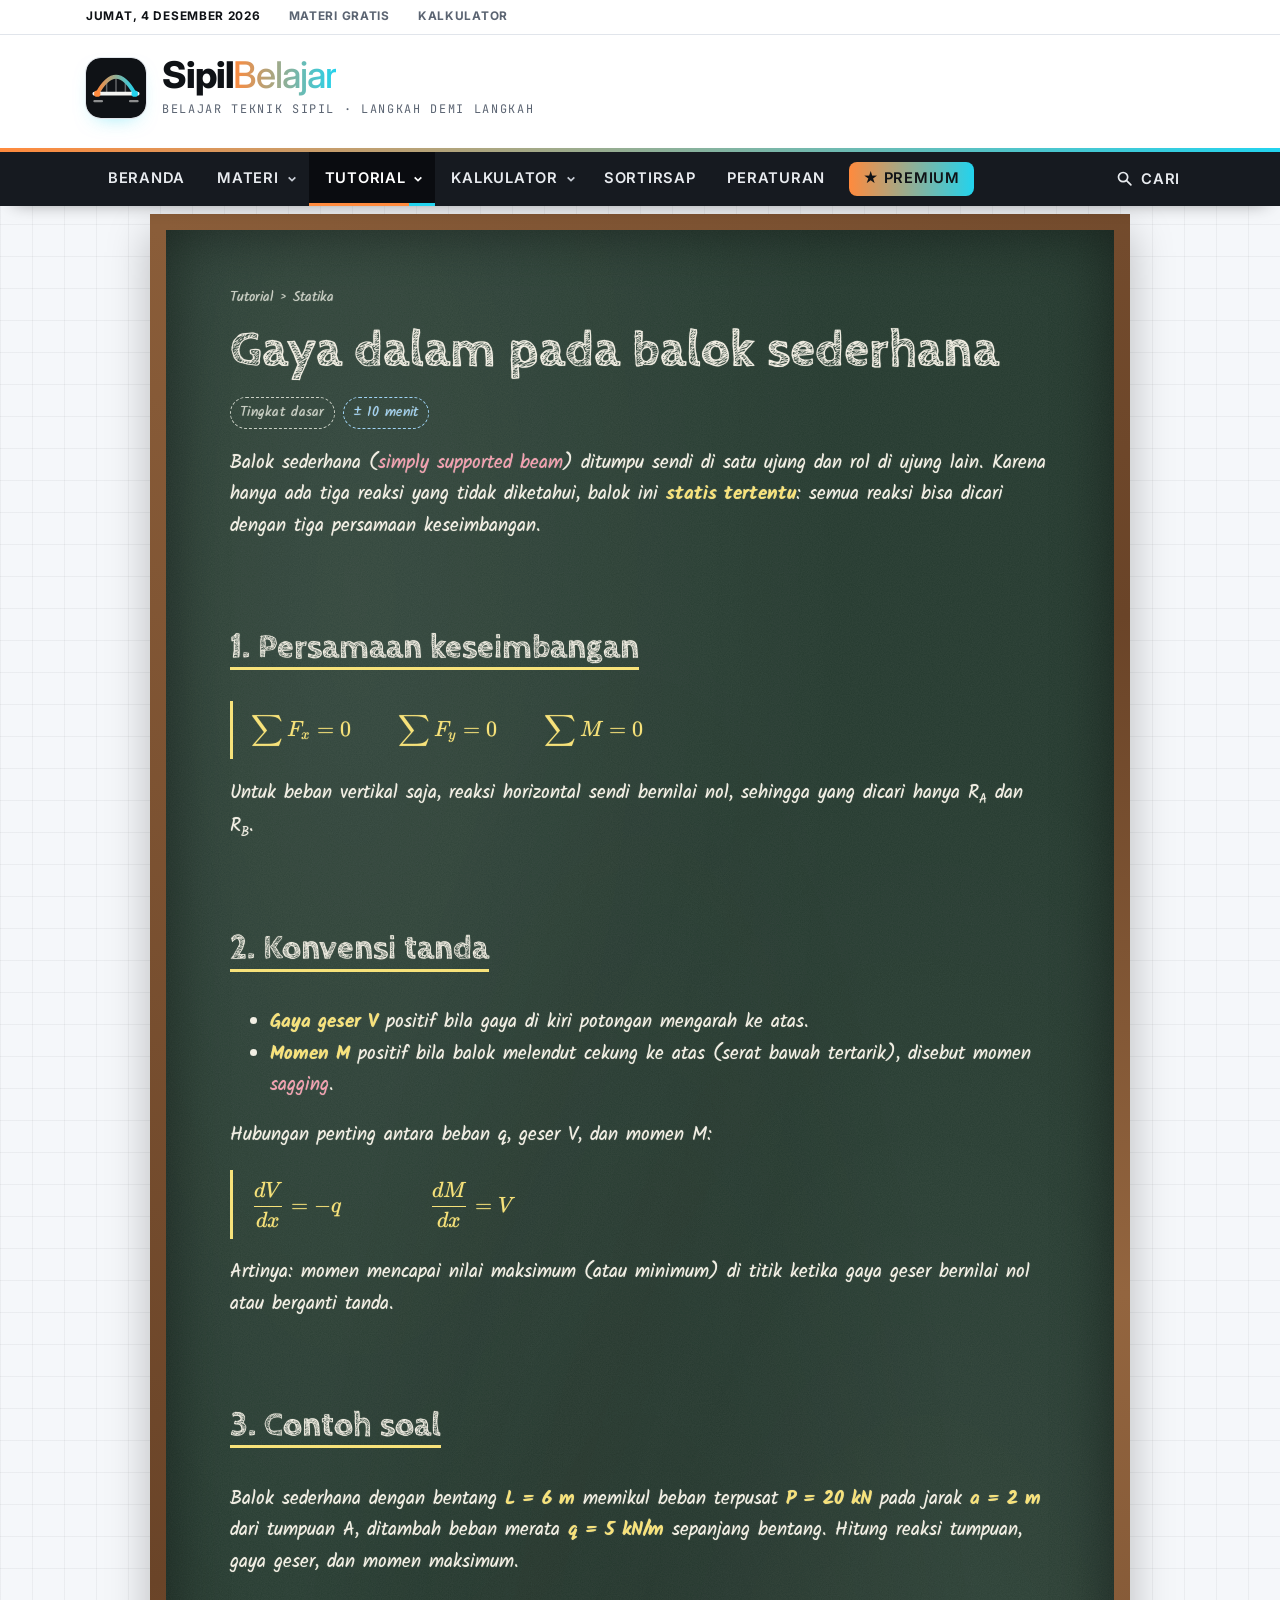
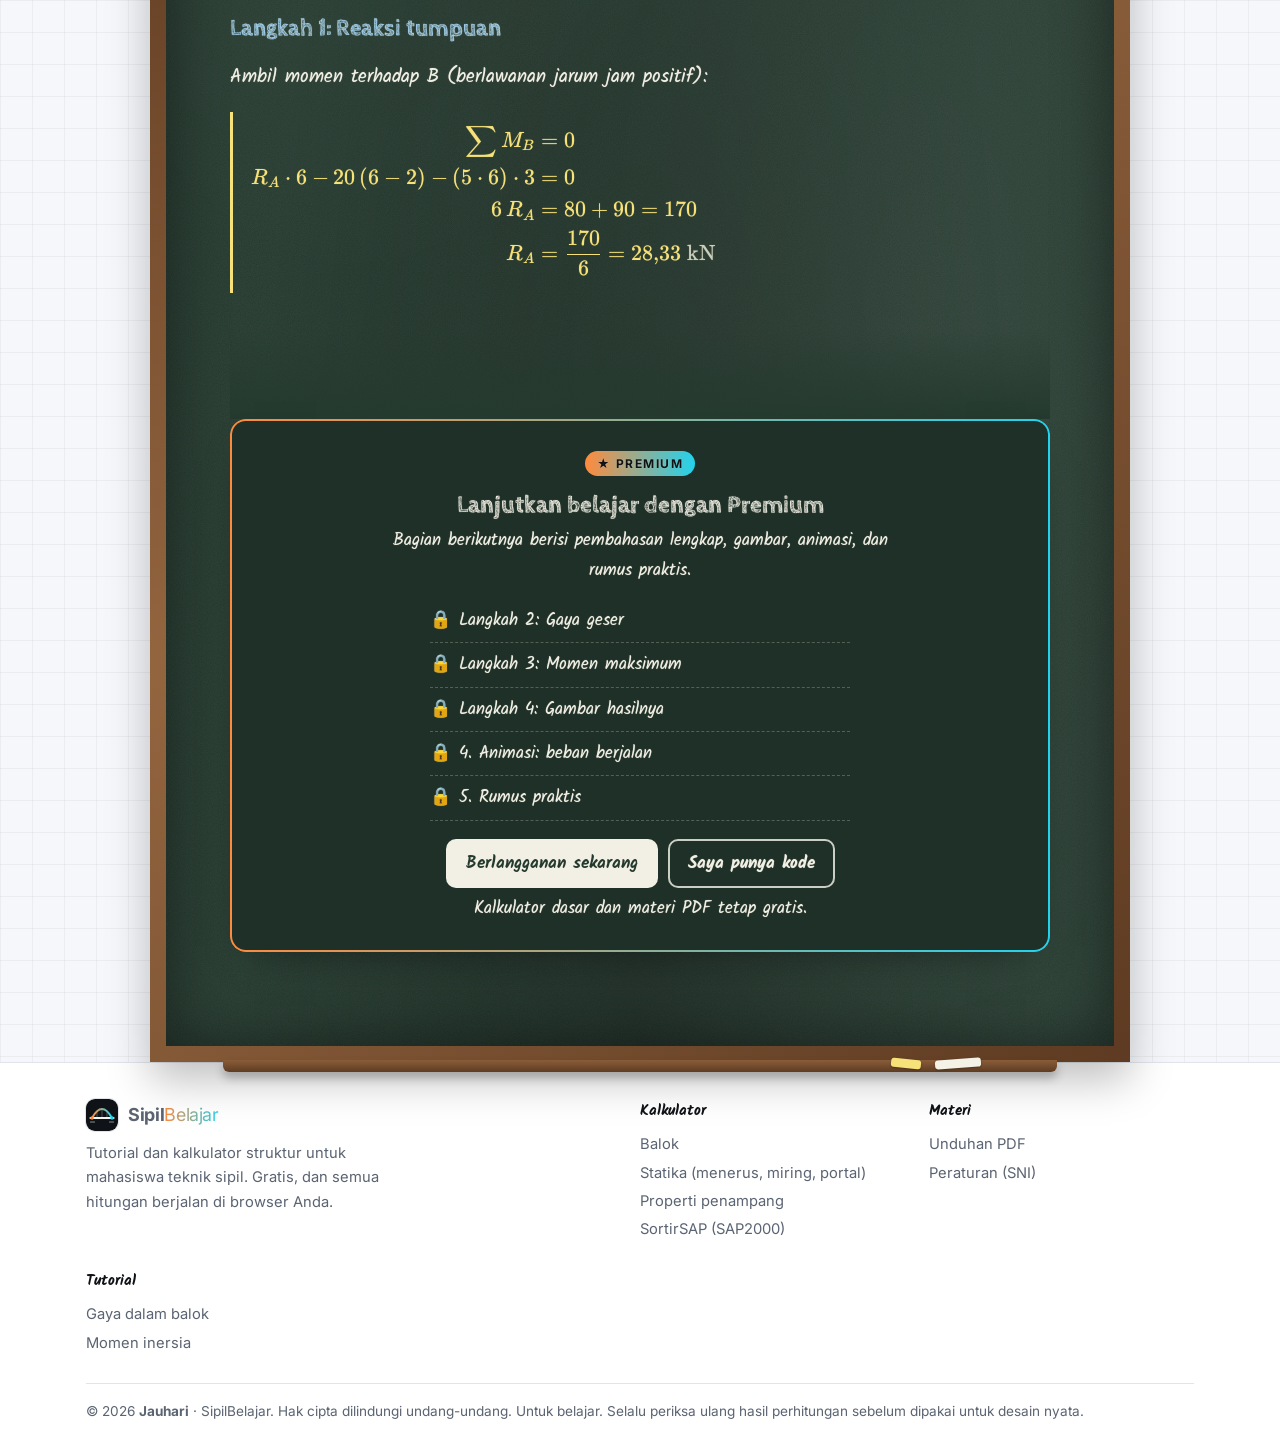
<file: tutorial/balok-sederhana.html>
<!doctype html>
<html lang="id">
<head>
  <meta charset="utf-8">
  <meta name="viewport" content="width=device-width, initial-scale=1">
  <title>Gaya Dalam Balok · SipilBelajar</title>
  <!-- preview -->
  <meta name="author" content="Jauhari">
  <meta name="copyright" content="© 2026 Jauhari">
  <meta name="description" content="Cara menghitung reaksi tumpuan, gaya geser, dan momen lentur balok sederhana, dengan contoh soal langkah demi langkah.">
  <link rel="canonical" href="https://sipilbelajar.netlify.app/tutorial/balok-sederhana.html">
  <meta name="theme-color" content="#0f1216">
  <meta property="og:type" content="website">
  <meta property="og:site_name" content="SipilBelajar">
  <meta property="og:locale" content="id_ID">
  <meta property="og:title" content="Gaya dalam pada balok sederhana · SipilBelajar">
  <meta property="og:description" content="Cara menghitung reaksi tumpuan, gaya geser, dan momen lentur balok sederhana, dengan contoh soal langkah demi langkah.">
  <meta property="og:url" content="https://sipilbelajar.netlify.app/tutorial/balok-sederhana.html">
  <meta property="og:image" content="https://sipilbelajar.netlify.app/assets/og-image.png">
  <meta property="og:image:width" content="1200">
  <meta property="og:image:height" content="630">
  <meta property="og:image:alt" content="SipilBelajar: Pahami struktur, bukan sekadar rumus.">
  <meta name="twitter:card" content="summary_large_image">
  <meta name="twitter:title" content="Gaya dalam pada balok sederhana · SipilBelajar">
  <meta name="twitter:description" content="Cara menghitung reaksi tumpuan, gaya geser, dan momen lentur balok sederhana, dengan contoh soal langkah demi langkah.">
  <meta name="twitter:image" content="https://sipilbelajar.netlify.app/assets/og-image.png">
  <!-- /preview -->
  <link rel="icon" type="image/svg+xml" href="../assets/logo.svg">
  <link rel="preconnect" href="https://fonts.googleapis.com">
  <link rel="preconnect" href="https://fonts.gstatic.com" crossorigin>
  <link rel="stylesheet" href="https://fonts.googleapis.com/css2?family=Cabin+Sketch:wght@400;700&family=Inter:wght@400;500;600;700;800&family=JetBrains+Mono:wght@400;600&family=Kalam:wght@400;700&display=swap">
  <link rel="stylesheet" href="../assets/katex/katex.min.css">
  <script defer src="../assets/katex/katex.min.js"></script>
  <script defer src="../assets/katex/contrib/auto-render.min.js" onload="renderMathInElement(document.body,{delimiters:[{left:'$$',right:'$$',display:true},{left:'\\(',right:'\\)',display:false}],throwOnError:false})"></script>
  <link rel="stylesheet" href="../assets/style.css">
</head>
<body data-root="../" data-page="tutorial">
<main class="wrap">
<div class="board">
<span class="chalk-stick"></span><span class="chalk-stick y"></span>
<article class="article">
  <div class="breadcrumb"><a href="index.html">Tutorial</a> › Statika</div>
  <h1>Gaya dalam pada balok sederhana</h1>
  <div class="meta"><span class="tag">Tingkat dasar</span><span class="tag c">± 10 menit</span></div>

  <p>Balok sederhana (<em>simply supported beam</em>) ditumpu sendi di satu ujung dan rol di ujung lain. Karena hanya ada tiga reaksi yang tidak diketahui, balok ini <strong>statis tertentu</strong>: semua reaksi bisa dicari dengan tiga persamaan keseimbangan.</p>

  <h2>1. Persamaan keseimbangan</h2>
  <div class="formula">$$\sum F_x = 0 \qquad \sum F_y = 0 \qquad \sum M = 0$$</div>
  <p>Untuk beban vertikal saja, reaksi horizontal sendi bernilai nol, sehingga yang dicari hanya R<sub>A</sub> dan R<sub>B</sub>.</p>

  <h2>2. Konvensi tanda</h2>
  <ul>
    <li><strong>Gaya geser V</strong> positif bila gaya di kiri potongan mengarah ke atas.</li>
    <li><strong>Momen M</strong> positif bila balok melendut cekung ke atas (serat bawah tertarik), disebut momen <em>sagging</em>.</li>
  </ul>
  <p>Hubungan penting antara beban q, geser V, dan momen M:</p>
  <div class="formula">$$\frac{dV}{dx} = -q \qquad\qquad \frac{dM}{dx} = V$$</div>
  <p>Artinya: momen mencapai nilai maksimum (atau minimum) di titik ketika gaya geser bernilai nol atau berganti tanda.</p>

  <h2>3. Contoh soal</h2>
  <p>Balok sederhana dengan bentang <strong>L = 6 m</strong> memikul beban terpusat <strong>P = 20 kN</strong> pada jarak <strong>a = 2 m</strong> dari tumpuan A, ditambah beban merata <strong>q = 5 kN/m</strong> sepanjang bentang. Hitung reaksi tumpuan, gaya geser, dan momen maksimum.</p>

  <h3>Langkah 1: Reaksi tumpuan</h3>
  <p>Ambil momen terhadap B (berlawanan jarum jam positif):</p>
  <div class="formula">$$\begin{aligned} \sum M_B &amp;= 0 \\ R_A \cdot 6 - 20\,(6-2) - (5 \cdot 6)\cdot 3 &amp;= 0 \\ 6\,R_A &amp;= 80 + 90 = 170 \\ R_A &amp;= \frac{170}{6} = 28{,}33 \text{ kN} \end{aligned}$$</div>
  <div class="formula">$$\begin{aligned} \sum F_y &amp;= 0 \\ R_B &amp;= 20 + 5 \cdot 6 - 28{,}33 = 21{,}67 \text{ kN} \end{aligned}$$</div>

  <div class="premium-mark"></div>
  <h3>Langkah 2: Gaya geser</h3>
  <div class="table-wrap"><table>
    <tr><th>Posisi x (m)</th><th class="num">V (kN)</th><th>Keterangan</th></tr>
    <tr><td>0⁺</td><td class="num">28,33</td><td>= R<sub>A</sub></td></tr>
    <tr><td>2⁻</td><td class="num">18,33</td><td>\(28{,}33 - 5 \cdot 2\)</td></tr>
    <tr><td>2⁺</td><td class="num">−1,67</td><td>turun 20 kN akibat P</td></tr>
    <tr><td>6⁻</td><td class="num">−21,67</td><td>= −R<sub>B</sub></td></tr>
  </table></div>
  <p>Gaya geser berganti tanda di x = 2 m, jadi momen maksimum terjadi di bawah beban terpusat.</p>

  <h3>Langkah 3: Momen maksimum</h3>
  <div class="formula">$$\begin{aligned} M_{x=2} &amp;= R_A \cdot 2 - \frac{q \cdot 2^2}{2} \\ &amp;= 28{,}33 \cdot 2 - \frac{5 \cdot 4}{2} \\ &amp;= 56{,}67 - 10 \\ &amp;= 46{,}67 \text{ kN}\cdot\text{m} \end{aligned}$$</div>

  <h3>Langkah 4: Gambar hasilnya</h3>
  <p>Setelah semua angka didapat, pindahkan ke gambar: beban dan reaksi, lalu diagram gaya geser (V) dan momen (M).</p>
  <svg class="chalk-svg" viewBox="0 0 640 520" role="img" aria-label="Diagram benda bebas, gaya geser, dan momen lentur balok contoh"><defs><filter id="chalk1" x="-5%" y="-5%" width="110%" height="110%"><feTurbulence type="fractalNoise" baseFrequency="1.2" numOctaves="2" seed="1" result="n"/><feDisplacementMap in="SourceGraphic" in2="n" scale="2.2" result="d"/><feComposite in="d" in2="n" operator="out" result="o"/><feComposite in="d" in2="o" operator="arithmetic" k1="0" k2="1" k3="-.25" k4="0"/></filter>
<marker id="ah1" viewBox="0 0 10 10" refX="5" refY="10" markerWidth="7" markerHeight="7"><path d="M1 1L5 10L9 1" fill="none" stroke="currentColor" stroke-width="1.6"/></marker>
<marker id="au1" viewBox="0 0 10 10" refX="5" refY="0" markerWidth="7" markerHeight="7"><path d="M1 9L5 0L9 9" fill="none" stroke="currentColor" stroke-width="1.6"/></marker></defs><g filter="url(#chalk1)" font-family="Kalam, cursive"><path class="draw" d="M80 62H560" fill="none" stroke="#f59fb0" stroke-width="1.8" stroke-linecap="round" stroke-linejoin="round" /><path class="draw" d="M80.0 62V100" stroke="#f59fb0" stroke-width="1.6" color="#f59fb0" marker-end="url(#ah1)"/><path class="draw" d="M120.0 62V100" stroke="#f59fb0" stroke-width="1.6" color="#f59fb0" marker-end="url(#ah1)"/><path class="draw" d="M160.0 62V100" stroke="#f59fb0" stroke-width="1.6" color="#f59fb0" marker-end="url(#ah1)"/><path class="draw" d="M200.0 62V100" stroke="#f59fb0" stroke-width="1.6" color="#f59fb0" marker-end="url(#ah1)"/><path class="draw" d="M240.0 62V100" stroke="#f59fb0" stroke-width="1.6" color="#f59fb0" marker-end="url(#ah1)"/><path class="draw" d="M280.0 62V100" stroke="#f59fb0" stroke-width="1.6" color="#f59fb0" marker-end="url(#ah1)"/><path class="draw" d="M320.0 62V100" stroke="#f59fb0" stroke-width="1.6" color="#f59fb0" marker-end="url(#ah1)"/><path class="draw" d="M360.0 62V100" stroke="#f59fb0" stroke-width="1.6" color="#f59fb0" marker-end="url(#ah1)"/><path class="draw" d="M400.0 62V100" stroke="#f59fb0" stroke-width="1.6" color="#f59fb0" marker-end="url(#ah1)"/><path class="draw" d="M440.0 62V100" stroke="#f59fb0" stroke-width="1.6" color="#f59fb0" marker-end="url(#ah1)"/><path class="draw" d="M480.0 62V100" stroke="#f59fb0" stroke-width="1.6" color="#f59fb0" marker-end="url(#ah1)"/><path class="draw" d="M520.0 62V100" stroke="#f59fb0" stroke-width="1.6" color="#f59fb0" marker-end="url(#ah1)"/><path class="draw" d="M560.0 62V100" stroke="#f59fb0" stroke-width="1.6" color="#f59fb0" marker-end="url(#ah1)"/><text class="write" x="560" y="52" fill="#f59fb0" font-size="18" text-anchor="end">q = 5 kN/m</text><path class="draw" d="M240 20V100" stroke="#f7e27a" stroke-width="2.6" color="#f7e27a" marker-end="url(#ah1)"/><text class="write" x="250" y="30" fill="#f7e27a" font-size="20" text-anchor="start">P = 20 kN</text><path class="draw" d="M74 108H566M74 116H566" fill="none" stroke="#f4f1e6" stroke-width="2.6" stroke-linecap="round" stroke-linejoin="round" /><path class="draw" d="M80 118l-14 24h28z M560 118l-14 22h28z M542 146h36" fill="none" stroke="#f4f1e6" stroke-width="2" stroke-linecap="round" stroke-linejoin="round" /><path class="draw" d="M80 200V152" stroke="#9fd3f5" stroke-width="2.4" color="#9fd3f5" marker-end="url(#au1)"/><text class="write" x="90" y="196" fill="#9fd3f5" font-size="18" text-anchor="start">R<tspan font-size="14">A</tspan> = 28,33 kN</text><path class="draw" d="M560 200V152" stroke="#9fd3f5" stroke-width="2.4" color="#9fd3f5" marker-end="url(#au1)"/><text class="write" x="550" y="196" fill="#9fd3f5" font-size="18" text-anchor="end">R<tspan font-size="14">B</tspan> = 21,67 kN</text><path class="draw" d="M80 240H560M80 232v16M240 232v16M560 232v16" fill="none" stroke="#f4f1e6" stroke-width="1.4" stroke-linecap="round" stroke-linejoin="round" /><text class="write" x="160.0" y="233" fill="#f4f1e6" font-size="17" text-anchor="middle">2 m</text><text class="write" x="400.0" y="233" fill="#f4f1e6" font-size="17" text-anchor="middle">4 m</text><text class="write" x="30" y="262" fill="#f4f1e6" font-size="24" text-anchor="start">V</text><path class="draw" d="M80 320H560" fill="none" stroke="#f4f1e6" stroke-width="1.4" stroke-linecap="round" stroke-linejoin="round" stroke-dasharray="6 6"/><path class="draw" d="M80 320V263.34000000000003L240 283.34000000000003V323.34L560 363.34000000000003V320" fill="none" stroke="#f7e27a" stroke-width="2.6" stroke-linecap="round" stroke-linejoin="round" /><text class="write" x="88" y="255.34000000000003" fill="#f7e27a" font-size="17" text-anchor="start">+28,33</text><text class="write" x="248" y="277.34000000000003" fill="#f7e27a" font-size="17" text-anchor="start">+18,33</text><text class="write" x="248" y="343.34" fill="#f7e27a" font-size="17" text-anchor="start">−1,67</text><text class="write" x="552" y="385.34000000000003" fill="#f7e27a" font-size="17" text-anchor="end">−21,67</text><text class="write" x="30" y="450" fill="#f4f1e6" font-size="24" text-anchor="start">M</text><path class="draw" d="M80 410H560" fill="none" stroke="#f4f1e6" stroke-width="1.4" stroke-linecap="round" stroke-linejoin="round" stroke-dasharray="6 6"/><path class="draw" d="M80.0 410.0 L88.0 415.3 L96.0 420.6 L104.0 425.7 L112.0 430.8 L120.0 435.7 L128.0 440.6 L136.0 445.4 L144.0 450.0 L152.0 454.6 L160.0 459.1 L168.0 463.5 L176.0 467.8 L184.0 472.0 L192.0 476.1 L200.0 480.1 L208.0 484.0 L216.0 487.8 L224.0 491.5 L232.0 495.1 L240.0 498.7 L248.0 498.3 L256.0 497.8 L264.0 497.3 L272.0 496.6 L280.0 495.9 L288.0 495.1 L296.0 494.1 L304.0 493.1 L312.0 492.0 L320.0 490.7 L328.0 489.4 L336.0 488.0 L344.0 486.5 L352.0 484.9 L360.0 483.2 L368.0 481.4 L376.0 479.6 L384.0 477.6 L392.0 475.5 L400.0 473.3 L408.0 471.1 L416.0 468.7 L424.0 466.3 L432.0 463.7 L440.0 461.1 L448.0 458.3 L456.0 455.5 L464.0 452.6 L472.0 449.5 L480.0 446.4 L488.0 443.2 L496.0 439.9 L504.0 436.5 L512.0 433.0 L520.0 429.4 L528.0 425.7 L536.0 421.9 L544.0 418.0 L552.0 414.1 L560.0 410.0" fill="none" stroke="#f59fb0" stroke-width="2.6" stroke-linecap="round" stroke-linejoin="round" /><path class="draw" d="M240 410V498.673" fill="none" stroke="#f4f1e6" stroke-width="1.2" stroke-linecap="round" stroke-linejoin="round" stroke-dasharray="4 5"/><text class="write" x="252" y="506.673" fill="#f59fb0" font-size="20" text-anchor="start">M maks = 46,67 kN·m</text><text class="write" x="240" y="402" fill="#9fd3f5" font-size="16" text-anchor="middle">V = 0 di sini!</text></g></svg>
  <p class="chalk-cap">Diagram V turun miring karena beban merata, lalu lompat 20 kN di bawah P. Momen maksimum ada tepat di titik V = 0.</p>

  <div class="note"><strong>Cek cepat dengan superposisi:</strong> M akibat P: \(\frac{Pab}{L} = \frac{20 \cdot 2 \cdot 4}{6} = 26{,}67\) kN·m. M akibat q di x = 2 m: \(\frac{q\,x\,(L-x)}{2} = \frac{5 \cdot 2 \cdot 4}{2} = 20\) kN·m. Total 46,67 kN·m. Cocok.</div>

  <h2>4. Animasi: beban berjalan</h2>
  <p>Bayangkan sebuah truk melintas di atas jembatan. Geser atau putar animasi di bawah, lalu perhatikan bagaimana reaksi, gaya geser, momen, dan lendutan berubah mengikuti posisi beban.</p>
  <div class="anim-box" data-anim="moving-load"></div>

  <h2>5. Rumus praktis</h2>
  <div class="table-wrap"><table>
    <tr><th>Kasus</th><th>Reaksi</th><th>M maks</th><th>Lendutan maks</th></tr>
    <tr><td>P di tengah bentang</td><td>\(\frac{P}{2}\)</td><td>\(\frac{PL}{4}\)</td><td>\(\frac{PL^3}{48EI}\)</td></tr>
    <tr><td>q merata penuh</td><td>\(\frac{qL}{2}\)</td><td>\(\frac{qL^2}{8}\)</td><td>\(\frac{5qL^4}{384EI}\)</td></tr>
    <tr><td>Kantilever, P di ujung</td><td>\(P\)</td><td>\(-PL\) (di jepit)</td><td>\(\frac{PL^3}{3EI}\)</td></tr>
    <tr><td>Kantilever, q merata</td><td>\(qL\)</td><td>\(-\frac{qL^2}{2}\) (di jepit)</td><td>\(\frac{qL^4}{8EI}\)</td></tr>
  </table></div>

  <div class="btn-row">
    <a class="btn primary" href="../kalkulator/balok.html?contoh=1">Cek contoh ini di kalkulator</a>
    <a class="btn secondary" href="momen-inersia.html">Tutorial berikutnya: momen inersia</a>
  </div>
</article>
</div>
</main>
<script src="../assets/layout.js"></script>
<script src="../assets/paywall.js"></script>
<script src="../assets/board.js"></script>
<script src="../assets/board-anim.js"></script>
</body>
</html>
</file>
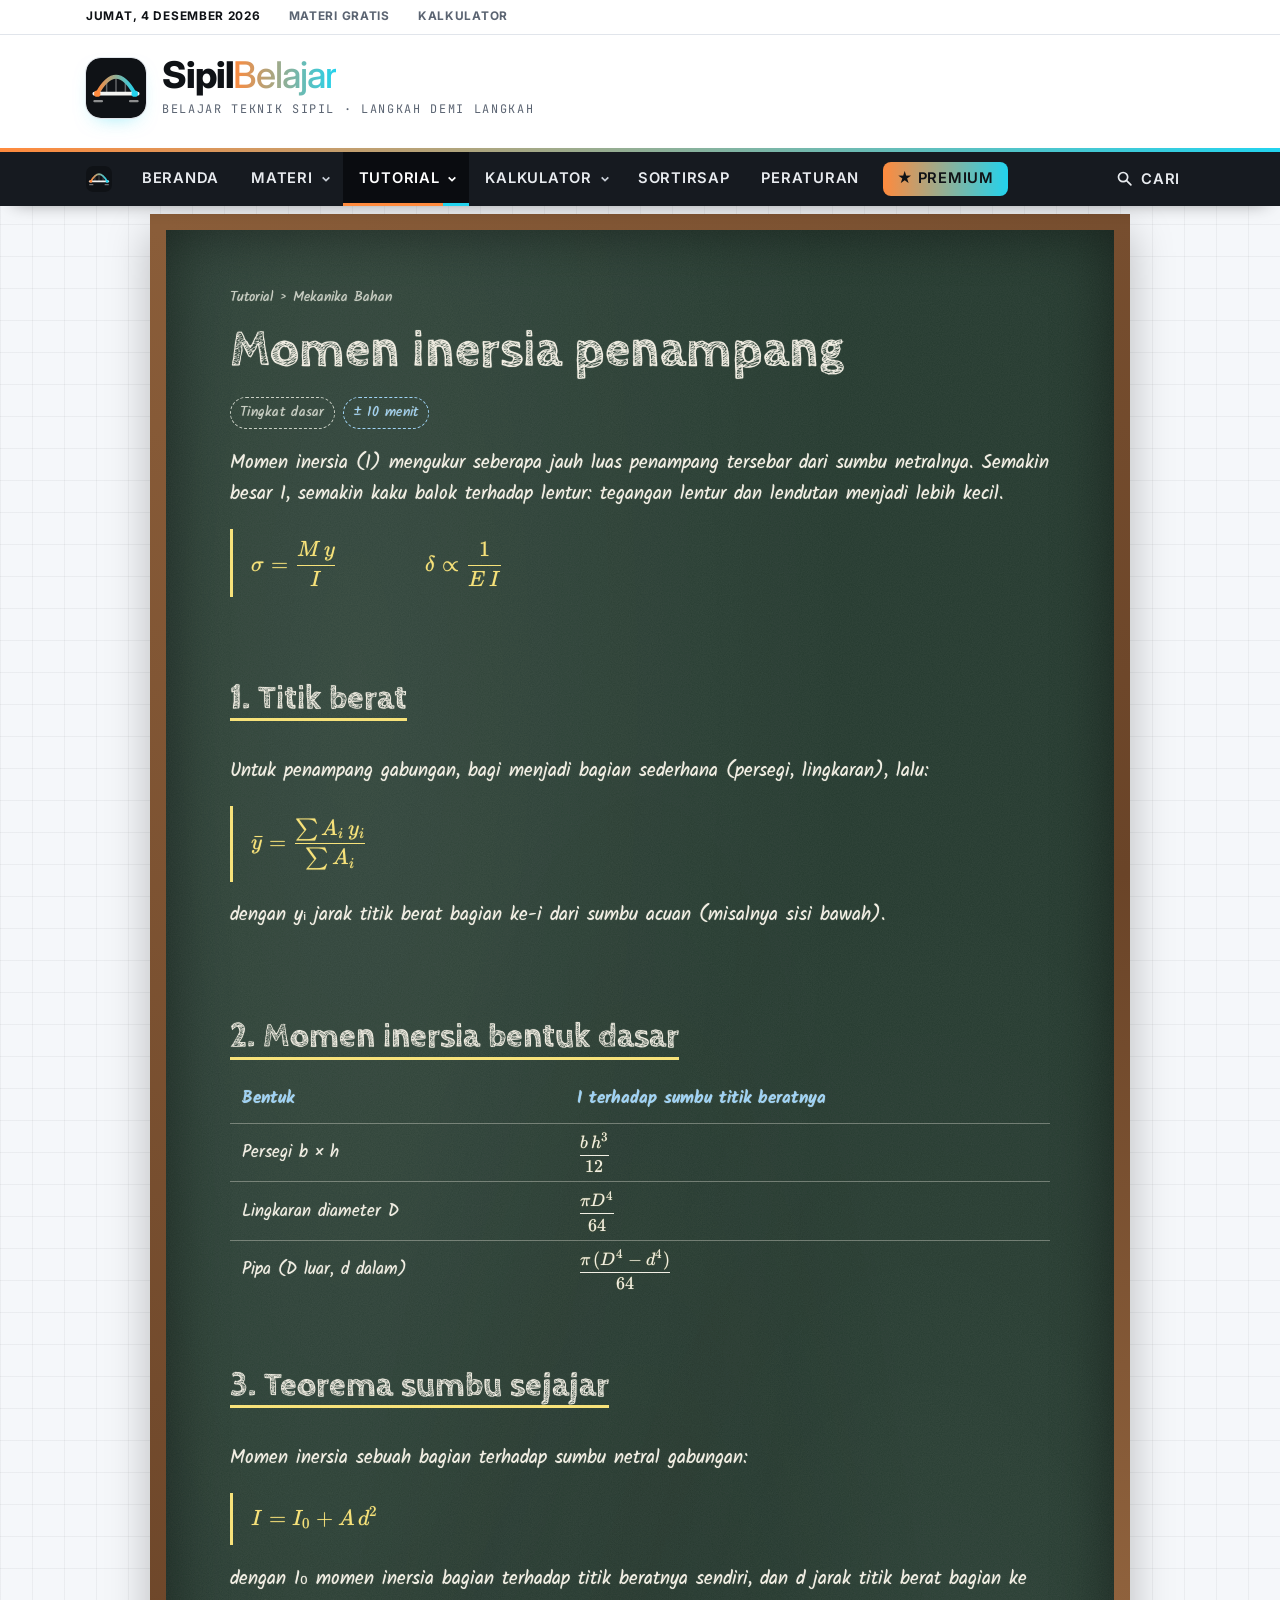
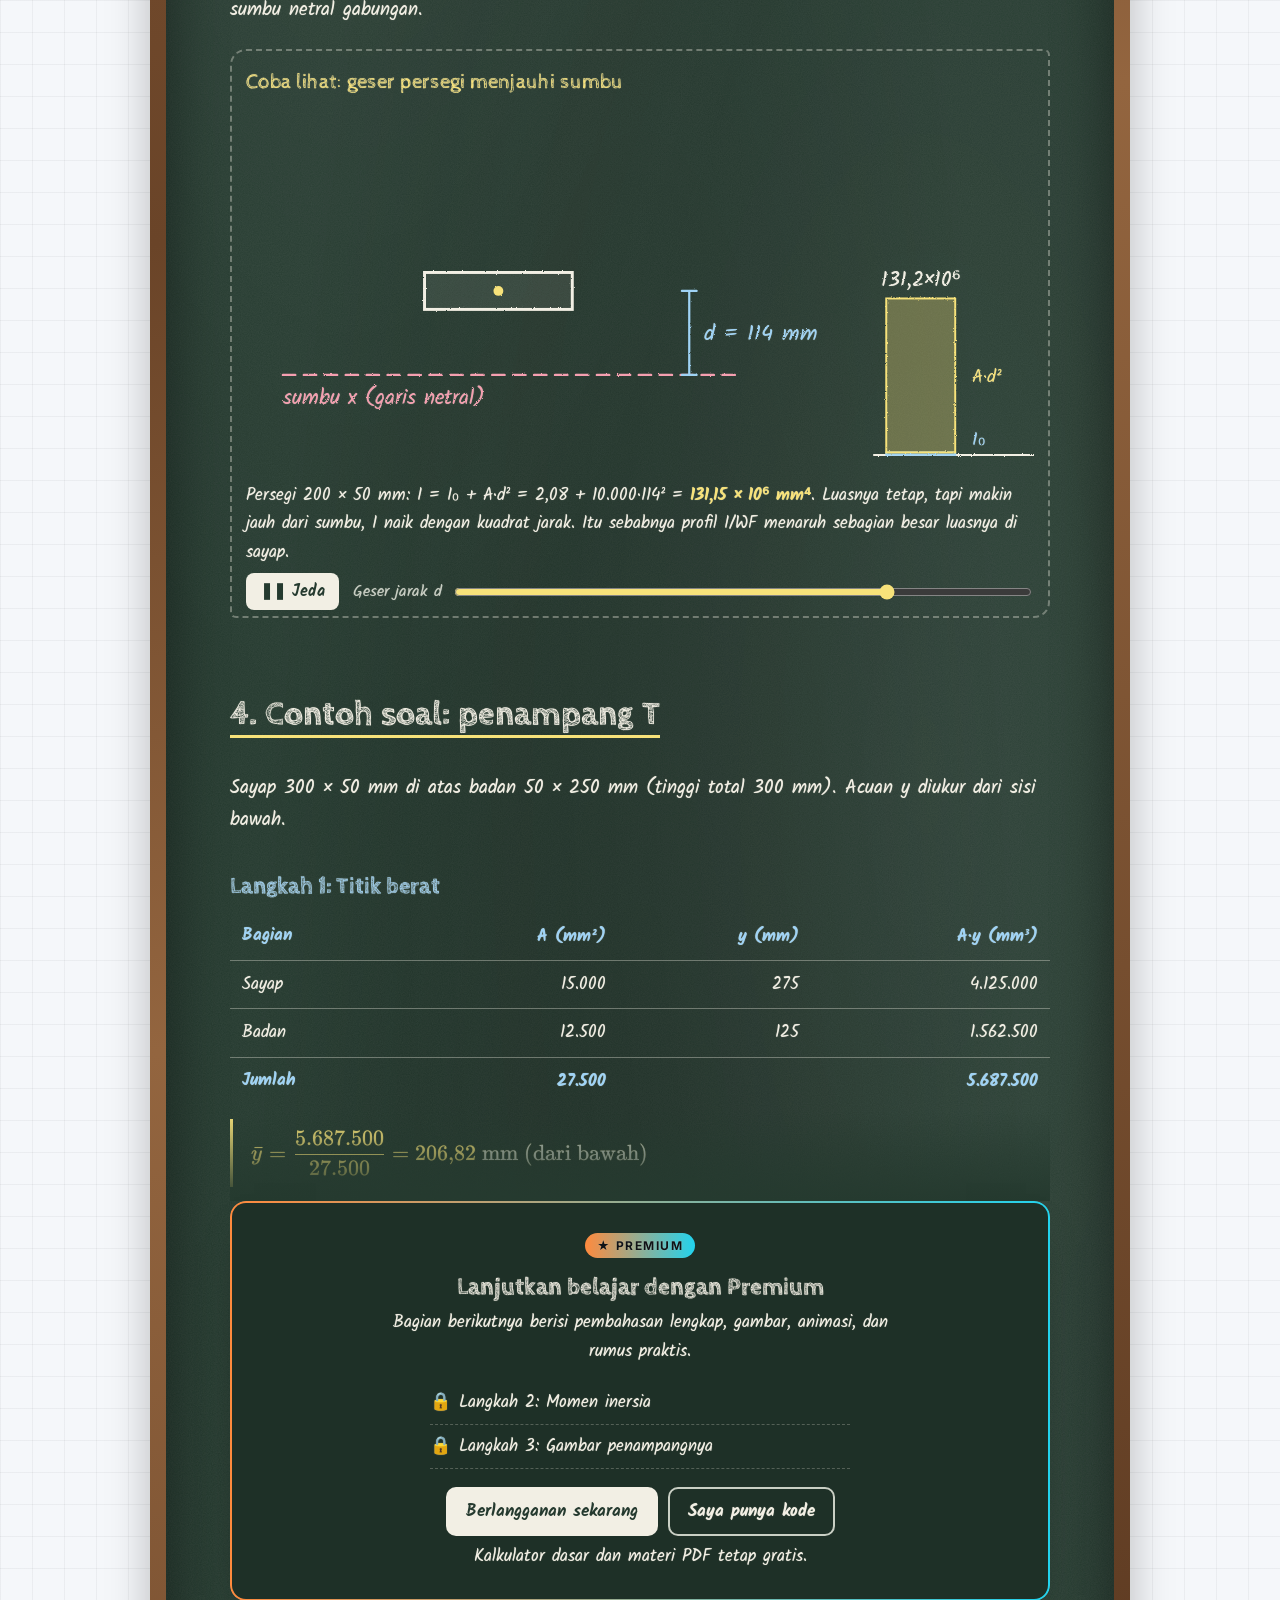
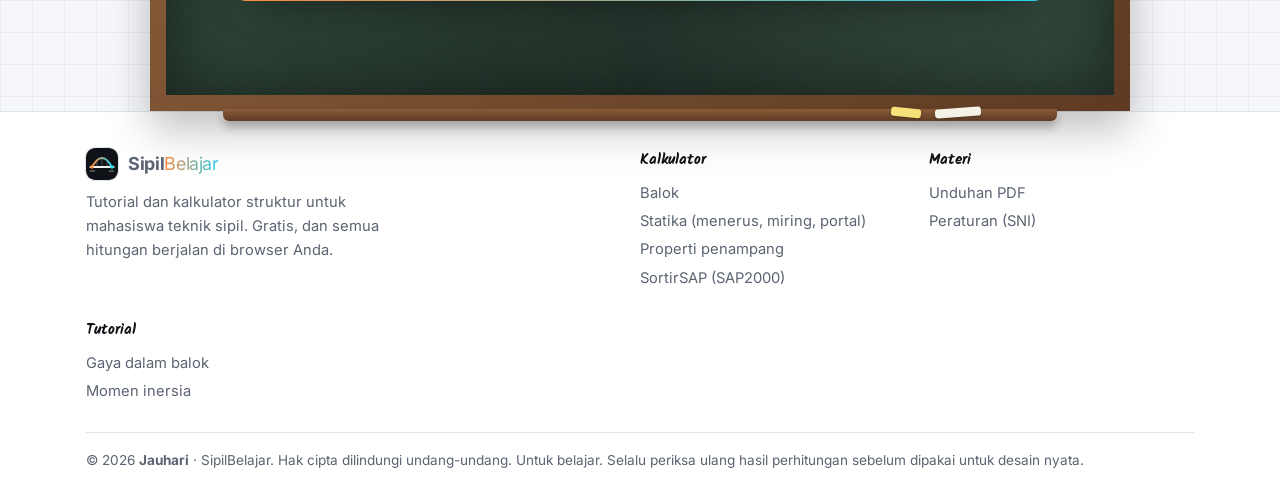
<file: tutorial/momen-inersia.html>
<!doctype html>
<html lang="id">
<head>
  <meta charset="utf-8">
  <meta name="viewport" content="width=device-width, initial-scale=1">
  <title>Momen Inersia · SipilBelajar</title>
  <!-- preview -->
  <meta name="author" content="Jauhari">
  <meta name="copyright" content="© 2026 Jauhari">
  <meta name="description" content="Titik berat, momen inersia bentuk dasar, dan teorema sumbu sejajar, dengan contoh soal penampang T.">
  <link rel="canonical" href="https://sipilbelajar.netlify.app/tutorial/momen-inersia.html">
  <meta name="theme-color" content="#0f1216">
  <meta property="og:type" content="website">
  <meta property="og:site_name" content="SipilBelajar">
  <meta property="og:locale" content="id_ID">
  <meta property="og:title" content="Momen inersia penampang · SipilBelajar">
  <meta property="og:description" content="Titik berat, momen inersia bentuk dasar, dan teorema sumbu sejajar, dengan contoh soal penampang T.">
  <meta property="og:url" content="https://sipilbelajar.netlify.app/tutorial/momen-inersia.html">
  <meta property="og:image" content="https://sipilbelajar.netlify.app/assets/og-image.png">
  <meta property="og:image:width" content="1200">
  <meta property="og:image:height" content="630">
  <meta property="og:image:alt" content="SipilBelajar: Pahami struktur, bukan sekadar rumus.">
  <meta name="twitter:card" content="summary_large_image">
  <meta name="twitter:title" content="Momen inersia penampang · SipilBelajar">
  <meta name="twitter:description" content="Titik berat, momen inersia bentuk dasar, dan teorema sumbu sejajar, dengan contoh soal penampang T.">
  <meta name="twitter:image" content="https://sipilbelajar.netlify.app/assets/og-image.png">
  <!-- /preview -->
  <link rel="icon" type="image/svg+xml" href="../assets/logo.svg">
  <link rel="preconnect" href="https://fonts.googleapis.com">
  <link rel="preconnect" href="https://fonts.gstatic.com" crossorigin>
  <link rel="stylesheet" href="https://fonts.googleapis.com/css2?family=Cabin+Sketch:wght@400;700&family=Inter:wght@400;500;600;700;800&family=JetBrains+Mono:wght@400;600&family=Kalam:wght@400;700&display=swap">
  <link rel="stylesheet" href="../assets/katex/katex.min.css">
  <script defer src="../assets/katex/katex.min.js"></script>
  <script defer src="../assets/katex/contrib/auto-render.min.js" onload="renderMathInElement(document.body,{delimiters:[{left:'$$',right:'$$',display:true},{left:'\\(',right:'\\)',display:false}],throwOnError:false})"></script>
  <link rel="stylesheet" href="../assets/style.css">
</head>
<body data-root="../" data-page="tutorial">
<main class="wrap">
<div class="board">
<span class="chalk-stick"></span><span class="chalk-stick y"></span>
<article class="article">
  <div class="breadcrumb"><a href="index.html">Tutorial</a> › Mekanika Bahan</div>
  <h1>Momen inersia penampang</h1>
  <div class="meta"><span class="tag">Tingkat dasar</span><span class="tag c">± 10 menit</span></div>

  <p>Momen inersia (I) mengukur seberapa jauh luas penampang tersebar dari sumbu netralnya. Semakin besar I, semakin kaku balok terhadap lentur: tegangan lentur dan lendutan menjadi lebih kecil.</p>
  <div class="formula">$$\sigma = \frac{M\,y}{I} \qquad\qquad \delta \propto \frac{1}{E\,I}$$</div>

  <h2>1. Titik berat</h2>
  <p>Untuk penampang gabungan, bagi menjadi bagian sederhana (persegi, lingkaran), lalu:</p>
  <div class="formula">$$\bar{y} = \frac{\sum A_i\, y_i}{\sum A_i}$$</div>
  <p>dengan yᵢ jarak titik berat bagian ke-i dari sumbu acuan (misalnya sisi bawah).</p>

  <h2>2. Momen inersia bentuk dasar</h2>
  <div class="table-wrap"><table>
    <tr><th>Bentuk</th><th>I terhadap sumbu titik beratnya</th></tr>
    <tr><td>Persegi b × h</td><td>\(\dfrac{b\,h^3}{12}\)</td></tr>
    <tr><td>Lingkaran diameter D</td><td>\(\dfrac{\pi D^4}{64}\)</td></tr>
    <tr><td>Pipa (D luar, d dalam)</td><td>\(\dfrac{\pi\,(D^4 - d^4)}{64}\)</td></tr>
  </table></div>

  <h2>3. Teorema sumbu sejajar</h2>
  <p>Momen inersia sebuah bagian terhadap sumbu netral gabungan:</p>
  <div class="formula">$$I = I_0 + A\,d^2$$</div>
  <p>dengan I₀ momen inersia bagian terhadap titik beratnya sendiri, dan d jarak titik berat bagian ke sumbu netral gabungan.</p>

  <div class="anim-box" data-anim="parallel-axis"><p class="anim-title">Coba lihat: geser persegi menjauhi sumbu</p></div>

  <h2>4. Contoh soal: penampang T</h2>
  <p>Sayap 300 × 50 mm di atas badan 50 × 250 mm (tinggi total 300 mm). Acuan y diukur dari sisi bawah.</p>

  <h3>Langkah 1: Titik berat</h3>
  <div class="table-wrap"><table>
    <tr><th>Bagian</th><th class="num">A (mm²)</th><th class="num">y (mm)</th><th class="num">A·y (mm³)</th></tr>
    <tr><td>Sayap</td><td class="num">15.000</td><td class="num">275</td><td class="num">4.125.000</td></tr>
    <tr><td>Badan</td><td class="num">12.500</td><td class="num">125</td><td class="num">1.562.500</td></tr>
    <tr><th>Jumlah</th><th class="num">27.500</th><th></th><th class="num">5.687.500</th></tr>
  </table></div>
  <div class="formula">$$\bar{y} = \frac{5.687.500}{27.500} = 206{,}82 \text{ mm (dari bawah)}$$</div>

  <div class="premium-mark"></div>
  <h3>Langkah 2: Momen inersia</h3>
  <div class="formula">$$\begin{aligned} \textbf{Sayap: } I_0 &amp;= \frac{300 \cdot 50^3}{12} = 3.125.000 \text{ mm}^4 \\ d &amp;= 275 - 206{,}82 = 68{,}18 \text{ mm} \\ A\,d^2 &amp;= 15.000 \cdot 68{,}18^2 = 69.731.405 \text{ mm}^4 \\[6pt] \textbf{Badan: } I_0 &amp;= \frac{50 \cdot 250^3}{12} = 65.104.167 \text{ mm}^4 \\ d &amp;= 206{,}82 - 125 = 81{,}82 \text{ mm} \\ A\,d^2 &amp;= 12.500 \cdot 81{,}82^2 = 83.677.686 \text{ mm}^4 \\[6pt] I_x &amp;= \sum I_0 + \sum A\,d^2 \\ &amp;= 3.125.000 + 69.731.405 + 65.104.167 + 83.677.686 \\ &amp;\approx 221{,}64 \times 10^6 \text{ mm}^4 \end{aligned}$$</div>

  <h3>Langkah 3: Gambar penampangnya</h3>
  <p>Sekarang gambarkan hasil hitungan: letak titik berat tiap bagian (A₁ dan A₂) dan garis netral di ȳ = 206,8 mm dari bawah.</p>
  <svg class="chalk-svg" viewBox="0 0 640 340" role="img" aria-label="Sketsa penampang T dengan titik berat dan garis netral"><defs><filter id="chalk2" x="-5%" y="-5%" width="110%" height="110%"><feTurbulence type="fractalNoise" baseFrequency="1.2" numOctaves="2" seed="2" result="n"/><feDisplacementMap in="SourceGraphic" in2="n" scale="2.2" result="d"/><feComposite in="d" in2="n" operator="out" result="o"/><feComposite in="d" in2="o" operator="arithmetic" k1="0" k2="1" k3="-.25" k4="0"/></filter>
<marker id="ah2" viewBox="0 0 10 10" refX="5" refY="10" markerWidth="7" markerHeight="7"><path d="M1 1L5 10L9 1" fill="none" stroke="currentColor" stroke-width="1.6"/></marker>
<marker id="au2" viewBox="0 0 10 10" refX="5" refY="0" markerWidth="7" markerHeight="7"><path d="M1 9L5 0L9 9" fill="none" stroke="currentColor" stroke-width="1.6"/></marker></defs><g filter="url(#chalk2)" font-family="Kalam, cursive"><path class="draw" d="M140.0 50.0H380.0V90.0H280.0V290.0H240.0V90.0H140.0Z" fill="none" stroke="#f4f1e6" stroke-width="2.6" stroke-linecap="round" stroke-linejoin="round" /><path class="draw" d="M140.0 90.0H380.0" fill="none" stroke="#f4f1e6" stroke-width="1.2" stroke-linecap="round" stroke-linejoin="round" stroke-dasharray="5 6"/><path class="draw" d="M140.0 32.0H380.0M140.0 24.0v16M380.0 24.0v16" fill="none" stroke="#9fd3f5" stroke-width="1.4" stroke-linecap="round" stroke-linejoin="round" /><text class="write" x="260.0" y="24.0" fill="#9fd3f5" font-size="18" text-anchor="middle">300</text><path class="draw" d="M396.0 50.0V90.0" fill="none" stroke="#9fd3f5" stroke-width="1.4" stroke-linecap="round" stroke-linejoin="round" /><text class="write" x="404.0" y="76.0" fill="#9fd3f5" font-size="18" text-anchor="start">50</text><path class="draw" d="M218.0 90.0V290.0" fill="none" stroke="#9fd3f5" stroke-width="1.4" stroke-linecap="round" stroke-linejoin="round" /><text class="write" x="210.0" y="190.0" fill="#9fd3f5" font-size="18" text-anchor="end">250</text><path class="draw" d="M240.0 308.0H280.0" fill="none" stroke="#9fd3f5" stroke-width="1.4" stroke-linecap="round" stroke-linejoin="round" /><text class="write" x="260.0" y="328.0" fill="#9fd3f5" font-size="18" text-anchor="middle">50</text><circle class="write" cx="260.0" cy="70.0" r="4" fill="#f7e27a"/><text class="write" x="250.4" y="76.0" fill="#f7e27a" font-size="17" text-anchor="end">A₁ = 15.000</text><circle class="write" cx="260.0" cy="190.0" r="4" fill="#f7e27a"/><text class="write" x="288.0" y="196.0" fill="#f7e27a" font-size="17" text-anchor="start">A₂ = 12.500</text><path class="draw" d="M92.0 124.55999999999999H460.0" fill="none" stroke="#f59fb0" stroke-width="2" stroke-linecap="round" stroke-linejoin="round" stroke-dasharray="10 7"/><text class="write" x="466.0" y="130.56" fill="#f59fb0" font-size="18" text-anchor="start">garis netral</text><path class="draw" d="M108.0 290.0V124.55999999999999M100.0 290.0h20" fill="none" stroke="#f59fb0" stroke-width="1.6" stroke-linecap="round" stroke-linejoin="round" /><text class="write" x="101.6" y="210.0" fill="#f59fb0" font-size="19" text-anchor="end">ȳ = 206,8</text><path class="draw" d="M92.0 290.0H428.0" fill="none" stroke="#f4f1e6" stroke-width="1.2" stroke-linecap="round" stroke-linejoin="round" stroke-dasharray="3 6"/><text class="write" x="434.0" y="295.0" fill="#f4f1e6" font-size="15" text-anchor="start">acuan (y = 0)</text></g></svg>
  <p class="chalk-cap">Garis netral lebih dekat ke sayap karena luas sayap (15.000 mm²) lebih besar dari luas badan (12.500 mm²).</p>

  <div class="note"><strong>Catatan:</strong> pada penampang tidak simetris, modulus penampang atas dan bawah berbeda: \(S_{atas} = \dfrac{I}{h - \bar{y}}\) dan \(S_{bawah} = \dfrac{I}{\bar{y}}\). Tegangan terbesar terjadi di serat yang paling jauh dari sumbu netral.</div>

  <div class="btn-row">
    <a class="btn primary" href="../kalkulator/penampang.html?contoh=1">Cek contoh ini di kalkulator</a>
    <a class="btn secondary" href="balok-sederhana.html">Tutorial sebelumnya</a>
  </div>
</article>
</div>
</main>
<script src="../assets/layout.js"></script>
<script src="../assets/paywall.js"></script>
<script src="../assets/board.js"></script>
<script src="../assets/board-anim.js"></script>
</body>
</html>
</file>
<file: assets/style.css>
/* SipilBelajar — gaya situs. Warna mengikuti logo: oranye → biru muda. */
:root {
  --bg: #f5f7fa;
  --surface: #ffffff;
  --surface-2: #eef1f5;
  --text: #0f1216;
  --muted: #5b6472;
  --border: #e1e5eb;
  --accent: #d9621c;          /* oranye untuk teks/tautan (kontras cukup) */
  --accent-soft: #fff1e7;
  --cyan: #0e8fae;
  --cyan-soft: #e3f7fb;
  --blue: #0e8fae;
  --red: #d64545;
  --green: #1f9d6a;
  --grid: rgba(15, 18, 22, .045);
  --shadow: 0 1px 2px rgba(15,18,22,.04), 0 8px 24px rgba(15,18,22,.06);
  --grad: linear-gradient(90deg, #ff8a3d, #22d3ee);
  --grad-vivid: linear-gradient(90deg in oklch longer hue, #ff8a3d, #22d3ee);
  --radius: 14px;
  --maxw: 1140px;
  --font: "Inter", system-ui, -apple-system, "Segoe UI", Roboto, sans-serif;
  --font-display: "Kalam", "Patrick Hand", cursive;
  --font-mono: "JetBrains Mono", ui-monospace, Menlo, Consolas, monospace;
  color-scheme: light;
}
@media (prefers-color-scheme: dark) {
  :root:not([data-theme="light"]) {
    --bg: #0a0d11; --surface: #11151b; --surface-2: #181e26; --text: #e9edf2; --muted: #95a1b0;
    --border: #222a34; --accent: #ff8a3d; --accent-soft: #2a1a10; --cyan: #22d3ee; --cyan-soft: #0c2a31;
    --blue: #22d3ee; --red: #f06b6b; --green: #3fd19a; --grid: rgba(255,255,255,.035);
    --shadow: 0 1px 2px rgba(0,0,0,.3), 0 10px 30px rgba(0,0,0,.35); color-scheme: dark;
  }
}
:root[data-theme="dark"] {
  --bg: #0a0d11; --surface: #11151b; --surface-2: #181e26; --text: #e9edf2; --muted: #95a1b0;
  --border: #222a34; --accent: #ff8a3d; --accent-soft: #2a1a10; --cyan: #22d3ee; --cyan-soft: #0c2a31;
  --blue: #22d3ee; --red: #f06b6b; --green: #3fd19a; --grid: rgba(255,255,255,.035);
  --shadow: 0 1px 2px rgba(0,0,0,.3), 0 10px 30px rgba(0,0,0,.35); color-scheme: dark;
}

* { box-sizing: border-box; }
html { -webkit-text-size-adjust: 100%; scroll-behavior: smooth; }
body {
  margin: 0; color: var(--text); font: 16px/1.65 var(--font);
  background-color: var(--bg);
  background-image:
    linear-gradient(var(--grid) 1px, transparent 1px),
    linear-gradient(90deg, var(--grid) 1px, transparent 1px);
  background-size: 32px 32px;
  -webkit-font-smoothing: antialiased;
}
a { color: var(--accent); text-underline-offset: 3px; }
img, svg { max-width: 100%; }
h1, h2, h3 { font-family: var(--font-display); line-height: 1.2; letter-spacing: 0; font-weight: 700; margin: 1.6em 0 .5em; }
h1 { font-size: clamp(2rem, 4.6vw, 3rem); margin-top: .3em; }
h2 { font-size: clamp(1.35rem, 2.6vw, 1.7rem); }
h3 { font-size: 1.12rem; letter-spacing: -.01em; }
code, .mono { font-family: var(--font-mono); font-size: .9em; }
::selection { background: rgba(34, 211, 238, .3); }

.wrap { max-width: var(--maxw); margin: 0 auto; padding: 0 16px; }
.grad-text { background: var(--grad); background: var(--grad-vivid); -webkit-background-clip: text; background-clip: text; color: transparent; }

/* ---------- header ---------- */
.site-header {
  position: sticky; top: 0; z-index: 20;
  background: color-mix(in srgb, var(--bg) 78%, transparent);
  backdrop-filter: saturate(160%) blur(12px); -webkit-backdrop-filter: saturate(160%) blur(12px);
  border-bottom: 1px solid var(--border);
}
.site-header .wrap { display: flex; align-items: center; gap: 12px; min-height: 64px; }
.brand { font-family: var(--font); font-weight: 700; font-size: 1.12rem; color: var(--text); text-decoration: none; display: flex; align-items: center; gap: 10px; letter-spacing: -.02em; }
.brand-mark { width: 32px; height: 32px; display: block; border-radius: 9px; box-shadow: 0 0 0 1px var(--border); }
.brand-accent { font-weight: 400; background: var(--grad); -webkit-background-clip: text; background-clip: text; color: transparent; }
.site-nav { display: flex; gap: 2px; margin-left: auto; }
.site-nav a { color: var(--muted); text-decoration: none; padding: 7px 12px; border-radius: 99px; font-size: .94rem; font-weight: 500; transition: color .15s, background .15s; }
.site-nav a:hover { color: var(--text); background: var(--surface-2); }
.site-nav a[aria-current="page"] { color: var(--text); background: var(--surface); box-shadow: 0 0 0 1px var(--border); }
@media (max-width: 480px) {
  .brand-text { display: none; }
  .site-nav a { padding: 6px 10px; font-size: .9rem; }
}

main { padding: 28px 0 72px; }

/* ---------- footer ---------- */
.site-footer { border-top: 1px solid var(--border); background: var(--surface); color: var(--muted); font-size: .92rem; padding: 36px 0 28px; }
.footer-grid { display: grid; gap: 24px; grid-template-columns: 2fr 1fr 1fr; }
@media (max-width: 640px) { .footer-grid { grid-template-columns: 1fr 1fr; } .footer-grid > :first-child { grid-column: 1 / -1; } }
.site-footer h4 { font-family: var(--font-display); color: var(--text); font-size: .95rem; margin: 0 0 8px; }
.site-footer ul { list-style: none; padding: 0; margin: 0; }
.site-footer li { margin: 4px 0; }
.site-footer a { color: var(--muted); text-decoration: none; }
.site-footer a:hover { color: var(--text); }
.footer-note { border-top: 1px solid var(--border); margin-top: 24px; padding-top: 16px; font-size: .85rem; }

/* ---------- hero ---------- */
.hero { display: grid; grid-template-columns: minmax(0, 1.05fr) minmax(0, 1fr); gap: 40px; align-items: center; padding: 36px 0 24px; }
@media (max-width: 880px) { .hero { grid-template-columns: minmax(0, 1fr); gap: 28px; padding-top: 16px; } }
.hero h1 { font-size: clamp(2.2rem, 5.4vw, 3.6rem); margin: .35em 0 .4em; }
.hero p.lead { font-size: 1.14rem; color: var(--muted); max-width: 560px; margin: 0; }
.eyebrow { display: inline-flex; align-items: center; gap: 8px; color: var(--muted); font-weight: 600; font-size: .8rem; letter-spacing: .08em; text-transform: uppercase; padding: 5px 12px 5px 8px; border: 1px solid var(--border); border-radius: 99px; background: var(--surface); }
.eyebrow::before { content: ""; width: 8px; height: 8px; border-radius: 50%; background: var(--grad); box-shadow: 0 0 10px #22d3ee; }
.hero-art { background: var(--surface); border: 1px solid var(--border); border-radius: 20px; padding: 18px; box-shadow: var(--shadow); position: relative; overflow: hidden; }
.hero-art::before { content: ""; position: absolute; inset: -40% -20% auto auto; width: 70%; height: 90%; background: radial-gradient(closest-side, rgba(34,211,238,.18), transparent); pointer-events: none; }
.hero-art::after { content: ""; position: absolute; inset: auto auto -40% -20%; width: 70%; height: 90%; background: radial-gradient(closest-side, rgba(255,138,61,.16), transparent); pointer-events: none; }
.hero-art svg { display: block; width: 100%; height: auto; position: relative; }
.hero-art .cap { position: relative; display: flex; justify-content: space-between; gap: 8px; font-family: var(--font-mono); font-size: .78rem; color: var(--muted); margin-top: 8px; flex-wrap: wrap; }
.dash-anim { stroke-dasharray: 6 6; animation: dash 1.4s linear infinite; }
@keyframes dash { to { stroke-dashoffset: -24; } }
@media (prefers-reduced-motion: reduce) { .dash-anim { animation: none; } html { scroll-behavior: auto; } }

.stats-row { display: flex; gap: 28px; flex-wrap: wrap; margin-top: 28px; }
.stats-row div { font-size: .88rem; color: var(--muted); }
.stats-row b { display: block; font-family: var(--font); font-size: 1.5rem; color: var(--text); letter-spacing: -.02em; }

/* ---------- buttons ---------- */
.btn { display: inline-flex; align-items: center; gap: 8px; padding: 11px 20px; border-radius: 10px; background: var(--text); color: var(--bg); text-decoration: none; font-weight: 600; border: 0; cursor: pointer; font: 600 .98rem var(--font); transition: transform .15s, box-shadow .15s; }
.btn:hover { transform: translateY(-1px); box-shadow: 0 6px 20px rgba(34,211,238,.25), 0 2px 8px rgba(255,138,61,.2); }
.btn.primary { background: var(--text); color: var(--bg); box-shadow: 0 0 0 1px var(--text), 0 6px 18px -6px rgba(34,211,238,.6), 0 6px 18px -8px rgba(255,138,61,.6); }
.btn.secondary { background: var(--surface); color: var(--text); box-shadow: inset 0 0 0 1px var(--border); }
.btn.secondary:hover { box-shadow: inset 0 0 0 1px var(--muted); }
.btn.small { padding: 7px 12px; font-size: .88rem; border-radius: 8px; }
.btn-row { display: flex; gap: 10px; flex-wrap: wrap; margin: 26px 0; }

/* ---------- sections ---------- */
.section-head { display: flex; align-items: end; justify-content: space-between; gap: 16px; margin: 56px 0 18px; flex-wrap: wrap; }
.section-head h2 { margin: 0; }
.section-head p { margin: 4px 0 0; color: var(--muted); }
.section-head a { font-weight: 600; text-decoration: none; font-size: .95rem; }

/* ---------- cards ---------- */
.grid { display: grid; gap: 16px; grid-template-columns: repeat(auto-fill, minmax(min(100%, 270px), 1fr)); }
.card { background: var(--surface); border: 1px solid var(--border); border-radius: var(--radius); padding: 22px; position: relative; }
a.card { color: inherit; text-decoration: none; display: block; transition: transform .18s, box-shadow .18s, border-color .18s; }
a.card:hover { transform: translateY(-3px); box-shadow: var(--shadow); border-color: transparent; }
a.card::after { content: ""; position: absolute; inset: -1px; border-radius: inherit; padding: 1px; background: var(--grad); opacity: 0; transition: opacity .18s;
  -webkit-mask: linear-gradient(#000 0 0) content-box, linear-gradient(#000 0 0); -webkit-mask-composite: xor; mask-composite: exclude; pointer-events: none; }
a.card:hover::after { opacity: 1; }
.card h3 { margin: 12px 0 6px; }
.card p { margin: 0; color: var(--muted); font-size: .95rem; }
.card .go { display: inline-block; margin-top: 14px; font-weight: 600; font-size: .9rem; color: var(--accent); }
.card.soon { background: transparent; border-style: dashed; }
.card.soon h3, .card.soon p { opacity: .75; }
.icon { width: 44px; height: 44px; border-radius: 12px; display: grid; place-items: center; background: var(--surface-2); color: var(--text); }
.icon svg { width: 24px; height: 24px; }
.icon.o { background: var(--accent-soft); color: var(--accent); }
.icon.c { background: var(--cyan-soft); color: var(--cyan); }
.card-top { display: flex; align-items: center; justify-content: space-between; gap: 8px; }
.tag { display: inline-block; font-size: .72rem; font-weight: 600; padding: 3px 9px; border-radius: 99px; background: var(--accent-soft); color: var(--accent); letter-spacing: .02em; }
.tag.c { background: var(--cyan-soft); color: var(--cyan); }
.tag.soon { background: var(--surface-2); color: var(--muted); }

/* langkah belajar */
.steps { display: grid; gap: 16px; grid-template-columns: repeat(auto-fit, minmax(min(100%, 240px), 1fr)); counter-reset: step; }
.step { background: var(--surface); border: 1px solid var(--border); border-radius: var(--radius); padding: 22px; counter-increment: step; }
.step::before { content: "0" counter(step); font-family: var(--font-mono); font-size: .85rem; font-weight: 600; background: var(--grad); -webkit-background-clip: text; background-clip: text; color: transparent; }
.step h3 { margin: 8px 0 4px; }
.step p { margin: 0; color: var(--muted); font-size: .95rem; }

/* page header */
.page-head { padding: 8px 0 8px; }
.page-head h1 { margin: .25em 0 .3em; }
.page-head p { color: var(--muted); max-width: 720px; margin: 0; font-size: 1.05rem; }
.breadcrumb { font-size: .88rem; color: var(--muted); }
.breadcrumb a { color: var(--muted); text-decoration: none; }
.breadcrumb a:hover { color: var(--text); }

/* ---------- article ---------- */
.article { max-width: 760px; }
.article > p, .article li { font-size: 1.03rem; }
.article h2 { padding-top: .2em; }
.article h2::before { content: ""; display: block; width: 36px; height: 3px; border-radius: 3px; background: var(--grad); margin-bottom: 14px; }
.meta { display: flex; gap: 8px; flex-wrap: wrap; margin-bottom: 8px; }
.formula { background: var(--surface); border: 1px solid var(--border); border-left: 3px solid var(--cyan); padding: 12px 16px; border-radius: 10px; font-family: var(--font-mono); font-size: .9rem; overflow-x: auto; margin: 14px 0; white-space: pre; }
.note { background: var(--cyan-soft); border: 1px solid color-mix(in srgb, var(--cyan) 25%, transparent); border-radius: 12px; padding: 14px 18px; margin: 18px 0; }

/* ---------- tables ---------- */
.table-wrap { overflow-x: auto; background: var(--surface); border: 1px solid var(--border); border-radius: 12px; }
table { border-collapse: collapse; width: 100%; font-size: .94rem; }
th, td { border-bottom: 1px solid var(--border); padding: 9px 12px; text-align: left; }
tr:last-child td, tr:last-child th { border-bottom: 0; }
th { background: var(--surface-2); font-weight: 600; font-size: .86rem; }
td.num, th.num { text-align: right; font-variant-numeric: tabular-nums; font-family: var(--font-mono); font-size: .88rem; }
th.num { font-family: var(--font); }

/* ---------- calculator ---------- */
.calc { display: grid; gap: 22px; grid-template-columns: minmax(0, 370px) minmax(0, 1fr); align-items: start; margin-top: 20px; }
.calc > form { position: sticky; top: 84px; }
@media (max-width: 860px) { .calc { grid-template-columns: minmax(0, 1fr); } .calc > form { position: static; } }
fieldset { border: 1px solid var(--border); border-radius: var(--radius); padding: 16px 18px 18px; margin: 0 0 14px; background: var(--surface); }
legend { font-family: var(--font-display); font-weight: 600; padding: 0 6px; }
label { display: block; font-size: .84rem; color: var(--muted); margin: 10px 0 5px; font-weight: 500; }
input, select { width: 100%; padding: 9px 11px; font: 500 .95rem var(--font); color: var(--text); background: var(--bg); border: 1px solid var(--border); border-radius: 9px; transition: border-color .15s, box-shadow .15s; }
input:hover, select:hover { border-color: color-mix(in srgb, var(--muted) 50%, var(--border)); }
input:focus, select:focus { outline: none; border-color: var(--cyan); box-shadow: 0 0 0 3px color-mix(in srgb, var(--cyan) 22%, transparent); }
input[type=number] { font-family: var(--font-mono); font-size: .9rem; }
.row { display: grid; gap: 8px; grid-template-columns: repeat(auto-fit, minmax(80px, 1fr)); }
.load-item { border: 1px solid var(--border); background: var(--bg); border-radius: 11px; padding: 10px 12px 12px; margin: 10px 0; position: relative; }
.load-item .remove { position: absolute; top: 6px; right: 8px; background: none; border: 0; color: var(--muted); cursor: pointer; font-size: 1.15rem; line-height: 1; padding: 4px; border-radius: 6px; }
.load-item .remove:hover { color: var(--red); background: var(--surface-2); }
.load-item .title { font-size: .84rem; font-weight: 600; }
.load-item label { margin-top: 6px; }
.results { display: grid; gap: 10px; grid-template-columns: repeat(auto-fill, minmax(150px, 1fr)); margin-bottom: 16px; }
.stat { background: var(--surface); border: 1px solid var(--border); border-radius: 12px; padding: 12px 14px; position: relative; overflow: hidden; }
.stat::before { content: ""; position: absolute; left: 0; top: 0; bottom: 0; width: 3px; background: var(--grad); opacity: .8; }
.stat .k { font-size: .78rem; color: var(--muted); font-weight: 500; }
.stat .v { font-family: var(--font); font-size: 1.35rem; font-weight: 700; font-variant-numeric: tabular-nums; letter-spacing: -.02em; }
.stat .u { font-family: var(--font); font-size: .78rem; color: var(--muted); font-weight: 500; }
.diagram { background: var(--surface); border: 1px solid var(--border); border-radius: var(--radius); padding: 12px 12px 8px; margin-bottom: 14px; }
.diagram h3 { margin: 2px 6px 6px; font-size: .95rem; }
.diagram svg { display: block; width: 100%; height: auto; }
.diagram text { font-family: var(--font); }
.error { color: var(--red); font-size: .9rem; }
.muted { color: var(--muted); }
.hint { font-size: .84rem; color: var(--muted); margin: 10px 0 0; }

/* =========================================================
   Papan tulis (tutorial)
   ========================================================= */
.board {
  --chalk: #f2efe4; --chalk-dim: #c9cfc4; --chalk-y: #f7e27a; --chalk-p: #f59fb0; --chalk-b: #9fd3f5;
  position: relative; margin: 8px auto 0; max-width: 980px;
  padding: clamp(22px, 5vw, 56px) clamp(18px, 5vw, 64px) clamp(36px, 6vw, 64px);
  color: var(--chalk); font-family: "Kalam", "Patrick Hand", cursive; font-size: 1.16rem; line-height: 1.7;
  background-color: #253a2f;
  background-image:
    radial-gradient(ellipse at 20% 15%, rgba(255,255,255,.07), transparent 45%),
    radial-gradient(ellipse at 80% 70%, rgba(255,255,255,.05), transparent 50%),
    radial-gradient(ellipse at 50% 100%, rgba(0,0,0,.25), transparent 60%),
    url("data:image/svg+xml,%3Csvg xmlns='http://www.w3.org/2000/svg' width='220' height='220'%3E%3Cfilter id='n'%3E%3CfeTurbulence type='fractalNoise' baseFrequency='.9' numOctaves='3'/%3E%3CfeColorMatrix values='0 0 0 0 1  0 0 0 0 1  0 0 0 0 1  0 0 0 .06 0'/%3E%3C/filter%3E%3Crect width='100%25' height='100%25' filter='url(%23n)'/%3E%3C/svg%3E");
  border: clamp(10px, 1.6vw, 16px) solid #7a5232;
  border-image: linear-gradient(135deg, #8a5d39, #6a4428 40%, #93653f 60%, #5e3b22) 1;
  box-shadow: inset 0 0 60px rgba(0,0,0,.45), 0 18px 40px rgba(0,0,0,.25);
  text-shadow: 0 0 1px rgba(242,239,228,.55);
}
.board::after { /* baki kapur */
  content: ""; position: absolute; left: 6%; right: 6%; bottom: -26px; height: 12px; border-radius: 0 0 6px 6px;
  background: linear-gradient(#8a5d39, #5e3b22); box-shadow: 0 6px 10px rgba(0,0,0,.25);
}
.chalk-stick { position: absolute; bottom: -22px; right: 14%; width: 46px; height: 9px; border-radius: 3px; background: #f4f1e6; transform: rotate(-4deg); z-index: 1; box-shadow: 0 1px 2px rgba(0,0,0,.3); }
.chalk-stick.y { right: calc(14% + 60px); width: 30px; background: #f7e27a; transform: rotate(6deg); }
.board .article { max-width: none; }
.board .article > p, .board .article li { font-size: 1.16rem; color: var(--chalk); }
.board h1, .board h2, .board h3 { font-family: "Cabin Sketch", "Kalam", cursive; color: var(--chalk); letter-spacing: 0; font-weight: 700; }
.board h1 { font-size: clamp(2.1rem, 5vw, 3.2rem); margin: .2em 0 .3em; }
.board h2 { font-size: clamp(1.6rem, 3.4vw, 2.1rem); margin-top: 1.8em; }
.board h2::before { display: none; }
.board h2 { display: inline-block; padding-bottom: 2px; background: linear-gradient(var(--chalk-y), var(--chalk-y)) left bottom / 100% 3px no-repeat; }
.board h3 { font-size: 1.45rem; color: var(--chalk-b); }
.board strong { color: var(--chalk-y); font-weight: 700; }
.board em { color: var(--chalk-p); font-style: normal; }
.board a { color: var(--chalk-b); }
.board .breadcrumb, .board .breadcrumb a { color: var(--chalk-dim); font-family: "Kalam", cursive; }
.board .tag { background: transparent; border: 1.5px dashed var(--chalk-dim); color: var(--chalk-dim); font-family: "Kalam", cursive; font-size: .9rem; font-weight: 400; }
.board .tag.c { border-color: var(--chalk-b); color: var(--chalk-b); }
.board .formula {
  background: transparent; border: 0; border-left: 3px solid var(--chalk-y); border-radius: 0;
  font-family: "Kalam", cursive; font-size: 1.22rem; color: var(--chalk-y); line-height: 1.6; padding: 4px 0 4px 18px;
}
.board .note { background: rgba(255,255,255,.04); border: 2px dashed var(--chalk-p); border-radius: 14px 4px 14px 4px; color: var(--chalk); }
.board .note strong { color: var(--chalk-p); }
.board .table-wrap { background: transparent; border: 0; }
.board table { font-size: 1.08rem; }
.board th, .board td { border-bottom: 1.5px solid rgba(242,239,228,.35); font-family: "Kalam", cursive; }
.board th { background: transparent; color: var(--chalk-b); font-size: 1.05rem; }
.board td.num, .board th.num { font-family: "Kalam", cursive; font-size: 1.08rem; }
.board sub { font-size: .7em; }
.chalk-svg { display: block; width: 100%; height: auto; margin: 18px 0 8px; overflow: visible; }
.chalk-cap { text-align: center; color: var(--chalk-dim); font-size: 1rem; margin: 0 0 18px; }
.board .btn { font-family: "Kalam", cursive; font-size: 1.05rem; }
.board .btn.primary { background: var(--chalk); color: #253a2f; box-shadow: none; }
.board .btn.secondary { background: transparent; color: var(--chalk); box-shadow: inset 0 0 0 2px var(--chalk-dim); }
@media (max-width: 600px) { .board { font-size: 1.08rem; } .board .formula { font-size: 1.08rem; } }

/* animasi "ditulis" */
.js-board .reveal { opacity: 0; transform: translateY(8px); transition: opacity .7s ease, transform .7s ease; }
.js-board .reveal.on { opacity: 1; transform: none; }
.js-board .chalk-svg .write { opacity: 0; transition: opacity .5s ease; }
.js-board .chalk-svg.on .write { opacity: 1; }
@media (prefers-reduced-motion: reduce) {
  .js-board .reveal, .js-board .chalk-svg .write { opacity: 1 !important; transform: none !important; transition: none; }
}

/* tab kasus statika */
.case-tabs { display: inline-flex; gap: 4px; padding: 4px; background: var(--surface); border: 1px solid var(--border); border-radius: 12px; margin-top: 18px; flex-wrap: wrap; }
.case-tabs button { font: 600 .95rem var(--font); color: var(--muted); background: none; border: 0; padding: 8px 16px; border-radius: 9px; cursor: pointer; }
.case-tabs button:hover { color: var(--text); }
.case-tabs button[aria-selected="true"] { background: var(--text); color: var(--bg); }

/* animasi di papan tulis */
.anim-box { margin: 22px 0 10px; padding: 14px 14px 6px; border: 2px dashed rgba(242,239,228,.35); border-radius: 16px 6px 16px 6px; }
.anim-svg { display: block; width: 100%; height: auto; }
.anim-ctrl { display: flex; align-items: center; gap: 14px; flex-wrap: wrap; margin-top: 6px; }
.anim-btn { font: 700 1rem "Kalam", cursive; color: #253a2f; background: var(--chalk, #f2efe4); border: 0; border-radius: 8px; padding: 6px 14px; cursor: pointer; }
.anim-range { display: flex; align-items: center; gap: 10px; flex: 1; min-width: 200px; margin: 0; color: var(--chalk-dim, #c9cfc4); font-size: 1rem; font-family: "Kalam", cursive; }
.anim-range input { flex: 1; padding: 0; border: 0; background: none; accent-color: #f7e27a; box-shadow: none; }
.anim-info { font-size: 1.05rem; color: var(--chalk, #f2efe4); margin: 8px 0 6px; }
.anim-title { font-family: "Cabin Sketch", cursive; color: var(--chalk-y, #f7e27a); font-size: 1.3rem; margin: 0 0 4px; }

/* rumus (KaTeX) di papan tulis */
.board .formula { white-space: normal; overflow-x: auto; overflow-y: hidden; padding: 2px 0 2px 18px; }
.board .formula .katex-display { margin: .5em 0; text-align: left; }
.board .formula .katex-display > .katex { text-align: left; }
.board .katex { color: var(--chalk-y); font-size: 1.12em; text-shadow: 0 0 1px rgba(247,226,122,.5); }
.board td .katex, .board .note .katex, .board p .katex { color: var(--chalk); font-size: 1.05em; }
.board .katex .mord.text { color: var(--chalk-dim); }

/* cek kontrol keseimbangan */
.check { display: grid; gap: 10px; }
.check-head { font-weight: 700; padding: 10px 14px; border-radius: 10px; }
.check-head.good { background: color-mix(in srgb, var(--green) 14%, transparent); color: var(--green); }
.check-head.bad { background: color-mix(in srgb, var(--red) 14%, transparent); color: var(--red); }
.check-row { background: var(--surface); border: 1px solid var(--border); border-radius: 12px; padding: 12px 16px; overflow-x: auto; }
.check-t { font-weight: 600; font-size: .95rem; display: flex; gap: 10px; flex-wrap: wrap; align-items: center; }
.check .katex-display { margin: .5em 0 .2em; text-align: left; }
.check .katex-display > .katex { text-align: left; }
.check .ok { color: var(--green); font-size: .85rem; }
.check .no { color: var(--red); font-size: .85rem; }

/* =========================================================
   Header baru: topbar, brandbar, bar navigasi gelap
   ========================================================= */
.topbar { background: var(--surface); border-bottom: 1px solid var(--border); font-size: .74rem; font-weight: 700; letter-spacing: .06em; }
.topbar .wrap { display: flex; gap: 28px; align-items: center; min-height: 34px; flex-wrap: wrap; }
.topbar span { color: var(--text); }
.topbar a { color: var(--muted); text-decoration: none; }
.topbar a:hover { color: var(--accent); }
.brandbar { background: var(--surface); }
.brandbar .wrap { padding-top: 22px; padding-bottom: 22px; }
.brand-big { display: inline-flex; align-items: center; gap: 16px; text-decoration: none; color: var(--text); }
.brand-big img { width: 60px; height: 60px; border-radius: 15px; box-shadow: 0 0 0 1px var(--border), 0 8px 20px -10px rgba(34,211,238,.55); }
.bb-name { display: block; font-family: var(--font); font-weight: 800; font-size: clamp(1.7rem, 4vw, 2.3rem); letter-spacing: -.03em; line-height: 1; }
.bb-name .brand-accent { font-weight: 500; }
.bb-tag { display: block; margin-top: 6px; font-family: var(--font-mono); font-size: .74rem; letter-spacing: .14em; text-transform: uppercase; color: var(--muted); }

.mainnav { position: sticky; top: 0; z-index: 40; background: #161a20; border-top: 4px solid transparent; border-image: linear-gradient(90deg, #ff8a3d, #22d3ee) 1; box-shadow: 0 8px 20px -14px rgba(0,0,0,.6); }
.mainnav .wrap { display: flex; align-items: stretch; min-height: 54px; position: relative; }
.mainnav a, .mainnav button { font-family: var(--font); }
.menu { list-style: none; margin: 0; padding: 0; display: flex; align-items: stretch; }
.menu > li { position: relative; display: flex; align-items: stretch; }
.menu > li > a { display: flex; align-items: center; padding: 0 16px; color: #e8ebef; text-decoration: none; font-weight: 600; font-size: .92rem; letter-spacing: .05em; text-transform: uppercase; }
.menu > li.has-sub > a { padding-right: 4px; }
.menu > li:hover > a, .menu > li:focus-within > a { color: #fff; background: rgba(255,255,255,.06); }
.menu > li.current > a { background: #0a0c10; color: #fff; box-shadow: inset 0 -3px 0 #ff8a3d; }
.sub-toggle { background: none; border: 0; color: #c9ced6; padding: 0 12px 0 4px; cursor: pointer; display: flex; align-items: center; }
.menu > li:hover .sub-toggle, .menu > li.current .sub-toggle { color: #fff; }
.menu > li.current .sub-toggle { background: #0a0c10; box-shadow: inset 0 -3px 0 #22d3ee; }
.sub { list-style: none; margin: 0; padding: 8px; position: absolute; top: 100%; left: 0; min-width: 290px; background: var(--surface); border: 1px solid var(--border); border-top: 3px solid #ff8a3d; border-radius: 0 0 12px 12px; box-shadow: var(--shadow); opacity: 0; visibility: hidden; transform: translateY(6px); transition: opacity .15s, transform .15s, visibility .15s; }
.menu > li:hover .sub, .menu > li:focus-within .sub, .menu > li.sub-open .sub { opacity: 1; visibility: visible; transform: none; }
.sub a { display: flex; align-items: center; gap: 8px; padding: 9px 12px; border-radius: 8px; color: var(--text); text-decoration: none; font-size: .92rem; font-weight: 500; }
.sub a:hover { background: var(--surface-2); color: var(--accent); }
.pdf-tag { font-size: .62rem; font-weight: 800; letter-spacing: .04em; color: #fff; background: #d64545; border-radius: 4px; padding: 2px 5px; }
.nav-toggle { display: none; align-items: center; gap: 10px; background: none; border: 0; color: #fff; font-weight: 700; letter-spacing: .08em; font-size: .9rem; cursor: pointer; padding: 0 4px; }
.burger, .burger::before, .burger::after { display: block; width: 20px; height: 2px; background: #fff; border-radius: 2px; position: relative; transition: transform .2s, background .2s; }
.burger::before, .burger::after { content: ""; position: absolute; left: 0; }
.burger::before { top: -6px; } .burger::after { top: 6px; }
.mainnav.open .burger { background: transparent; }
.mainnav.open .burger::before { transform: translateY(6px) rotate(45deg); }
.mainnav.open .burger::after { transform: translateY(-6px) rotate(-45deg); }
.nav-mini { display: flex; align-items: center; margin-right: 6px; width: 0; overflow: hidden; opacity: 0; transition: width .2s, opacity .2s; }
.nav-mini img { border-radius: 7px; }
.mainnav.stuck .nav-mini { width: 34px; opacity: 1; }
.nav-search { margin-left: auto; position: relative; display: flex; align-items: stretch; }
.search-btn { display: flex; align-items: center; gap: 8px; background: none; border: 0; color: #e8ebef; font-weight: 600; letter-spacing: .05em; font-size: .92rem; padding: 0 14px; cursor: pointer; }
.search-btn:hover, .nav-search.open .search-btn { background: rgba(255,255,255,.06); color: #fff; }
.search-panel { display: none; position: absolute; right: 0; top: 100%; width: min(360px, calc(100vw - 32px)); background: var(--surface); border: 1px solid var(--border); border-top: 3px solid #22d3ee; border-radius: 0 0 12px 12px; padding: 10px; box-shadow: var(--shadow); }
.nav-search.open .search-panel { display: block; }
.search-res { list-style: none; margin: 8px 0 0; padding: 0; }
.search-res a { display: block; padding: 8px 10px; border-radius: 8px; color: var(--text); text-decoration: none; font-size: .92rem; }
.search-res a:hover { background: var(--surface-2); color: var(--accent); }
.search-res .none { padding: 8px 10px; color: var(--muted); font-size: .9rem; }

@media (max-width: 900px) {
  .brandbar .wrap { padding-top: 14px; padding-bottom: 14px; }
  .brand-big img { width: 46px; height: 46px; border-radius: 12px; }
  .bb-tag { font-size: .62rem; letter-spacing: .1em; }
  .nav-toggle { display: flex; }
  .nav-mini { display: none; }
  .menu { display: none; position: absolute; left: 0; right: 0; top: 100%; flex-direction: column; background: #161a20; padding: 6px 16px 14px; box-shadow: 0 16px 30px -12px rgba(0,0,0,.6); max-height: calc(100vh - 60px); overflow-y: auto; }
  .mainnav.open .menu { display: flex; }
  .menu > li { flex-wrap: wrap; border-bottom: 1px solid rgba(255,255,255,.08); }
  .menu > li > a { flex: 1; padding: 13px 4px; }
  .menu > li.current > a, .menu > li.current .sub-toggle { background: none; box-shadow: none; color: #ff8a3d; }
  .sub-toggle { padding: 0 8px; }
  .sub { position: static; min-width: 0; width: 100%; display: none; opacity: 1; visibility: visible; transform: none; border: 0; border-radius: 10px; margin-bottom: 10px; box-shadow: none; }
  .menu > li:hover .sub, .menu > li:focus-within .sub { display: none; }
  .menu > li.sub-open .sub { display: block; }
  .sub-toggle svg { transition: transform .2s; }
  .sub-open .sub-toggle svg { transform: rotate(180deg); }
}
@media (max-width: 480px) { .topbar a:last-child { display: none; } .topbar .wrap { gap: 16px; } }

/* materi unduhan */
.dl-grid { display: grid; gap: 18px; grid-template-columns: repeat(auto-fill, minmax(min(100%, 340px), 1fr)); margin-top: 22px; }
.dl-card { display: grid; grid-template-columns: 112px 1fr; gap: 16px; padding: 16px; }
.dl-thumb img { display: block; width: 112px; height: auto; border-radius: 6px; border: 1px solid var(--border); box-shadow: 0 6px 16px -10px rgba(0,0,0,.4); transition: transform .2s; background: #fff; }
.dl-thumb:hover img { transform: translateY(-3px) rotate(-1deg); }
.dl-body h3 { margin: 8px 0 4px; }
.note-plain { margin-top: 30px; padding: 18px 20px; border: 1px dashed var(--border); border-radius: var(--radius); background: var(--surface); }
.note-plain h3 { margin: 0 0 4px; }
.note-plain p { margin: 0; color: var(--muted); }
@media (max-width: 420px) { .dl-card { grid-template-columns: 84px 1fr; } .dl-thumb img { width: 84px; } }

/* ===== Premium / paywall ===== */
.premium-hidden { display: none !important; }
.paywall { position: relative; margin: 10px 0 30px; }
.pw-fade { height: 90px; margin-top: -90px; position: relative; pointer-events: none; background: linear-gradient(to bottom, transparent, var(--bg)); }
.board .pw-fade { background: linear-gradient(to bottom, rgba(37,58,47,0), #253a2f); }
.pw-card { position: relative; text-align: center; padding: 28px 22px 22px; border-radius: 16px; background: var(--surface); border: 1px solid var(--border); box-shadow: 0 18px 40px -24px rgba(0,0,0,.5); }
.pw-card::before { content: ""; position: absolute; inset: -1px; border-radius: inherit; padding: 2px; background: var(--grad); -webkit-mask: linear-gradient(#000 0 0) content-box, linear-gradient(#000 0 0); -webkit-mask-composite: xor; mask-composite: exclude; pointer-events: none; }
.pw-card h3 { margin: 12px 0 6px; font-size: 1.5rem; }
.pw-card p { margin: 6px auto; max-width: 520px; color: var(--muted); }
.pw-badge { display: inline-block; font: 700 .75rem var(--font); letter-spacing: .12em; padding: 5px 12px; border-radius: 99px; background: var(--grad); color: #0f1216; }
.pw-list { list-style: none; padding: 0; margin: 14px auto; max-width: 420px; text-align: left; }
.pw-list li { padding: 7px 0; border-bottom: 1px dashed var(--border); font-size: .98rem; }
.pw-actions { display: flex; gap: 10px; justify-content: center; flex-wrap: wrap; margin: 18px 0 6px; }
.pw-small { font-size: .85rem; }
.board .pw-card { background: #1e3027; border-color: rgba(242,239,228,.25); color: var(--chalk); }
.board .pw-card h3 { color: var(--chalk); }
.board .pw-card p, .board .pw-list li { color: var(--chalk); font-family: "Kalam", cursive; font-size: 1.08rem; }
.board .pw-list li { border-color: rgba(242,239,228,.25); }
.premium-ok { margin: 20px 0; padding: 10px 14px; border-radius: 10px; border: 1.5px dashed var(--chalk-y, #e0b400); color: var(--chalk-y, var(--accent)); font-family: "Kalam", cursive; }
.tag.pro { background: var(--grad); color: #0f1216; }

/* ===== Halaman berlangganan ===== */
.plans { display: grid; grid-template-columns: repeat(3, 1fr); gap: 18px; margin: 30px 0; }
.plan { position: relative; display: flex; flex-direction: column; padding: 24px 22px; border-radius: 16px; background: var(--surface); border: 1px solid var(--border); }
.plan.best { border: 0; box-shadow: 0 20px 40px -24px rgba(34,211,238,.55); }
.plan.best::before { content: ""; position: absolute; inset: 0; border-radius: inherit; padding: 2px; background: var(--grad); -webkit-mask: linear-gradient(#000 0 0) content-box, linear-gradient(#000 0 0); -webkit-mask-composite: xor; mask-composite: exclude; pointer-events: none; }
.plan .ribbon { position: absolute; top: -12px; right: 18px; font: 700 .72rem var(--font); letter-spacing: .08em; padding: 5px 10px; border-radius: 99px; background: var(--grad); color: #0f1216; }
.plan h3 { margin: 0 0 4px; font-size: 1.3rem; }
.plan .price { font: 800 2.1rem var(--font); letter-spacing: -.02em; margin: 10px 0 2px; }
.plan .price small { font-size: .95rem; font-weight: 500; color: var(--muted); }
.plan .per { color: var(--muted); font-size: .9rem; min-height: 1.4em; }
.plan ul { list-style: none; padding: 0; margin: 18px 0; flex: 1; }
.plan li { padding: 6px 0 6px 26px; position: relative; font-size: .95rem; }
.plan li::before { content: "✓"; position: absolute; left: 0; color: var(--cyan); font-weight: 800; }
.plan li.no { color: var(--muted); }
.plan li.no::before { content: "–"; color: var(--muted); }
.plan .btn { justify-content: center; }
.code-box { display: flex; gap: 10px; flex-wrap: wrap; margin-top: 10px; }
.code-box input { flex: 1 1 220px; padding: 11px 14px; border-radius: 10px; border: 1px solid var(--border); background: var(--bg); color: var(--text); font: 600 1rem var(--font-mono); text-transform: uppercase; }
.code-msg { margin-top: 8px; font-weight: 600; min-height: 1.4em; }
.code-msg.ok { color: #16a34a; } .code-msg.err { color: #dc2626; }
.share-row { display: flex; gap: 10px; flex-wrap: wrap; margin-top: 12px; }
.og-preview { max-width: 560px; border-radius: 12px; border: 1px solid var(--border); overflow: hidden; background: var(--surface); margin-top: 14px; }
.og-preview img { display: block; width: 100%; height: auto; }
.og-preview div { padding: 10px 14px; font-size: .88rem; color: var(--muted); }
.og-preview b { display: block; color: var(--text); font-size: .98rem; }
.faq details { border-bottom: 1px solid var(--border); padding: 12px 0; }
.faq summary { cursor: pointer; font-weight: 600; }
.faq p { color: var(--muted); margin: 8px 0 0; }
@media (max-width: 900px) { .plans { grid-template-columns: 1fr; } }
.menu > li.pro > a { color: #0f1216; background: linear-gradient(90deg, #ff8a3d, #22d3ee); margin: 10px 0 10px 8px; padding: 0 14px; border-radius: 8px; }
.menu > li.pro:hover > a, .menu > li.pro.current > a { color: #0f1216; filter: brightness(1.08); box-shadow: none; }
@media (max-width: 900px) { .menu > li.pro > a { margin: 8px 16px; padding: 12px 14px; } }
.menu > li > a { white-space: nowrap; }
@media (min-width: 901px) and (max-width: 1120px) {
  .menu > li > a { padding: 0 10px; font-size: .84rem; letter-spacing: .03em; }
  .menu > li.pro > a { padding: 0 10px; margin-left: 4px; }
  .nav-search .search-btn span { display: none; }
}

/* kalkulator: fitur premium terkunci */
.pw-gate { position: relative; }
.pw-gate.pw-locked > :not(.pw-over) { filter: blur(5px); opacity: .55; pointer-events: none; user-select: none; }
.pw-over { display: none; position: absolute; inset: 0; z-index: 5; justify-content: center; align-items: flex-start; padding: 40px 12px; }
.pw-gate.pw-locked > .pw-over { display: flex; }
.pw-over .pw-card { max-width: 460px; position: sticky; top: 90px; }
.pw-lock h3 { margin: 12px 0 6px; }
.case-tabs .pro-mark, .tab .pro-mark { color: #ff8a3d; font-weight: 800; margin-left: 4px; }
</file>
